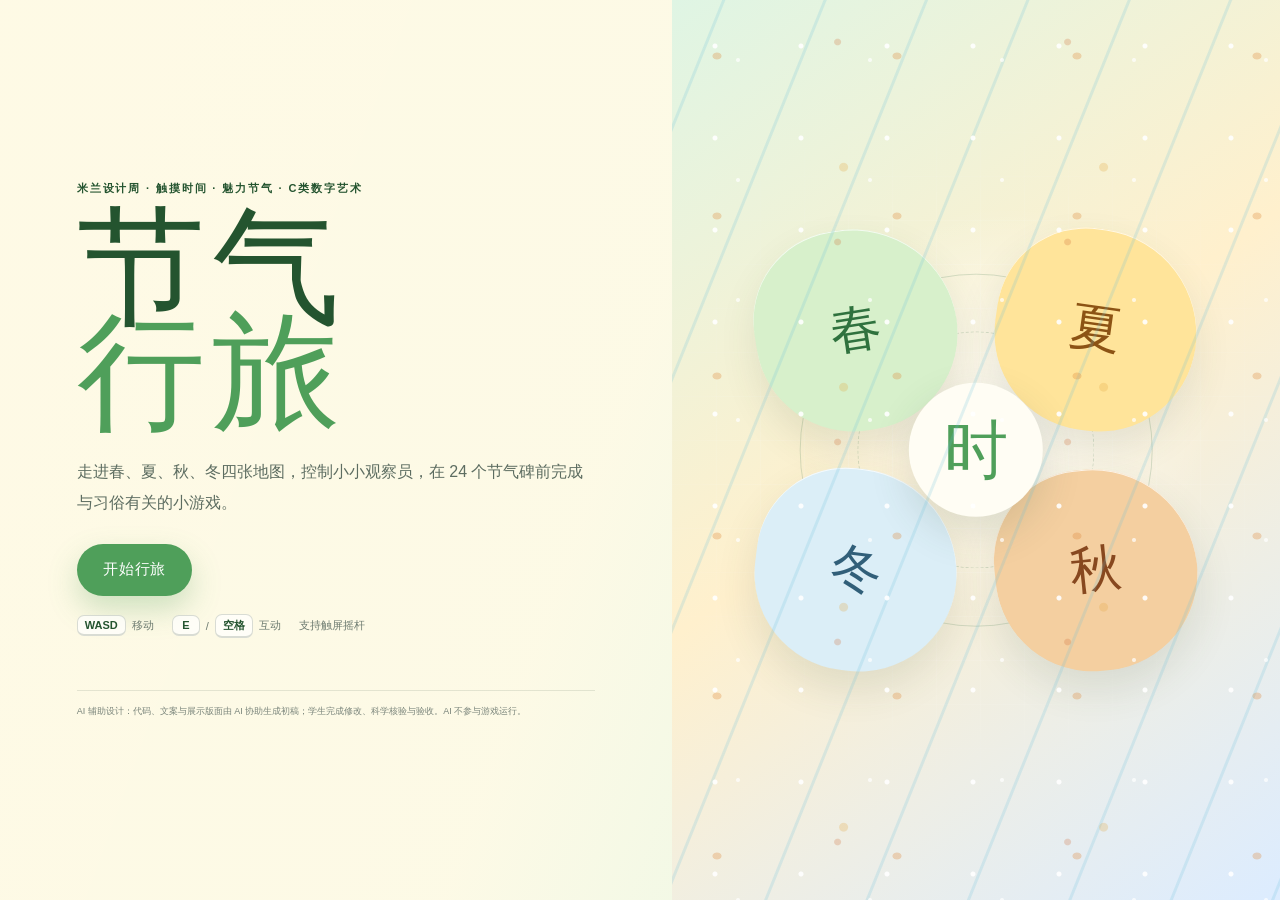
<file: index.html>
<!doctype html>
<html lang="zh-CN">
<head>
  <meta charset="utf-8">
  <meta name="viewport" content="width=device-width, initial-scale=1, viewport-fit=cover">
  <meta name="theme-color" content="#dff5e4">
  <meta name="description" content="节气行旅：在明亮的四季地图中行走，完成24个与节气习俗相关的小游戏。米兰设计周触摸时间·魅力节气C类数字艺术。">
  <title>节气行旅 · 四季习俗小游戏</title>
  <link rel="icon" href="data:image/svg+xml,%3Csvg xmlns='http://www.w3.org/2000/svg' viewBox='0 0 64 64'%3E%3Crect width='64' height='64' rx='15' fill='%23fff8df'/%3E%3Ccircle cx='32' cy='32' r='23' fill='%238bd36f'/%3E%3Ccircle cx='32' cy='32' r='10' fill='%23ef9aa8'/%3E%3Cpath d='M32 7v8M32 49v8M7 32h8M49 32h8' stroke='%2324542f' stroke-width='2'/%3E%3C/svg%3E">
  <link rel="stylesheet" href="css/styles.css">
  <script src="js/data.js" defer></script>
  <script src="js/game.js" defer></script>
</head>
<body>
  <div class="game-shell season-spring" id="gameShell">
    <canvas id="gameCanvas" aria-label="四季节气探索地图"></canvas>

    <header class="game-hud" id="gameHud" hidden>
      <button class="hud-brand" id="menuBtn" aria-label="返回主菜单">
        <span class="hud-brand__mark">时</span>
        <span><strong>节气行旅</strong><small>四季习俗卷</small></span>
      </button>
      <nav class="season-tabs" id="seasonTabs" aria-label="选择季节"></nav>
      <div class="hud-status">
        <span class="hud-pill"><b id="stationCount">0 / 6</b><small>本节气</small></span>
        <span class="hud-pill hud-pill--stars"><b id="starCount">★ 0</b><small>行旅星</small></span>
        <button class="hud-icon" id="soundBtn" aria-label="切换声音" aria-pressed="true">
          <svg viewBox="0 0 24 24" aria-hidden="true"><path d="M4 9v6h4l5 4V5L8 9H4z"/><path class="sound-wave" d="M16 8c1.4 1.1 2 2.4 2 4s-.6 2.9-2 4M19 5c2.3 1.9 3.4 4.2 3.4 7S21.3 17.1 19 19"/></svg>
        </button>
      </div>
    </header>

    <div class="weather-chip" id="weatherChip" hidden><span class="weather-chip__dot"></span><span id="weatherLabel"></span></div>
    <div class="world-help" id="worldHelp" hidden><kbd>WASD</kbd><span>移动</span><kbd>E</kbd><span>互动</span></div>
    <div class="interaction-prompt" id="interactionPrompt" hidden>
      <span class="interaction-prompt__key">E</span>
      <span><small>靠近节气碑</small><strong id="nearStationName">进入小游戏</strong></span>
    </div>

    <div class="touch-controls" id="touchControls" hidden>
      <div class="joystick" id="joystick" aria-label="虚拟摇杆">
        <div class="joystick__stick" id="joystickStick"></div>
      </div>
      <button class="action-button" id="actionBtn" aria-label="互动">行</button>
    </div>

    <section class="menu-screen" id="menu" aria-labelledby="mainTitle">
      <div class="menu-copy">
        <p class="menu-eyebrow">米兰设计周 · 触摸时间 · 魅力节气 · C类数字艺术</p>
        <h1 id="mainTitle">节气<br><em>行旅</em></h1>
        <p class="menu-lead">走进春、夏、秋、冬四张地图，控制小小观察员，在 24 个节气碑前完成与习俗有关的小游戏。</p>
        <div class="menu-actions">
          <button class="primary-button" id="startBtn">开始行旅</button>
          <button class="secondary-button" id="continueBtn" hidden>继续行旅</button>
        </div>
        <div class="menu-controls">
          <span><kbd>WASD</kbd> 移动</span>
          <span><kbd>E</kbd> / <kbd>空格</kbd> 互动</span>
          <span>支持触屏摇杆</span>
        </div>
        <div class="menu-seasons" id="menuSeasons" aria-label="四季进度"></div>
        <p class="ai-disclosure">AI 辅助设计：代码、文案与展示版面由 AI 协助生成初稿；学生完成修改、科学核验与验收。AI 不参与游戏运行。</p>
      </div>
      <div class="menu-art" aria-hidden="true">
        <div class="menu-orbit menu-orbit--one"></div>
        <div class="menu-orbit menu-orbit--two"></div>
        <div class="menu-season-bloom">
          <span class="bloom bloom--spring">春</span>
          <span class="bloom bloom--summer">夏</span>
          <span class="bloom bloom--autumn">秋</span>
          <span class="bloom bloom--winter">冬</span>
          <span class="bloom-core">时</span>
        </div>
        <div class="menu-weather menu-weather--rain"></div>
        <div class="menu-weather menu-weather--leaves"></div>
        <div class="menu-weather menu-weather--snow"></div>
      </div>
    </section>

    <section class="mini-overlay" id="miniOverlay" hidden aria-labelledby="miniTitle">
      <div class="mini-panel">
        <header class="mini-head">
          <div>
            <p id="miniSeason">春之章</p>
            <h2 id="miniTitle">节气小游戏</h2>
            <span id="miniCustom">习俗</span>
          </div>
          <button class="mini-close" id="miniClose" aria-label="退出小游戏">×</button>
        </header>
        <div class="mini-canvas-wrap">
          <canvas id="miniCanvas" width="960" height="560" aria-label="节气习俗小游戏画面"></canvas>
        </div>
        <footer class="mini-foot">
          <span id="miniHint"></span>
          <div class="mini-progress" id="miniProgress"></div>
        </footer>
      </div>
    </section>

    <section class="chapter-overlay" id="chapterOverlay" hidden>
      <div class="chapter-card">
        <span class="chapter-seal" id="chapterSeal">春</span>
        <p id="chapterKicker">春之章 · 雨生</p>
        <h2 id="chapterTitle">这一季的节气碑都亮了</h2>
        <div class="chapter-stars" id="chapterStars"></div>
        <p id="chapterCopy"></p>
        <div class="chapter-actions">
          <button class="primary-button" id="nextSeasonBtn">前往下一季</button>
          <button class="secondary-button" id="staySeasonBtn">继续漫步</button>
        </div>
      </div>
    </section>

    <section class="final-overlay" id="finalOverlay" hidden>
      <div class="final-card">
        <p class="menu-eyebrow">四季行旅 · 完整通关</p>
        <h2>时间重新行走了</h2>
        <div class="final-score" id="finalScore"></div>
        <p>你走过了春的细雨、夏的烈日、秋的落叶和冬的雪。二十四节气碑与习俗小游戏已全部点亮。</p>
        <button class="primary-button" id="replayBtn">再走一遍</button>
      </div>
    </section>

    <div class="toast" id="toast" role="status" aria-live="polite"></div>
  </div>

  <noscript><div class="noscript">本游戏需要启用 JavaScript 才能运行。</div></noscript>
</body>
</html>
</file>
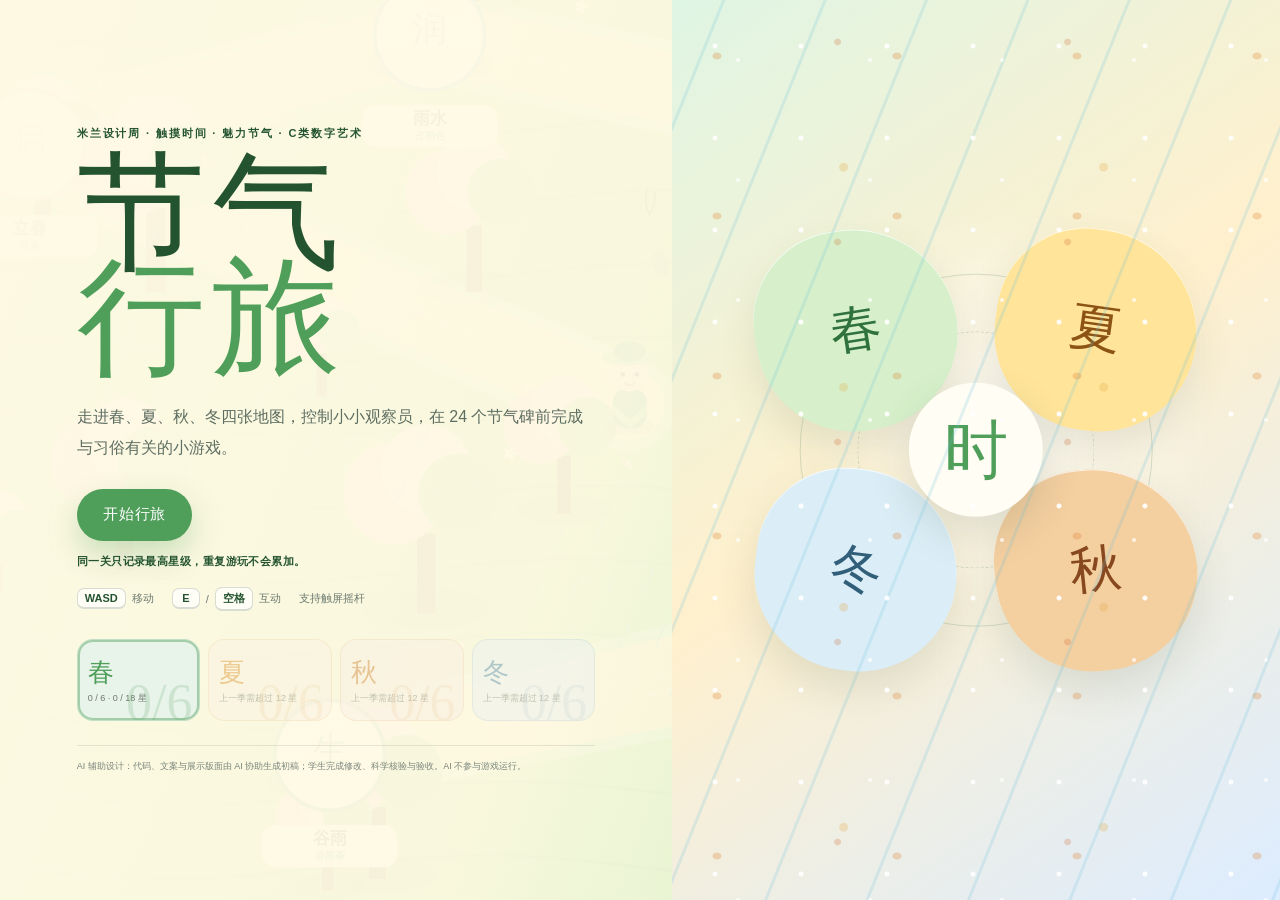
<file: output/节气行旅_离线版.html>
<!doctype html>
<html lang="zh-CN">
<head>
  <meta charset="utf-8">
  <meta name="viewport" content="width=device-width, initial-scale=1, viewport-fit=cover">
  <meta name="theme-color" content="#dff5e4">
  <meta name="description" content="节气行旅：在明亮的四季地图中行走，完成24个与节气习俗相关的小游戏。米兰设计周触摸时间·魅力节气C类数字艺术。">
  <title>节气行旅 · 四季习俗小游戏（单文件离线版）</title>
  <link rel="icon" href="data:image/svg+xml,%3Csvg xmlns='http://www.w3.org/2000/svg' viewBox='0 0 64 64'%3E%3Crect width='64' height='64' rx='15' fill='%23fff8df'/%3E%3Ccircle cx='32' cy='32' r='23' fill='%238bd36f'/%3E%3Ccircle cx='32' cy='32' r='10' fill='%23ef9aa8'/%3E%3Cpath d='M32 7v8M32 49v8M7 32h8M49 32h8' stroke='%2324542f' stroke-width='2'/%3E%3C/svg%3E">
  <style>
:root {
  --ink: #26312c;
  --soft: #64716a;
  --paper: #fffdf4;
  --cream: #fff8e6;
  --line: rgba(45, 67, 51, .13);
  --shadow: 0 20px 60px rgba(51, 74, 48, .18);
  --season: #4f9f5a;
  --season-bright: #8bd36f;
  --season-pale: #e9f8d8;
  --season-ink: #24542f;
  --sky: #dff6ef;
  --ground: #a9df77;
  --path: #f5df9d;
  --water: #86ddeb;
  --font-ui: "PingFang SC", "Microsoft YaHei UI", "Microsoft YaHei", sans-serif;
  --font-display: "Songti SC", "STSong", "Noto Serif CJK SC", "SimSun", serif;
  --safe-bottom: env(safe-area-inset-bottom, 0px);
}

* { box-sizing: border-box; }
[hidden] { display: none !important; }
html, body { width: 100%; height: 100%; margin: 0; overflow: hidden; }
body {
  color: var(--ink);
  background: var(--season-pale);
  font-family: var(--font-ui);
  font-size: 16px;
  -webkit-font-smoothing: antialiased;
  text-rendering: optimizeLegibility;
}
button { font: inherit; color: inherit; touch-action: manipulation; }
button:focus-visible, canvas:focus-visible { outline: 3px solid var(--season-bright); outline-offset: 3px; }
kbd {
  min-width: 28px;
  display: inline-grid;
  place-items: center;
  padding: 3px 7px;
  border: 1px solid rgba(45,67,51,.18);
  border-bottom-width: 2px;
  border-radius: 7px;
  background: rgba(255,255,255,.7);
  color: var(--season-ink);
  font: 600 11px var(--font-ui);
}
::selection { background: var(--season-bright); color: var(--season-ink); }

.game-shell { position: relative; width: 100%; height: 100dvh; min-height: 560px; overflow: hidden; background: var(--sky); transition: background .5s ease; }
#gameCanvas { position: absolute; inset: 0; width: 100%; height: 100%; display: block; }
.game-shell.season-spring { --season:#4f9f5a; --season-bright:#8bd36f; --season-pale:#e9f8d8; --season-ink:#24542f; --sky:#dff6ef; --ground:#a9df77; --path:#f5df9d; --water:#86ddeb; }
.game-shell.season-summer { --season:#dc8d26; --season-bright:#ffc84b; --season-pale:#fff0c4; --season-ink:#6b3b12; --sky:#c8f3ff; --ground:#7fd064; --path:#f0cc73; --water:#42c7df; }
.game-shell.season-autumn { --season:#d17f2f; --season-bright:#f6bd55; --season-pale:#fff0cf; --season-ink:#653815; --sky:#fff0cf; --ground:#e8ba5d; --path:#d69343; --water:#72c8ca; }
.game-shell.season-winter { --season:#4c86ad; --season-bright:#8fd3e8; --season-pale:#eefbff; --season-ink:#23465d; --sky:#e9fbff; --ground:#f4fbfd; --path:#c6dce7; --water:#a9deed; }

/* HUD */
.game-hud {
  position: absolute;
  top: 18px;
  left: max(18px, 3vw);
  right: max(18px, 3vw);
  z-index: 20;
  min-height: 64px;
  display: flex;
  align-items: center;
  gap: 18px;
  padding: 9px 12px 9px 10px;
  border: 1px solid rgba(255,255,255,.72);
  border-radius: 22px;
  background: rgba(255,253,244,.83);
  box-shadow: 0 10px 32px rgba(48,68,51,.15);
  backdrop-filter: blur(16px);
}
.hud-brand { display: flex; align-items: center; gap: 9px; flex: 0 0 auto; padding: 0; border: 0; background: transparent; cursor: pointer; text-align: left; }
.hud-brand__mark { width: 42px; height: 42px; display: grid; place-items: center; border-radius: 14px; color: var(--season-ink); background: var(--season-pale); font-family: var(--font-display); font-size: 22px; box-shadow: inset 0 0 0 1px color-mix(in srgb, var(--season) 22%, transparent); }
.hud-brand strong { display: block; color: var(--season-ink); font-family: var(--font-display); font-size: 19px; line-height: 1.1; letter-spacing: .08em; }
.hud-brand small { display: block; margin-top: 3px; color: var(--soft); font-size: 8px; letter-spacing: .18em; }
.season-tabs { display: flex; align-items: center; gap: 6px; flex: 1 1 auto; min-width: 0; }
.season-tab { min-height: 42px; flex: 1 1 0; padding: 6px 11px; border: 1px solid transparent; border-radius: 13px; background: transparent; color: var(--soft); cursor: pointer; font-size: 12px; white-space: nowrap; transition: .2s ease; }
.season-tab span { display: inline-block; width: 8px; height: 8px; margin-right: 6px; border-radius: 50%; background: var(--tab-color); }
.season-tab:hover:not(:disabled) { background: color-mix(in srgb, var(--tab-color) 10%, transparent); color: var(--tab-color); }
.season-tab.is-active { border-color: color-mix(in srgb, var(--tab-color) 30%, transparent); background: color-mix(in srgb, var(--tab-color) 13%, #fff); color: var(--tab-color); font-weight: 700; }
.season-tab:disabled { opacity: .35; cursor: not-allowed; }
.hud-status { display: flex; align-items: center; gap: 7px; flex: 0 0 auto; }
.hud-pill { min-width: 70px; padding: 5px 10px; border-radius: 11px; background: var(--season-pale); text-align: center; }
.hud-pill b { display: block; color: var(--season-ink); font-family: var(--font-display); font-size: 16px; line-height: 1.1; }
.hud-pill small { display: block; margin-top: 2px; color: var(--soft); font-size: 8px; }
.hud-pill--stars b { color: #c98b13; }
.hud-icon { width: 42px; height: 42px; display: grid; place-items: center; border: 1px solid var(--line); border-radius: 13px; background: rgba(255,255,255,.55); color: var(--season-ink); cursor: pointer; }
.hud-icon svg { width: 20px; height: 20px; fill: none; stroke: currentColor; stroke-width: 1.7; stroke-linecap: round; stroke-linejoin: round; }
.hud-icon.is-muted .sound-wave { display: none; }
.weather-chip { position: absolute; top: 98px; left: max(18px, 3vw); z-index: 19; display: inline-flex; align-items: center; gap: 8px; padding: 7px 12px; border-radius: 999px; background: rgba(255,255,255,.68); color: var(--season-ink); box-shadow: 0 6px 18px rgba(48,68,51,.1); font-size: 11px; backdrop-filter: blur(10px); }
.weather-chip__dot { width: 7px; height: 7px; border-radius: 50%; background: var(--season); box-shadow: 0 0 0 4px var(--season-pale); }
.world-help { position: absolute; left: max(18px, 3vw); bottom: calc(22px + var(--safe-bottom)); z-index: 14; display: flex; align-items: center; gap: 7px; padding: 8px 12px; border-radius: 999px; background: rgba(255,255,255,.7); color: var(--soft); font-size: 11px; box-shadow: 0 7px 20px rgba(48,68,51,.1); backdrop-filter: blur(10px); }
.interaction-prompt { border: 0; cursor: pointer; text-align: left; font: inherit; color: inherit; position: absolute; left: 50%; bottom: calc(32px + var(--safe-bottom)); z-index: 18; min-width: 230px; display: flex; align-items: center; gap: 11px; padding: 10px 16px 10px 10px; border: 1px solid rgba(255,255,255,.9); border-radius: 18px; background: rgba(255,253,244,.92); box-shadow: 0 16px 42px rgba(48,68,51,.2); transform: translateX(-50%); animation: prompt-in .25s ease both; }
.interaction-prompt:hover .interaction-prompt__key, .interaction-prompt:focus-visible .interaction-prompt__key { transform: scale(1.07); }
.interaction-prompt__key { transition: transform .16s ease; width: 37px; height: 37px; display: grid; place-items: center; border-radius: 12px; background: var(--season); color: #fff; font-family: var(--font-display); font-size: 17px; box-shadow: 0 5px 14px color-mix(in srgb, var(--season) 28%, transparent); }
.interaction-prompt small { display: block; color: var(--soft); font-size: 9px; }
.interaction-prompt strong { display: block; color: var(--season-ink); font-size: 13px; }
@keyframes prompt-in { from { opacity: 0; transform: translate(-50%, 8px); } to { opacity: 1; transform: translate(-50%, 0); } }

/* Touch controls */
.touch-controls { position: absolute; inset: auto 16px calc(18px + var(--safe-bottom)); z-index: 25; display: flex; justify-content: space-between; align-items: flex-end; pointer-events: none; }
.joystick { position: relative; width: 106px; height: 106px; border: 1px solid rgba(255,255,255,.75); border-radius: 50%; background: rgba(255,253,244,.42); box-shadow: inset 0 0 0 1px rgba(45,67,51,.08), 0 12px 30px rgba(48,68,51,.14); pointer-events: auto; touch-action: none; backdrop-filter: blur(8px); }
.joystick::before, .joystick::after { content: ""; position: absolute; left: 25%; right: 25%; top: 50%; height: 1px; background: rgba(45,67,51,.08); }
.joystick::after { transform: rotate(90deg); }
.joystick__stick { position: absolute; left: 50%; top: 50%; width: 46px; height: 46px; border-radius: 50%; background: rgba(255,253,244,.9); border: 1px solid rgba(255,255,255,.9); box-shadow: 0 8px 20px rgba(48,68,51,.18); transform: translate(-50%, -50%); }
.action-button { width: 74px; height: 74px; border: 0; border-radius: 50%; background: var(--season); color: #fff; font-family: var(--font-display); font-size: 25px; box-shadow: 0 12px 28px color-mix(in srgb, var(--season) 32%, transparent), inset 0 1px 0 rgba(255,255,255,.4); pointer-events: auto; cursor: pointer; }
.action-button:active { transform: scale(.94); }

/* Menu */
.menu-screen { position: absolute; inset: 0; z-index: 30; display: grid; grid-template-columns: minmax(0, 1.05fr) minmax(380px, .95fr); overflow: hidden; background: linear-gradient(110deg, rgba(255,250,229,.98) 0%, rgba(255,250,229,.93) 48%, rgba(214,246,225,.64) 100%); }
.menu-copy { position: relative; z-index: 2; display: flex; flex-direction: column; justify-content: center; padding: clamp(28px, 6vw, 96px); }
.menu-eyebrow { margin: 0 0 20px; color: var(--season-ink); font-size: 11px; font-weight: 700; letter-spacing: .17em; }
.menu-copy h1 { margin: 0; color: var(--season-ink); font-family: var(--font-display); font-size: clamp(74px, 10vw, 152px); font-weight: 500; line-height: .82; letter-spacing: .06em; }
.menu-copy h1 em { color: var(--season); font-style: normal; }
.menu-lead { max-width: 530px; margin: 30px 0 26px; color: #5d6d61; font-size: 16px; line-height: 1.95; }
.menu-actions { display: flex; flex-wrap: wrap; gap: 11px; }
.primary-button, .secondary-button { min-height: 52px; padding: 12px 26px; border-radius: 999px; font-size: 15px; letter-spacing: .06em; cursor: pointer; transition: transform .18s ease, box-shadow .18s ease; }
.primary-button { border: 0; background: var(--season); color: #fff; box-shadow: 0 13px 30px color-mix(in srgb, var(--season) 28%, transparent); }
.primary-button:hover { transform: translateY(-2px); box-shadow: 0 17px 34px color-mix(in srgb, var(--season) 35%, transparent); }
.secondary-button { border: 1px solid color-mix(in srgb, var(--season) 28%, #fff); background: rgba(255,255,255,.62); color: var(--season-ink); }
.secondary-button:hover { transform: translateY(-2px); background: #fff; }
.score-rule { margin: 13px 0 0; color: var(--season-ink); font-size: 11px; font-weight: 700; letter-spacing: .04em; }
.menu-controls { display: flex; flex-wrap: wrap; gap: 10px 18px; margin-top: 18px; color: #6d7b70; font-size: 11px; }
.menu-controls span { display: inline-flex; align-items: center; gap: 6px; }
.menu-seasons { display: grid; grid-template-columns: repeat(4, minmax(0, 1fr)); gap: 8px; max-width: 590px; margin-top: 28px; }
.menu-season { position: relative; min-height: 82px; padding: 12px 10px; border: 1px solid color-mix(in srgb, var(--season-color) 25%, transparent); border-radius: 16px; background: color-mix(in srgb, var(--season-color) 13%, #fff); color: var(--season-color); text-align: left; cursor: pointer; overflow: hidden; }
.menu-season::after { content: attr(data-count); position: absolute; right: 7px; bottom: -9px; color: color-mix(in srgb, var(--season-color) 18%, transparent); font-family: var(--font-display); font-size: 52px; line-height: 1; }
.menu-season strong { display: block; font-family: var(--font-display); font-size: 26px; font-weight: 500; }
.menu-season small { display: block; margin-top: 2px; color: #6f786e; font-size: 9px; }
.menu-season:disabled { opacity: .42; cursor: not-allowed; }
.menu-season.is-current { box-shadow: inset 0 0 0 2px color-mix(in srgb, var(--season-color) 46%, transparent); }
.ai-disclosure { max-width: 640px; margin: 24px 0 0; padding-top: 13px; border-top: 1px solid rgba(45,67,51,.12); color: #7a857b; font-size: 9px; line-height: 1.7; }
.menu-art { position: relative; overflow: hidden; background: radial-gradient(circle at 55% 46%, rgba(255,255,255,.8), transparent 35%), linear-gradient(145deg, #dff5e4, #fff0cd 48%, #dcecff); }
.menu-art::before { content: ""; position: absolute; inset: 0; background-image: linear-gradient(rgba(255,255,255,.22) 1px, transparent 1px), linear-gradient(90deg, rgba(255,255,255,.22) 1px, transparent 1px); background-size: 44px 44px; mask-image: radial-gradient(circle at 50%, #000, transparent 72%); }
.menu-orbit { position: absolute; left: 50%; top: 50%; border: 1px solid rgba(83,134,91,.22); border-radius: 50%; transform: translate(-50%, -50%); }
.menu-orbit--one { width: 58%; aspect-ratio: 1; animation: slow-spin 38s linear infinite; }
.menu-orbit--two { width: 39%; aspect-ratio: 1; border-style: dashed; animation: slow-spin-reverse 27s linear infinite; }
@keyframes slow-spin { to { transform: translate(-50%, -50%) rotate(360deg); } }
@keyframes slow-spin-reverse { to { transform: translate(-50%, -50%) rotate(-360deg); } }
.menu-season-bloom { position: absolute; left: 50%; top: 50%; width: min(46vw, 480px); aspect-ratio: 1; transform: translate(-50%, -50%); }
.bloom { position: absolute; width: 42%; height: 42%; display: grid; place-items: center; border-radius: 46% 54% 50% 50%; font-family: var(--font-display); font-size: clamp(29px, 4vw, 56px); box-shadow: 0 18px 38px rgba(60,86,58,.12), inset 0 1px 0 rgba(255,255,255,.75); }
.bloom--spring { left: 4%; top: 4%; background: #d7f0cb; color: #2f723e; transform: rotate(-9deg); }
.bloom--summer { right: 4%; top: 4%; background: #ffe49a; color: #8c5314; transform: rotate(8deg); }
.bloom--autumn { right: 4%; bottom: 4%; background: #f4cfa0; color: #87481f; transform: rotate(-6deg); }
.bloom--winter { left: 4%; bottom: 4%; background: #dbeef7; color: #315f79; transform: rotate(7deg); }
.bloom-core { position: absolute; left: 50%; top: 50%; width: 28%; aspect-ratio: 1; display: grid; place-items: center; border-radius: 50%; background: #fffdf4; color: var(--season); font-family: var(--font-display); font-size: clamp(34px, 5vw, 70px); box-shadow: 0 16px 40px rgba(56,82,59,.16); transform: translate(-50%, -50%); }
.menu-weather { position: absolute; inset: 0; pointer-events: none; }
.menu-weather--rain { background-image: repeating-linear-gradient(112deg, transparent 0 46px, rgba(100,189,217,.28) 47px 49px, transparent 50px 94px); opacity: .7; animation: rain-shift 2.4s linear infinite; }
.menu-weather--leaves { background-image: radial-gradient(ellipse at 25% 35%, rgba(221,134,55,.3) 0 4px, transparent 5px), radial-gradient(ellipse at 72% 21%, rgba(203,100,45,.24) 0 3px, transparent 4px), radial-gradient(ellipse at 66% 76%, rgba(226,166,62,.26) 0 4px, transparent 5px); background-size: 180px 160px, 230px 200px, 260px 220px; animation: leaf-drift 9s ease-in-out infinite alternate; }
.menu-weather--snow { background-image: radial-gradient(circle, rgba(255,255,255,.9) 0 2px, transparent 3px), radial-gradient(circle, rgba(255,255,255,.7) 0 1.5px, transparent 2.5px); background-size: 86px 92px, 132px 120px; animation: snow-drift 11s linear infinite; }
@keyframes rain-shift { to { background-position: 0 94px; } }
@keyframes leaf-drift { to { background-position: 22px 18px, -14px 25px, 12px -12px; } }
@keyframes snow-drift { to { background-position: 18px 92px, -22px 120px; } }

/* Mini-game overlay */
.mini-overlay { position: absolute; inset: 0; z-index: 60; display: grid; place-items: center; padding: clamp(10px, 2vw, 24px); background: rgba(235,247,233,.66); backdrop-filter: blur(12px); }
.mini-panel { width: min(1120px, 96vw); max-height: 94dvh; display: flex; flex-direction: column; padding: 15px; border: 1px solid rgba(255,255,255,.9); border-radius: 28px; background: rgba(255,253,244,.96); box-shadow: 0 30px 100px rgba(48,70,48,.24); animation: card-in .3s cubic-bezier(.2,.8,.2,1) both; }
@keyframes card-in { from { opacity: 0; transform: translateY(18px) scale(.97); } to { opacity: 1; transform: none; } }
.mini-head { display: flex; justify-content: space-between; align-items: flex-start; gap: 16px; padding: 3px 5px 12px; }
.mini-head p { margin: 0 0 2px; color: var(--season); font-size: 10px; font-weight: 700; letter-spacing: .15em; }
.mini-head h2 { margin: 0; color: var(--season-ink); font-family: var(--font-display); font-size: clamp(24px, 3vw, 34px); font-weight: 500; }
.mini-head span { display: inline-block; margin-top: 4px; padding: 2px 8px; border-radius: 999px; background: var(--season-pale); color: var(--season-ink); font-size: 9px; }
.mini-close { width: 42px; height: 42px; border: 1px solid var(--line); border-radius: 50%; background: #fff; color: var(--soft); font-size: 24px; cursor: pointer; }
.mini-close:hover { color: var(--season-ink); background: var(--season-pale); }
.mini-canvas-wrap { min-height: 0; overflow: hidden; border-radius: 18px; background: var(--season-pale); }
#miniCanvas { display: block; width: 100%; height: auto; max-height: calc(94dvh - 155px); object-fit: contain; touch-action: none; cursor: pointer; }
.mini-foot { display: flex; align-items: center; justify-content: space-between; gap: 14px; padding: 11px 5px 1px; color: var(--soft); font-size: 11px; }
.mini-progress { color: var(--season-ink); font-family: var(--font-display); font-size: 15px; white-space: nowrap; }

/* Completion overlays */
.chapter-overlay, .final-overlay { position: absolute; inset: 0; z-index: 80; display: grid; place-items: center; padding: 18px; background: rgba(255,250,229,.75); backdrop-filter: blur(12px); }
.chapter-card, .final-card { width: min(520px, 94vw); padding: 34px; border: 1px solid rgba(255,255,255,.95); border-radius: 28px; background: #fffdf4; box-shadow: 0 30px 90px rgba(48,70,48,.2); text-align: center; animation: card-in .35s ease both; }
.chapter-seal { width: 72px; height: 72px; display: grid; place-items: center; margin: 0 auto 15px; border-radius: 24px; background: var(--season-pale); color: var(--season); font-family: var(--font-display); font-size: 34px; }
.chapter-card > p:first-of-type, .final-card .menu-eyebrow { margin: 0 0 6px; color: var(--season); font-size: 10px; font-weight: 700; letter-spacing: .15em; }
.chapter-card h2, .final-card h2 { margin: 0 0 12px; color: var(--season-ink); font-family: var(--font-display); font-size: 30px; font-weight: 500; }
.chapter-stars { color: #e0a728; font-size: 28px; letter-spacing: .12em; }
.chapter-card > p:last-of-type, .final-card > p { margin: 12px 0 22px; color: var(--soft); font-size: 13px; line-height: 1.9; }
.chapter-actions { display: flex; justify-content: center; flex-wrap: wrap; gap: 9px; }
.final-score { margin: 18px 0; color: var(--season-ink); font-family: var(--font-display); font-size: 38px; }

.toast { position: absolute; left: 50%; bottom: calc(28px + var(--safe-bottom)); z-index: 100; max-width: 88vw; padding: 10px 18px; border-radius: 999px; background: rgba(255,253,244,.94); color: var(--season-ink); box-shadow: 0 15px 40px rgba(48,70,48,.2); font-size: 12px; opacity: 0; pointer-events: none; transform: translate(-50%, 10px); transition: .25s ease; }
.toast.is-visible { opacity: 1; transform: translate(-50%, 0); }
.noscript { position: fixed; inset: auto 15px 15px; z-index: 999; padding: 14px; border-radius: 12px; background: #fff; color: #702d24; text-align: center; }

@media (max-width: 900px) {
  .game-hud { gap: 9px; }
  .hud-brand small { display: none; }
  .season-tab { padding-inline: 7px; font-size: 10px; }
  .hud-pill { min-width: 58px; padding-inline: 8px; }
  .menu-screen { grid-template-columns: 1fr; }
  .menu-copy { justify-content: center; padding: clamp(28px, 8vw, 70px); background: linear-gradient(90deg, rgba(255,250,229,.92), rgba(255,250,229,.72)); }
  .menu-art { position: absolute; inset: 0; z-index: -1; opacity: .74; }
  .menu-copy h1 { font-size: clamp(72px, 17vw, 120px); }
  .menu-lead { max-width: 560px; }
}
@media (max-width: 640px) {
  .game-shell { min-height: 500px; }
  .game-hud { top: 8px; left: 8px; right: 8px; min-height: 54px; padding: 6px; border-radius: 17px; gap: 6px; }
  .hud-brand { gap: 0; }
  .hud-brand__mark { width: 38px; height: 38px; border-radius: 12px; font-size: 19px; }
  .hud-brand > span:last-child { display: none; }
  .season-tabs { gap: 2px; }
  .season-tab { min-height: 38px; padding: 4px 5px; font-size: 9px; border-radius: 10px; }
  .season-tab span { width: 6px; height: 6px; margin-right: 3px; }
  .hud-status { gap: 4px; }
  .hud-pill { min-width: 48px; padding: 4px 6px; border-radius: 9px; }
  .hud-pill b { font-size: 13px; }
  .hud-pill small { font-size: 7px; }
  .hud-icon { width: 38px; height: 38px; border-radius: 11px; }
  .weather-chip { top: 71px; left: 9px; font-size: 9px; padding: 5px 9px; }
  .world-help { display: none; }
  .interaction-prompt { bottom: calc(122px + var(--safe-bottom)); min-width: 205px; padding: 8px 13px 8px 8px; }
  .interaction-prompt__key { width: 33px; height: 33px; }
  .touch-controls { inset: auto 12px calc(12px + var(--safe-bottom)); }
  .joystick { width: 94px; height: 94px; }
  .joystick__stick { width: 42px; height: 42px; }
  .action-button { width: 68px; height: 68px; font-size: 22px; }
  .menu-copy { padding: 28px 22px; }
  .menu-eyebrow { margin-bottom: 15px; font-size: 9px; }
  .menu-copy h1 { font-size: clamp(72px, 24vw, 108px); }
  .menu-lead { margin: 24px 0 20px; font-size: 13px; }
  .menu-actions .primary-button, .menu-actions .secondary-button { flex: 1 1 auto; min-height: 48px; padding-inline: 18px; font-size: 13px; }
  .menu-seasons { grid-template-columns: 1fr 1fr; margin-top: 19px; }
  .menu-season { min-height: 66px; }
  .menu-season strong { font-size: 21px; }
  .ai-disclosure { margin-top: 15px; font-size: 8px; }
  .mini-overlay { padding: 4px; }
  .mini-panel { width: 100%; max-height: 98dvh; padding: 9px; border-radius: 20px; }
  .mini-head { padding: 2px 3px 8px; }
  .mini-head h2 { font-size: 22px; }
  .mini-head p { font-size: 8px; }
  .mini-foot { flex-direction: column; align-items: flex-start; gap: 4px; padding-top: 7px; font-size: 9px; }
  .mini-progress { font-size: 12px; }
  #miniCanvas { max-height: calc(98dvh - 145px); }
  .chapter-card, .final-card { padding: 26px 20px; }
}
@media (prefers-reduced-motion: reduce) {
  *, *::before, *::after { animation-duration: .01ms !important; animation-iteration-count: 1 !important; transition-duration: .01ms !important; }
}
@media (max-width: 640px) {
  .season-tabs { overflow-x: auto; scrollbar-width: none; }
  .season-tabs::-webkit-scrollbar { display: none; }
  .season-tab small { display: none; }
}
.mini-start { min-height: 44px; padding: 9px 20px; border: 0; border-radius: 999px; background: var(--season); color: #fff; font-size: 13px; font-weight: 700; letter-spacing: .08em; cursor: pointer; box-shadow: 0 9px 22px color-mix(in srgb, var(--season) 26%, transparent); }
.mini-start:hover { transform: translateY(-1px); filter: brightness(1.03); }
@media (max-width: 640px) { .mini-start { width: 100%; } }

</style>
  <script>
/* 节气行旅 · 四季平面探索版数据
 * 24 个节气 = 4 季 × 6 个习俗小游戏。所有画面由 Canvas / CSS 原创生成。
 */
window.JOURNEY_DATA = {
  version: 2,
  seasons: {
    spring: {
      id: 'spring', name: '春', title: '春之章 · 雨生', subtitle: '雨水落进新芽，纸鸢飞过田埂',
      color: '#4f9f5a', bright: '#8bd36f', pale: '#e9f8d8', ink: '#24542f',
      sky: '#dff6ef', ground: '#a9df77', path: '#f5df9d', water: '#86ddeb',
      weather: 'rain', weatherLabel: '细雨 · 花瓣', motto: '东风解冻，万物起始',
      start: { x: 920, y: 620 }, portal: { x: 1640, y: 720 },
      terms: ['lichun', 'yushui', 'jingzhe', 'chunfen', 'qingming', 'guyu']
    },
    summer: {
      id: 'summer', name: '夏', title: '夏之章 · 长明', subtitle: '烈日照见稻田，蝉声藏在树荫',
      color: '#dc8d26', bright: '#ffc84b', pale: '#fff0c4', ink: '#6b3b12',
      sky: '#c8f3ff', ground: '#7fd064', path: '#f0cc73', water: '#42c7df',
      weather: 'sun', weatherLabel: '烈日 · 蝉鸣', motto: '日高天远，草木并秀',
      start: { x: 920, y: 620 }, portal: { x: 1640, y: 720 },
      terms: ['lixia', 'xiaoman', 'mangzhong', 'xiazhi', 'xiaoshu', 'dashu']
    },
    autumn: {
      id: 'autumn', name: '秋', title: '秋之章 · 丰收', subtitle: '柿子染红山坡，河灯带走心愿',
      color: '#d17f2f', bright: '#f6bd55', pale: '#fff0cf', ink: '#653815',
      sky: '#fff0cf', ground: '#e8ba5d', path: '#d69343', water: '#72c8ca',
      weather: 'leaves', weatherLabel: '落叶 · 金风', motto: '金气初动，万物收成',
      start: { x: 920, y: 620 }, portal: { x: 1640, y: 720 },
      terms: ['liqiu', 'chushu', 'bailu', 'qiufen', 'hanlu', 'shuangjiang']
    },
    winter: {
      id: 'winter', name: '冬', title: '冬之章 · 瑞雪', subtitle: '雪落屋檐，灯火照亮归途',
      color: '#4c86ad', bright: '#8fd3e8', pale: '#eefbff', ink: '#23465d',
      sky: '#e9fbff', ground: '#f4fbfd', path: '#c6dce7', water: '#a9deed',
      weather: 'snow', weatherLabel: '大雪 · 冰晶', motto: '玄英闭藏，静待阳生',
      start: { x: 920, y: 620 }, portal: { x: 1640, y: 720 },
      terms: ['lidong', 'xiaoxue', 'daxue', 'dongzhi', 'xiaohan', 'dahan']
    }
  },
  terms: [
    {
      id: 'lichun', name: '立春', season: 'spring', glyph: '启', custom: '咬春', title: '春盘食材',
      position: { x: 320, y: 360 }, color: '#ef9aa8',
      culture: '部分地区有咬春、吃春饼和萝卜的习俗，用一口清新迎接春天。',
      game: {
        type: 'collect', title: '备一盘咬春', hint: '移动竹篮，接住春饼、萝卜和韭黄，避开石块与枯枝。',
        targets: [{ name: '春饼', glyph: '饼' }, { name: '萝卜', glyph: '萝' }, { name: '韭黄', glyph: '韭' }],
        avoid: [{ name: '石块', glyph: '石' }, { name: '枯枝', glyph: '枝' }], targetCount: 6
      }
    },
    {
      id: 'yushui', name: '雨水', season: 'spring', glyph: '润', custom: '占稻色', title: '稻色谷音',
      position: { x: 720, y: 250 }, color: '#78b8d1',
      culture: '部分地区有占稻色的旧俗，以稻谷爆开的形态寄托对收成的期盼。',
      game: {
        type: 'sequence', title: '复现稻色', hint: '记住谷粒亮起的顺序，再依次点回去。',
        symbols: [{ name: '稻壳', glyph: '壳' }, { name: '米粒', glyph: '米' }, { name: '谷花', glyph: '花' }, { name: '丰收', glyph: '丰' }],
        sequence: [0, 2, 1, 3, 2, 0]
      }
    },
    {
      id: 'jingzhe', name: '惊蛰', season: 'spring', glyph: '醒', custom: '蒙鼓皮', title: '春雷鼓点',
      position: { x: 1130, y: 340 }, color: '#a7c85a',
      culture: '惊蛰有蒙鼓皮等传统习俗，以鼓声象征春雷与万物苏醒。',
      game: {
        type: 'rhythm', title: '敲响春鼓', hint: '当节拍环收进鼓面时，点击画面或按空格击鼓。',
        instrument: '鼓', beats: 5, tempo: 1.15
      }
    },
    {
      id: 'chunfen', name: '春分', season: 'spring', glyph: '衡', custom: '竖蛋', title: '立蛋小戏',
      position: { x: 1490, y: 520 }, color: '#f0b34f',
      culture: '春分有竖蛋的趣味民俗，挑战重心与耐心，而不是所谓“引力异常”。',
      game: {
        type: 'timing', title: '春分立蛋', hint: '在游标进入绿色区域时点击或按空格，让鸡蛋站稳。',
        objectGlyph: '蛋', rounds: 5, timeLimit: 24
      }
    },
    {
      id: 'qingming', name: '清明', season: 'spring', glyph: '明', custom: '放纸鸢', title: '纸鸢穿柳',
      position: { x: 1100, y: 880 }, color: '#83c9a0',
      culture: '清明前后踏青、放风筝、插柳，是许多地方共有的春日习俗。',
      game: {
        type: 'assemble', title: '拼一只纸鸢', hint: '在 45 秒内依次装上纵向竹骨、横向竹骨、纸面、双飘带和线轴。', timeLimit: 45, pieces: [
          { name: '纵向竹骨', kind: 'spine' },
          { name: '横向竹骨', kind: 'spar' },
          { name: '菱形纸面', kind: 'sail' },
          { name: '左飘带', kind: 'ribbonLeft' },
          { name: '右飘带', kind: 'ribbonRight' },
          { name: '线轴', kind: 'spool' }
        ]
      }
    },
    {
      id: 'guyu', name: '谷雨', season: 'spring', glyph: '生', custom: '谷雨茶', title: '春末采茶',
      position: { x: 620, y: 970 }, color: '#65a777',
      culture: '谷雨前后采制的春茶被称为谷雨茶，部分地区还有赏牡丹等习俗。',
      game: {
        type: 'sort', title: '谷雨茶分拣', hint: '在 18 秒内把单芽、一芽一叶和杂质放入正确茶篓。', timeLimit: 18,
        categories: [{ name: '单芽', glyph: '芽' }, { name: '一芽一叶', glyph: '叶' }, { name: '杂质', glyph: '杂' }],
        items: [
          { name: '茶芽', glyph: '芽', cat: 0 }, { name: '嫩叶', glyph: '叶', cat: 1 },
          { name: '杂草', glyph: '草', cat: 2 }, { name: '一芽一叶', glyph: '茶', cat: 1 },
          { name: '老枝', glyph: '枝', cat: 2 }, { name: '单芽', glyph: '尖', cat: 0 }
        ]
      }
    },
    {
      id: 'lixia', name: '立夏', season: 'summer', glyph: '长', custom: '斗蛋', title: '蛋壳碰碰',
      position: { x: 300, y: 860 }, color: '#ef8b37',
      culture: '部分地区在立夏斗蛋、称人，用热闹的小游戏迎接夏日。',
      game: {
        type: 'duel', title: '来一场斗蛋', hint: '左右移动自己的蛋，瞄准对手后点击碰撞，赢下三回合。',
        objectGlyph: '蛋', rounds: 3
      }
    },
    {
      id: 'xiaoman', name: '小满', season: 'summer', glyph: '盈', custom: '祭车神', title: '车水灌田',
      position: { x: 520, y: 500 }, color: '#d7ad3d',
      culture: '小满前后农事繁忙，部分地区有祭车神、祈求灌溉顺利的习俗。',
      game: {
        type: 'pump', title: '稳住水车', hint: '左右交替踩踏，让水位保持在绿色区间累计 8 秒。',
        targetSeconds: 8
      }
    },
    {
      id: 'mangzhong', name: '芒种', season: 'summer', glyph: '忙', custom: '收种忙', title: '收麦插秧',
      position: { x: 900, y: 290 }, color: '#cf882e',
      culture: '芒种兼有收获与播种的农事节奏，各地还有送花神、煮梅等习俗。',
      game: {
        type: 'plant', title: '收麦插秧', hint: '在 32 秒内把稻秧、豆苗和玉米苗分别拖进对应的三块田垄。',
        slots: 9, timeLimit: 32, crops: [{ name: '稻秧' }, { name: '豆苗' }, { name: '玉米苗' }]
      }
    },
    {
      id: 'xiazhi', name: '夏至', season: 'summer', glyph: '极', custom: '夏至面', title: '一碗凉面',
      position: { x: 1280, y: 320 }, color: '#e66f29',
      culture: '“冬至饺子夏至面”是流传较广的节令饮食说法，部分地区夏至吃凉面。',
      game: {
        type: 'noodle', title: '做一碗夏至面', hint: '按住面头，沿碗中的虚线一路拖到尾，拉出完整面条。',
        points: 17
      }
    },
    {
      id: 'xiaoshu', name: '小暑', season: 'summer', glyph: '暑', custom: '晒书衣', title: '晒书晾衣',
      position: { x: 1510, y: 660 }, color: '#f4b33e',
      culture: '小暑前后有晒书、晒衣的习俗，利用盛夏阳光防潮防霉。',
      game: {
        type: 'weather', title: '晒书晾衣', hint: '看天空变化，在太阳和乌云之间快速选择晒或收。',
        rounds: 8, items: ['诗集', '长衫', '稻谷', '画册', '棉被', '豆子', '衣裳', '书箱']
      }
    },
    {
      id: 'dashu', name: '大暑', season: 'summer', glyph: '盛', custom: '送大暑船', title: '河上送福',
      position: { x: 1200, y: 990 }, color: '#dd5d27',
      culture: '浙江沿海部分地区有送大暑船的民俗，寄托祛暑纳福的愿望。',
      game: {
        type: 'path', title: '送大暑船', hint: '左右掌舵，收集三盏福灯，避开河石。',
        playerGlyph: '船', targetName: '福灯', targetGlyph: '灯', obstacleName: '河石', obstacleGlyph: '石', targetCount: 3
      }
    },
    {
      id: 'liqiu', name: '立秋', season: 'autumn', glyph: '收', custom: '晒秋', title: '七彩晒秋',
      position: { x: 300, y: 300 }, color: '#d99131',
      culture: '立秋前后，山区村落常把辣椒、玉米、南瓜等作物晾晒成缤纷的“晒秋”景观。',
      game: {
        type: 'hang', title: '把秋色晒开', hint: '在 28 秒内把九件红、黄作物分别挂到同色晒架。', timeLimit: 28,
        categories: [{ name: '红架', glyph: '红', cat: 0 }, { name: '黄架', glyph: '黄', cat: 1 }],
        items: [
          { name: '辣椒', glyph: '椒', cat: 0 }, { name: '玉米', glyph: '玉', cat: 1 },
          { name: '南瓜', glyph: '瓜', cat: 1 }, { name: '山楂', glyph: '楂', cat: 0 },
          { name: '稻谷', glyph: '稻', cat: 1 }, { name: '枸杞', glyph: '杞', cat: 0 },
          { name: '红椒', glyph: '椒', cat: 0 }, { name: '黄豆', glyph: '豆', cat: 1 },
          { name: '高粱', glyph: '粱', cat: 0 }
        ]
      }
    },
    {
      id: 'chushu', name: '处暑', season: 'autumn', glyph: '止', custom: '放河灯', title: '河灯远去',
      position: { x: 650, y: 280 }, color: '#cf7b37',
      culture: '处暑前后部分地区有放河灯、开渔等习俗，表达思念与祈愿。',
      game: {
        type: 'lantern', title: '放一盏河灯', hint: '点击左岸或右岸改变水流，推送河灯绕过礁石。',
        rocks: 4
      }
    },
    {
      id: 'bailu', name: '白露', season: 'autumn', glyph: '露', custom: '收清露', title: '收集晨露',
      position: { x: 1000, y: 440 }, color: '#899e78',
      culture: '部分地区有收清露、饮白露茶的习俗，表达对秋日清晨的珍惜。',
      game: {
        type: 'dew', title: '收一盅清露', hint: '在露珠消失前准确点入瓷盅，收满十二颗清露；空点会失误。',
        drops: 12, timeLimit: 24
      }
    },
    {
      id: 'qiufen', name: '秋分', season: 'autumn', glyph: '均', custom: '祭月', title: '月下供果',
      position: { x: 1390, y: 510 }, color: '#e0aa3f',
      culture: '秋分曾是传统“祭月节”，后来中秋节俗与秋季祭月传统相互交融。',
      game: {
        type: 'moon', title: '校准月下礼盘', hint: '三层礼盘会联动旋转；规划顺序，让三圈月纹同时对准上方刻度。',
        rings: 3, steps: 8
      }
    },
    {
      id: 'hanlu', name: '寒露', season: 'autumn', glyph: '寒', custom: '登高赏菊', title: '石阶菊香',
      position: { x: 1120, y: 880 }, color: '#b1803a',
      culture: '寒露与重阳时节相近，部分地区有登高、赏菊、饮菊花酒的习俗。',
      game: {
        type: 'climb', title: '踏阶登高', hint: '在 20 秒内从低到高点击十二块石阶，踏错会失误。',
        stones: 12, timeLimit: 20
      }
    },
    {
      id: 'shuangjiang', name: '霜降', season: 'autumn', glyph: '霜', custom: '摘柿子', title: '枝头红柿',
      position: { x: 650, y: 980 }, color: '#c86a2d',
      culture: '霜降前后，部分地区有吃柿子、赏菊、登高的习俗。',
      game: {
        type: 'shake', title: '摇落枝头红柿', hint: '在 28 秒内摇树，并移动竹篮接住五颗落下的柿子。',
        fruits: 6, targetFruits: 5, timeLimit: 28
      }
    },
    {
      id: 'lidong', name: '立冬', season: 'winter', glyph: '藏', custom: '包饺子', title: '围炉包饺',
      position: { x: 320, y: 430 }, color: '#5f91ae',
      culture: '立冬有补冬、吃饺子等习俗，北方不少地区把饺子作为节令食物。',
      game: {
        type: 'fold', title: '包一盘饺子', hint: '每只饺子先放馅、再折合、最后捏紧边缘；完成三只。', rounds: 3
      }
    },
    {
      id: 'xiaoxue', name: '小雪', season: 'winter', glyph: '雪', custom: '腌腊肉', title: '冬储风味',
      position: { x: 600, y: 250 }, color: '#71a7c0',
      culture: '小雪前后气温降低，部分地区开始腌腊肉、晒鱼干，为寒冬储备食物。',
      game: {
        type: 'salt', title: '给腊肉抹盐', hint: '按住盐罐移动，三条肉都要均匀覆盖；撒得过厚会失误。', strips: 3
      }
    },
    {
      id: 'daxue', name: '大雪', season: 'winter', glyph: '深', custom: '扫雪开路', title: '雪径归人',
      position: { x: 980, y: 300 }, color: '#4f87a7',
      culture: '大雪时节积雪加深，扫雪开路、赏雪、腌肉等习俗与冬日生活相连。',
      game: {
        type: 'wipe', title: '扫出一条归路', hint: '在 24 秒内拖动扫帚清除八处雪堆。', patches: 8, timeLimit: 24
      }
    },
    {
      id: 'dongzhi', name: '冬至', season: 'winter', glyph: '复', custom: '搓汤圆', title: '团圆甜汤',
      position: { x: 1450, y: 410 }, color: '#6aa3bd',
      culture: '冬至有吃饺子、汤圆等习俗，不同地区用各自的食物寄托团圆与迎冬。',
      game: {
        type: 'roll', title: '搓一碗汤圆', hint: '按住面团持续画圈，每颗至少转两圈半，搓出三颗汤圆。', rounds: 3, targetTurns: 2.4
      }
    },
    {
      id: 'xiaohan', name: '小寒', season: 'winter', glyph: '凛', custom: '腊八粥', title: '一碗暖粥',
      position: { x: 1220, y: 850 }, color: '#5b8ca6',
      culture: '小寒前后有吃腊八粥、探梅、备年货等习俗，用热粥温暖寒冬。',
      game: {
        type: 'pour', title: '配一碗腊八粥', hint: '在 16 秒内按米、豆、枣、果的顺序，把食材拖进粥锅。', timeLimit: 16,
        ingredients: [{ name: '米', glyph: '米' }, { name: '豆', glyph: '豆' }, { name: '枣', glyph: '枣' }, { name: '果', glyph: '果' }]
      }
    },
    {
      id: 'dahan', name: '大寒', season: 'winter', glyph: '终', custom: '除尘迎年', title: '扫尘纳新',
      position: { x: 700, y: 960 }, color: '#507e99',
      culture: '大寒临近春节，部分地区有除尘、备年货等习俗，以清爽环境迎接新年。',
      game: {
        type: 'sweep', title: '扫尘迎新年', hint: '在 22 秒内清理九处尘团，避开桌上的瓷器。', spots: 9, timeLimit: 22
      }
    }
  ]
};

</script>
  <script>
/* 节气行旅 · 四季探索版 */
(function () {
  'use strict';

  const DATA = window.JOURNEY_DATA;
  const SEASON_ORDER = ['spring', 'summer', 'autumn', 'winter'];
  const TERMS = DATA.terms;
  const TERM_BY_ID = Object.fromEntries(TERMS.map(term => [term.id, term]));
  const SAVE_KEY = 'jieqi-journey-save-v3';
  const SAVE_SCHEMA_VERSION = 3;
  const LEGACY_SAVE_KEYS = ['jieqi-journey-save-v2', 'jieqi-journey-save-v1'];
  const WORLD = { width: 1900, height: 1200 };
  const MINI = { width: 960, height: 560 };
  const $ = (selector, root = document) => root.querySelector(selector);
  const $$ = (selector, root = document) => Array.from(root.querySelectorAll(selector));
  const clamp = (value, min, max) => Math.max(min, Math.min(max, value));
  const distance = (a, b) => Math.hypot(a.x - b.x, a.y - b.y);
  const TAU = Math.PI * 2;

  const state = {
    mode: 'menu',
    season: 'spring',
    player: { x: 920, y: 620, facing: 'down', moving: false, step: 0 },
    camera: { x: 0, y: 0 },
    keys: {},
    joystick: { x: 0, y: 0 },
    nearTerm: null,
    save: loadSave(),
    sounds: true,
    audio: null,
    lastTime: 0,
    menuTime: 0,
    weatherTime: 0,
    decorations: {},
    mini: null,
    toastTimer: null,
    miniFrame: 0,
    worldFrame: 0
  };

  const els = {};

  function defaultSave() {
    return {
      schemaVersion: SAVE_SCHEMA_VERSION,
      starsMode: 'best',
      version: DATA.version,
      stations: {},
      currentSeason: 'spring',
      chapterCelebrated: {},
      sound: true,
      updatedAt: new Date().toISOString()
    };
  }

  function normalizeStars(value) {
    const number = Number(value);
    if (!Number.isFinite(number)) return 0;
    return clamp(Math.floor(number), 0, 3);
  }

  function normalizeStationRecord(record) {
    if (!record || typeof record !== 'object') return null;
    const complete = Boolean(record.complete);
    return {
      complete,
      stars: complete ? normalizeStars(record.stars) : 0,
      bestScore: Math.max(0, Number(record.bestScore) || 0),
      lastScore: Math.max(0, Number(record.lastScore) || 0),
      lastStars: complete ? normalizeStars(record.lastStars ?? record.stars) : 0,
      attempts: Math.max(0, Math.floor(Number(record.attempts) || 0)),
      completedAt: typeof record.completedAt === 'string' ? record.completedAt : null
    };
  }

  function loadSave() {
    const fallback = defaultSave();
    try {
      const raw = localStorage.getItem(SAVE_KEY);
      if (!raw) return fallback;
      const parsed = JSON.parse(raw);
      const stations = {};
      if (parsed.stations && typeof parsed.stations === 'object') {
        for (const [termId, record] of Object.entries(parsed.stations)) {
          if (!TERM_BY_ID[termId]) continue;
          const normalized = normalizeStationRecord(record);
          if (normalized) stations[termId] = normalized;
        }
      }
      return {
        ...fallback,
        ...parsed,
        schemaVersion: SAVE_SCHEMA_VERSION,
        starsMode: 'best',
        version: DATA.version,
        stations,
        chapterCelebrated: parsed.chapterCelebrated && typeof parsed.chapterCelebrated === 'object' ? parsed.chapterCelebrated : {}
      };
    } catch (error) {
      return fallback;
    }
  }

  function persist() {
    state.save.schemaVersion = SAVE_SCHEMA_VERSION;
    state.save.starsMode = 'best';
    state.save.updatedAt = new Date().toISOString();
    try { localStorage.setItem(SAVE_KEY, JSON.stringify(state.save)); } catch (error) { /* local file mode may restrict storage */ }
  }

  function seededRandom(seed) {
    let value = seed >>> 0;
    return () => {
      value += 0x6D2B79F5;
      let t = value;
      t = Math.imul(t ^ (t >>> 15), t | 1);
      t ^= t + Math.imul(t ^ (t >>> 7), t | 61);
      return ((t ^ (t >>> 14)) >>> 0) / 4294967296;
    };
  }

  function seasonTerms(season) {
    return DATA.seasons[season].terms.map(id => TERM_BY_ID[id]);
  }

  function completedCount(season) {
    return seasonTerms(season).filter(term => state.save.stations[term.id]?.complete).length;
  }

  function seasonComplete(season) {
    return completedCount(season) === 6;
  }

  function stationBestStars(termId) {
    const record = state.save.stations[termId];
    return record?.complete ? normalizeStars(record.stars) : 0;
  }

  function seasonStars(season) {
    return seasonTerms(season).reduce((sum, term) => sum + stationBestStars(term.id), 0);
  }

  function seasonGatePassed(season) {
    return seasonStars(season) > 12;
  }

  function seasonUnlocked(season) {
    const index = SEASON_ORDER.indexOf(season);
    return index === 0 || (seasonComplete(SEASON_ORDER[index - 1]) && seasonGatePassed(SEASON_ORDER[index - 1]));
  }

  function firstUnlockedSeason() {
    return SEASON_ORDER.find(season => !seasonComplete(season) && seasonUnlocked(season)) || 'winter';
  }

  function totalStars() {
    return TERMS.reduce((sum, term) => sum + stationBestStars(term.id), 0);
  }

  function hasProgress() {
    return Object.values(state.save.stations).some(record => record?.complete || normalizeStars(record?.stars) > 0);
  }

  function allSeasonsComplete() {
    return SEASON_ORDER.every(season => seasonComplete(season) && seasonGatePassed(season));
  }

  function stationRecord(termId) {
    return state.save.stations[termId];
  }

  function cacheElements() {
    Object.assign(els, {
      shell: $('#gameShell'),
      canvas: $('#gameCanvas'),
      hud: $('#gameHud'),
      menu: $('#menu'),
      menuBtn: $('#menuBtn'),
      startBtn: $('#startBtn'),
      resetBtn: $('#resetBtn'),
      menuSeasons: $('#menuSeasons'),
      seasonTabs: $('#seasonTabs'),
      stationCount: $('#stationCount'),
      starCount: $('#starCount'),
      soundBtn: $('#soundBtn'),
      weatherChip: $('#weatherChip'),
      weatherLabel: $('#weatherLabel'),
      worldHelp: $('#worldHelp'),
      prompt: $('#interactionPrompt'),
      promptLabel: $('#promptLabel'),
      nearStationName: $('#nearStationName'),
      touchControls: $('#touchControls'),
      joystick: $('#joystick'),
      joystickStick: $('#joystickStick'),
      actionBtn: $('#actionBtn'),
      miniOverlay: $('#miniOverlay'),
      miniCanvas: $('#miniCanvas'),
      miniSeason: $('#miniSeason'),
      miniTitle: $('#miniTitle'),
      miniCustom: $('#miniCustom'),
      miniHint: $('#miniHint'),
      miniProgress: $('#miniProgress'),
      miniStartBtn: $('#miniStartBtn'),
      miniClose: $('#miniClose'),
      chapterOverlay: $('#chapterOverlay'),
      chapterSeal: $('#chapterSeal'),
      chapterKicker: $('#chapterKicker'),
      chapterTitle: $('#chapterTitle'),
      chapterStars: $('#chapterStars'),
      chapterCopy: $('#chapterCopy'),
      nextSeasonBtn: $('#nextSeasonBtn'),
      staySeasonBtn: $('#staySeasonBtn'),
      finalOverlay: $('#finalOverlay'),
      finalScore: $('#finalScore'),
      replayBtn: $('#replayBtn'),
      toast: $('#toast')
    });
  }

  function setupDecorations() {
    SEASON_ORDER.forEach((season, seasonIndex) => {
      const random = seededRandom(20261025 + seasonIndex * 7919);
      const items = [];
      for (let i = 0; i < 58; i += 1) {
        items.push({
          type: i < 24 ? 'tree' : i < 44 ? 'flower' : i < 52 ? 'grass' : 'stone',
          x: 90 + random() * (WORLD.width - 180),
          y: 90 + random() * (WORLD.height - 180),
          size: .65 + random() * .75,
          tone: random(),
          phase: random() * TAU
        });
      }
      state.decorations[season] = items;
    });
  }

  function setupCanvas() {
    resizeWorldCanvas();
    window.addEventListener('resize', () => {
      resizeWorldCanvas();
      if (state.mini) resizeMiniCanvas();
    });
  }

  function resizeWorldCanvas() {
    const dpr = Math.min(window.devicePixelRatio || 1, 2);
    const rect = els.canvas.getBoundingClientRect();
    els.canvas.width = Math.max(1, Math.round(rect.width * dpr));
    els.canvas.height = Math.max(1, Math.round(rect.height * dpr));
    els.canvas.dataset.dpr = String(dpr);
  }

  function worldContext() {
    const ctx = els.canvas.getContext('2d');
    const dpr = Number(els.canvas.dataset.dpr || 1);
    ctx.setTransform(dpr, 0, 0, dpr, 0, 0);
    return ctx;
  }

  function setSeasonTheme(season) {
    const meta = DATA.seasons[season];
    els.shell.classList.remove('season-spring', 'season-summer', 'season-autumn', 'season-winter');
    els.shell.classList.add(`season-${season}`);
    document.documentElement.style.setProperty('--season', meta.color);
    document.documentElement.style.setProperty('--season-bright', meta.bright);
    document.documentElement.style.setProperty('--season-pale', meta.pale);
    document.documentElement.style.setProperty('--season-ink', meta.ink);
    els.weatherLabel.textContent = `${meta.weatherLabel} · ${meta.motto}`;
  }

  function renderHUD() {
    const meta = DATA.seasons[state.season];
    els.seasonTabs.innerHTML = SEASON_ORDER.map(season => {
      const item = DATA.seasons[season];
      const unlocked = seasonUnlocked(season);
      const active = season === state.season;
      return `<button class="season-tab ${active ? 'is-active' : ''}" data-season="${season}" style="--tab-color:${item.color}" ${unlocked ? '' : 'disabled'} aria-pressed="${active}">
        <span></span>${item.name} <small>${completedCount(season)}/6</small>
      </button>`;
    }).join('');
    els.stationCount.textContent = `${completedCount(state.season)} / 6`;
    els.starCount.textContent = `★ ${seasonStars(state.season)} / 18`;
    els.weatherChip.hidden = state.mode === 'menu';
    els.worldHelp.hidden = state.mode !== 'world';
    setSeasonTheme(state.season);
    renderMenuSeasons();
    updateSoundButton();
  }

  function renderMenuSeasons() {
    if (!els.menuSeasons) return;
    els.menuSeasons.innerHTML = SEASON_ORDER.map(season => {
      const item = DATA.seasons[season];
      const unlocked = seasonUnlocked(season);
      return `<button class="menu-season ${season === state.season ? 'is-current' : ''}" data-menu-season="${season}" style="--season-color:${item.color}" data-count="${completedCount(season)}/6" ${unlocked ? '' : 'disabled'}>
        <strong>${item.name}</strong><small>${unlocked ? `${completedCount(season)} / 6 · ${seasonStars(season)} / 18 星` : `上一季需超过 12 星`}</small>
      </button>`;
    }).join('');
  }

  function updateSoundButton() {
    const enabled = Boolean(state.save.sound);
    els.soundBtn.classList.toggle('is-muted', !enabled);
    els.soundBtn.setAttribute('aria-pressed', String(enabled));
    els.soundBtn.setAttribute('aria-label', enabled ? '关闭声音' : '开启声音');
  }

  function enterWorld(season = state.season) {
    if (!seasonUnlocked(season)) {
      showToast('完成上一季的全部 6 个节气碑，才能前往下一季。');
      return;
    }
    state.season = season;
    state.mode = 'world';
    const meta = DATA.seasons[season];
    state.player = { x: meta.start.x, y: meta.start.y, facing: 'down', moving: false, step: 0 };
    state.nearTerm = null;
    state.save.currentSeason = season;
    persist();
    els.menu.hidden = true;
    els.hud.hidden = false;
    els.touchControls.hidden = !isTouchLike();
    els.chapterOverlay.hidden = true;
    els.finalOverlay.hidden = true;
    renderHUD();
    updateCamera(true);
    showToast(`${meta.title} · ${meta.motto}`);
  }

  function returnToMenu() {
    state.mode = 'menu';
    els.menu.hidden = false;
    els.hud.hidden = true;
    els.touchControls.hidden = true;
    els.worldHelp.hidden = true;
    els.prompt.hidden = true;
    renderHUD();
    const progressExists = hasProgress();
    els.resetBtn.hidden = !progressExists;
    els.startBtn.textContent = progressExists ? '继续行旅' : '开始行旅';
  }

  function switchSeason(season) {
    if (!seasonUnlocked(season)) {
      showToast('这一季还在雪雾后面。先完成上一季吧。');
      return;
    }
    const meta = DATA.seasons[season];
    state.season = season;
    state.player = { x: meta.start.x, y: meta.start.y, facing: 'down', moving: false, step: 0 };
    state.nearTerm = null;
    state.save.currentSeason = season;
    persist();
    renderHUD();
    updateCamera(true);
    showToast(`${meta.title} · ${meta.weatherLabel}`);
  }

  function updateCamera(instant = false) {
    const width = els.canvas.clientWidth;
    const height = els.canvas.clientHeight;
    const targetX = clamp(state.player.x - width / 2, 0, Math.max(0, WORLD.width - width));
    const targetY = clamp(state.player.y - height / 2, 0, Math.max(0, WORLD.height - height));
    if (instant) {
      state.camera.x = targetX;
      state.camera.y = targetY;
    } else {
      state.camera.x += (targetX - state.camera.x) * .12;
      state.camera.y += (targetY - state.camera.y) * .12;
    }
  }

  function currentMeta() {
    return DATA.seasons[state.season];
  }

  function nearestTerm() {
    let best = null;
    let bestDistance = 130;
    seasonTerms(state.season).forEach(term => {
      const d = distance(state.player, term.position);
      if (d < bestDistance) {
        bestDistance = d;
        best = term;
      }
    });
    return best;
  }

  function nearPortal() {
    const meta = DATA.seasons[state.season];
    return distance(state.player, meta.portal) < 145;
  }

  function usePortal() {
    const index = SEASON_ORDER.indexOf(state.season);
    if (!seasonComplete(state.season)) {
      showToast(`还有 ${6 - completedCount(state.season)} 个节气碑未完成，先完成本季全部关卡。`);
      return;
    }
    if (!seasonGatePassed(state.season)) {
      showToast(`本季还需 ${13 - seasonStars(state.season)} 颗星才能开启“往”星门。`);
      return;
    }
    if (index >= SEASON_ORDER.length - 1) {
      if (allSeasonsComplete()) showFinal();
      else showToast('先完成其他季节的全部节气碑。');
      return;
    }
    const next = SEASON_ORDER[index + 1];
    switchSeason(next);
    showToast(`穿过星门，抵达${DATA.seasons[next].name}之章`);
  }

  function interact() {
    if (state.mode === 'mini') return miniAction();
    if (state.mode !== 'world') return;
    const term = nearestTerm();
    if (term) {
      openMiniGame(term);
      return;
    }
    if (nearPortal()) {
      usePortal();
      return;
    }
    showToast('靠近发光的节气碑或“往”星门，再按 E 互动。');
  }

  function roundedRect(ctx, x, y, w, h, radius) {
    const r = Math.min(radius, w / 2, h / 2);
    ctx.beginPath();
    ctx.moveTo(x + r, y);
    ctx.arcTo(x + w, y, x + w, y + h, r);
    ctx.arcTo(x + w, y + h, x, y + h, r);
    ctx.arcTo(x, y + h, x, y, r);
    ctx.arcTo(x, y, x + w, y, r);
    ctx.closePath();
  }

  function drawFlower(ctx, x, y, size, color) {
    ctx.save();
    ctx.translate(x, y);
    ctx.fillStyle = color;
    for (let i = 0; i < 5; i += 1) {
      const angle = i / 5 * TAU;
      ctx.beginPath();
      ctx.ellipse(Math.cos(angle) * size * .55, Math.sin(angle) * size * .55, size * .42, size * .24, angle, 0, TAU);
      ctx.fill();
    }
    ctx.fillStyle = 'rgba(255,246,144,.95)';
    ctx.beginPath();
    ctx.arc(0, 0, size * .24, 0, TAU);
    ctx.fill();
    ctx.restore();
  }

  function drawTree(ctx, item, season) {
    const x = item.x;
    const y = item.y;
    const scale = item.size;
    ctx.save();
    ctx.translate(x, y);
    ctx.fillStyle = 'rgba(51,74,45,.12)';
    ctx.beginPath();
    ctx.ellipse(0, 14 * scale, 48 * scale, 16 * scale, 0, 0, TAU);
    ctx.fill();
    if (season === 'winter') {
      ctx.fillStyle = '#4f6e66';
      ctx.fillRect(-5 * scale, -34 * scale, 10 * scale, 50 * scale);
      const layers = [[0, -82, 55], [0, -58, 45], [0, -34, 34]];
      layers.forEach(([lx, ly, r]) => {
        ctx.fillStyle = '#4d8066';
        ctx.beginPath();
        ctx.moveTo(lx, ly - r * .7);
        ctx.lineTo(lx - r, ly + r * .5);
        ctx.lineTo(lx + r, ly + r * .5);
        ctx.closePath();
        ctx.fill();
        ctx.fillStyle = 'rgba(255,255,255,.9)';
        ctx.beginPath();
        ctx.moveTo(lx, ly - r * .7);
        ctx.lineTo(lx - r * .55, ly + r * .05);
        ctx.lineTo(lx + r * .25, ly + r * .06);
        ctx.closePath();
        ctx.fill();
      });
    } else {
      ctx.fillStyle = season === 'autumn' ? '#8b552e' : '#7b5a31';
      ctx.fillRect(-7 * scale, -42 * scale, 14 * scale, 60 * scale);
      const leafColors = season === 'spring'
        ? ['#f7b1bf', '#f8d0d5', '#8dce74']
        : season === 'summer'
          ? ['#4eaa5b', '#6ec775', '#3d9652']
          : ['#e58a35', '#d7642f', '#f2b643'];
      leafColors.forEach((color, index) => {
        ctx.fillStyle = color;
        ctx.beginPath();
        ctx.arc((index - 1) * 24 * scale, (-72 - index % 2 * 18) * scale, (38 - index * 4) * scale, 0, TAU);
        ctx.fill();
      });
    }
    ctx.restore();
  }

  function drawStation(ctx, term, near, time) {
    const meta = DATA.seasons[term.season];
    const record = stationRecord(term.id);
    const completed = Boolean(record?.complete);
    const pulse = near ? 1 + Math.sin(time * 5) * .06 : 1;
    ctx.save();
    ctx.translate(term.position.x, term.position.y);
    ctx.scale(pulse, pulse);
    ctx.fillStyle = 'rgba(51,74,45,.14)';
    ctx.beginPath();
    ctx.ellipse(0, 28, 64, 20, 0, 0, TAU);
    ctx.fill();
    if (near) {
      ctx.strokeStyle = term.color;
      ctx.lineWidth = 4;
      ctx.beginPath();
      ctx.arc(0, 0, 69 + Math.sin(time * 4) * 5, 0, TAU);
      ctx.stroke();
    }
    ctx.fillStyle = completed ? term.color : 'rgba(255,253,244,.96)';
    ctx.strokeStyle = completed ? '#fff' : term.color;
    ctx.lineWidth = 4;
    ctx.beginPath();
    ctx.arc(0, 0, 55, 0, TAU);
    ctx.fill();
    ctx.stroke();
    ctx.fillStyle = completed ? '#fff' : term.color;
    ctx.font = '500 34px "Songti SC", "STSong", serif';
    ctx.textAlign = 'center';
    ctx.textBaseline = 'middle';
    ctx.fillText(term.glyph, 0, -3);
    ctx.fillStyle = 'rgba(255,253,244,.92)';
    roundedRect(ctx, -68, 70, 136, 42, 14);
    ctx.fill();
    ctx.fillStyle = meta.ink;
    ctx.font = '600 17px "PingFang SC", "Microsoft YaHei", sans-serif';
    ctx.fillText(term.name, 0, 84);
    ctx.fillStyle = meta.color;
    ctx.font = '600 10px "PingFang SC", "Microsoft YaHei", sans-serif';
    ctx.fillText(term.custom, 0, 101);
    if (completed) {
      ctx.fillStyle = '#e3a51c';
      ctx.font = '600 14px "PingFang SC", sans-serif';
      ctx.fillText(`${'★'.repeat(record.stars || 1)}`, 0, 131);
    }
    ctx.restore();
  }

  function drawPlayer(ctx) {
    const meta = currentMeta();
    const p = state.player;
    const bob = p.moving ? Math.sin(p.step * 9) * 3 : Math.sin(state.weatherTime * 2) * 1.2;
    ctx.save();
    ctx.translate(p.x, p.y + bob);
    ctx.fillStyle = 'rgba(45,67,51,.17)';
    ctx.beginPath();
    ctx.ellipse(0, 20, 24, 9, 0, 0, TAU);
    ctx.fill();
    if (p.moving) {
      const swing = Math.sin(p.step * 10) * 6;
      ctx.strokeStyle = '#46584e';
      ctx.lineWidth = 6;
      ctx.lineCap = 'round';
      ctx.beginPath();
      ctx.moveTo(-7, 12); ctx.lineTo(-10 + swing, 25);
      ctx.moveTo(7, 12); ctx.lineTo(10 - swing, 25);
      ctx.stroke();
    }
    ctx.fillStyle = meta.color;
    roundedRect(ctx, -17, -18, 34, 40, 14);
    ctx.fill();
    ctx.fillStyle = meta.bright;
    ctx.beginPath();
    ctx.moveTo(-17, -2); ctx.lineTo(0, 13); ctx.lineTo(17, -2); ctx.lineTo(17, 8); ctx.lineTo(0, 22); ctx.lineTo(-17, 8); ctx.closePath();
    ctx.fill();
    ctx.fillStyle = '#f4c9a4';
    ctx.beginPath();
    ctx.arc(0, -33, 18, 0, TAU);
    ctx.fill();
    ctx.fillStyle = '#3a423d';
    ctx.beginPath();
    ctx.arc(-7, -32, 2.2, 0, TAU); ctx.arc(7, -32, 2.2, 0, TAU); ctx.fill();
    ctx.strokeStyle = '#a86152';
    ctx.lineWidth = 1.5;
    ctx.beginPath(); ctx.arc(0, -26, 5, .2, Math.PI - .2); ctx.stroke();
    ctx.fillStyle = meta.bright;
    ctx.beginPath();
    ctx.ellipse(0, -49, 28, 8, 0, 0, TAU);
    ctx.fill();
    ctx.fillStyle = meta.color;
    ctx.beginPath();
    ctx.ellipse(0, -55, 16, 10, 0, 0, TAU);
    ctx.fill();
    ctx.restore();
  }

  function drawPortal(ctx, season, time) {
    const meta = DATA.seasons[season];
    const point = meta.portal;
    const isLast = SEASON_ORDER.indexOf(season) === SEASON_ORDER.length - 1;
    const ready = seasonGatePassed(season);
    ctx.save();
    ctx.translate(point.x, point.y);
    ctx.strokeStyle = ready ? meta.bright : 'rgba(255,255,255,.7)';
    ctx.lineWidth = 5;
    ctx.beginPath();
    ctx.arc(0, 0, 52 + Math.sin(time * 2) * 4, 0, TAU);
    ctx.stroke();
    ctx.fillStyle = ready ? meta.color : 'rgba(255,253,244,.35)';
    ctx.beginPath();
    ctx.arc(0, 0, 42, 0, TAU);
    ctx.fill();
    ctx.fillStyle = ready ? '#fff' : meta.ink;
    ctx.font = '500 23px "Songti SC", serif';
    ctx.textAlign = 'center';
    ctx.textBaseline = 'middle';
    ctx.fillText(ready ? (isLast ? '卷' : '往') : '锁', 0, 2);
    ctx.restore();
  }

  function drawWorldBackground(ctx, season, time) {
    const meta = DATA.seasons[season];
    const gradient = ctx.createLinearGradient(0, 0, WORLD.width, WORLD.height);
    gradient.addColorStop(0, meta.ground);
    gradient.addColorStop(1, season === 'winter' ? '#d8edf3' : season === 'autumn' ? '#d8a344' : season === 'summer' ? '#65c157' : '#91d368');
    ctx.fillStyle = gradient;
    ctx.fillRect(0, 0, WORLD.width, WORLD.height);

    ctx.save();
    ctx.globalAlpha = season === 'winter' ? .18 : .14;
    ctx.strokeStyle = meta.ink;
    ctx.lineWidth = 3;
    for (let y = 120; y < WORLD.height; y += 74) {
      ctx.beginPath();
      for (let x = 0; x <= WORLD.width; x += 36) {
        const yy = y + Math.sin(x * .01 + y * .003) * 12;
        if (x === 0) ctx.moveTo(x, yy); else ctx.lineTo(x, yy);
      }
      ctx.stroke();
    }
    ctx.restore();

    ctx.save();
    const water = ctx.createLinearGradient(0, 0, 0, WORLD.height);
    water.addColorStop(0, meta.water);
    water.addColorStop(1, season === 'winter' ? '#ccecf5' : meta.water);
    ctx.fillStyle = water;
    if (season === 'spring') {
      ctx.beginPath(); ctx.ellipse(1610, 980, 190, 95, -.25, 0, TAU); ctx.fill();
      ctx.strokeStyle = 'rgba(255,255,255,.55)'; ctx.lineWidth = 3; ctx.stroke();
    } else if (season === 'summer') {
      ctx.beginPath(); ctx.moveTo(0, 1060); ctx.bezierCurveTo(560, 900, 1220, 1190, WORLD.width, 940); ctx.lineTo(WORLD.width, WORLD.height); ctx.lineTo(0, WORLD.height); ctx.closePath(); ctx.fill();
      ctx.strokeStyle = 'rgba(255,255,255,.48)'; ctx.lineWidth = 4; ctx.stroke();
    } else if (season === 'autumn') {
      ctx.beginPath(); ctx.moveTo(0, 1040); ctx.bezierCurveTo(520, 900, 1230, 1120, WORLD.width, 970); ctx.lineTo(WORLD.width, WORLD.height); ctx.lineTo(0, WORLD.height); ctx.closePath(); ctx.fill();
      ctx.strokeStyle = 'rgba(255,255,255,.45)'; ctx.lineWidth = 4; ctx.stroke();
    } else {
      ctx.beginPath(); ctx.ellipse(1600, 960, 215, 120, -.18, 0, TAU); ctx.fill();
      ctx.strokeStyle = 'rgba(255,255,255,.9)'; ctx.lineWidth = 5; ctx.stroke();
      ctx.strokeStyle = 'rgba(124,184,201,.35)'; ctx.lineWidth = 2;
      ctx.beginPath(); ctx.moveTo(1470, 950); ctx.lineTo(1730, 920); ctx.moveTo(1485, 1000); ctx.lineTo(1710, 970); ctx.stroke();
    }
    ctx.restore();

    const points = [meta.start, ...seasonTerms(season).map(term => term.position), meta.portal];
    ctx.save();
    ctx.lineJoin = 'round';
    ctx.lineCap = 'round';
    ctx.strokeStyle = 'rgba(255,255,255,.32)';
    ctx.lineWidth = 92;
    ctx.beginPath();
    points.forEach((p, i) => i === 0 ? ctx.moveTo(p.x, p.y) : ctx.lineTo(p.x, p.y));
    ctx.stroke();
    ctx.strokeStyle = meta.path;
    ctx.lineWidth = 70;
    ctx.beginPath();
    points.forEach((p, i) => i === 0 ? ctx.moveTo(p.x, p.y) : ctx.lineTo(p.x, p.y));
    ctx.stroke();
    ctx.strokeStyle = 'rgba(255,255,255,.35)';
    ctx.lineWidth = 2;
    ctx.setLineDash([10, 18]);
    ctx.beginPath();
    points.forEach((p, i) => i === 0 ? ctx.moveTo(p.x, p.y) : ctx.lineTo(p.x, p.y));
    ctx.stroke();
    ctx.restore();

    state.decorations[season].slice().sort((a, b) => a.y - b.y).forEach(item => {
      if (item.type === 'tree') drawTree(ctx, item, season);
      else if (item.type === 'flower') {
        const colors = season === 'spring' ? ['#f5a6b8', '#fff1a6', '#ffffff'] : season === 'summer' ? ['#f6c641', '#ff9b45', '#fff1a6'] : season === 'autumn' ? ['#e07b33', '#f1bd4c', '#a9572b'] : ['#d4edf5', '#ffffff', '#b9dce8'];
        drawFlower(ctx, item.x, item.y, 4 + item.tone * 4, colors[Math.floor(item.tone * colors.length) % colors.length]);
      } else if (item.type === 'grass') {
        ctx.save();
        ctx.strokeStyle = season === 'autumn' ? '#b87335' : season === 'winter' ? '#a8c6d0' : '#4d8d49';
        ctx.lineWidth = 2;
        ctx.beginPath();
        ctx.moveTo(item.x, item.y);
        ctx.quadraticCurveTo(item.x - 6, item.y - 14 * item.size, item.x - 2, item.y - 24 * item.size);
        ctx.moveTo(item.x, item.y);
        ctx.quadraticCurveTo(item.x + 8, item.y - 12 * item.size, item.x + 5, item.y - 20 * item.size);
        ctx.stroke();
        ctx.restore();
      } else if (item.type === 'stone') {
        ctx.save();
        ctx.fillStyle = season === 'winter' ? '#c6dae1' : 'rgba(94,104,91,.32)';
        ctx.beginPath();
        ctx.ellipse(item.x, item.y, 10 * item.size, 6 * item.size, item.phase, 0, TAU);
        ctx.fill();
        ctx.restore();
      }
    });
  }

  function drawWeather(ctx, weather, time) {
    const w = els.canvas.clientWidth;
    const h = els.canvas.clientHeight;
    ctx.save();
    if (weather === 'rain') {
      ctx.strokeStyle = 'rgba(105,180,207,.46)';
      ctx.lineWidth = 1.5;
      for (let i = 0; i < 90; i += 1) {
        const x = ((i * 137 + time * 160) % (w + 140)) - 70;
        const y = ((i * 97 + time * 420) % (h + 120)) - 60;
        ctx.beginPath(); ctx.moveTo(x, y); ctx.lineTo(x - 10, y + 24); ctx.stroke();
      }
      for (let i = 0; i < 18; i += 1) {
        const x = ((i * 211 + time * 32) % (w + 90)) - 30;
        const y = ((i * 151 + time * 55) % (h + 80)) - 30;
        ctx.fillStyle = i % 3 === 0 ? 'rgba(249,174,191,.7)' : 'rgba(255,255,255,.45)';
        ctx.beginPath(); ctx.ellipse(x, y, 5, 2.5, time + i, 0, TAU); ctx.fill();
      }
    } else if (weather === 'sun') {
      const glow = ctx.createRadialGradient(w - 130, 100, 20, w - 130, 100, 190);
      glow.addColorStop(0, 'rgba(255,229,105,.85)');
      glow.addColorStop(.35, 'rgba(255,214,68,.3)');
      glow.addColorStop(1, 'rgba(255,214,68,0)');
      ctx.fillStyle = glow; ctx.fillRect(0, 0, w, h);
      ctx.strokeStyle = 'rgba(255,226,104,.45)'; ctx.lineWidth = 2;
      for (let i = 0; i < 12; i += 1) {
        const a = i / 12 * TAU + time * .08;
        ctx.beginPath(); ctx.moveTo(w - 130 + Math.cos(a) * 62, 100 + Math.sin(a) * 62); ctx.lineTo(w - 130 + Math.cos(a) * 105, 100 + Math.sin(a) * 105); ctx.stroke();
      }
      for (let i = 0; i < 12; i += 1) {
        const x = (i * 137 + time * 18) % w;
        const y = h * .2 + ((i * 71 + time * 23) % (h * .55));
        ctx.fillStyle = 'rgba(255,241,141,.35)';
        ctx.beginPath(); ctx.arc(x, y, 2 + (i % 3), 0, TAU); ctx.fill();
      }
    } else if (weather === 'leaves') {
      for (let i = 0; i < 32; i += 1) {
        const x = ((i * 181 + time * (24 + i % 8)) % (w + 100)) - 50;
        const y = ((i * 113 + time * 55) % (h + 100)) - 50;
        const angle = time * (.5 + (i % 5) * .12) + i;
        ctx.save(); ctx.translate(x, y); ctx.rotate(angle);
        ctx.fillStyle = ['rgba(216,99,41,.68)', 'rgba(246,179,67,.67)', 'rgba(171,86,39,.58)'][i % 3];
        ctx.beginPath(); ctx.ellipse(0, 0, 9, 4, 0, 0, TAU); ctx.fill();
        ctx.restore();
      }
    } else if (weather === 'snow') {
      for (let i = 0; i < 110; i += 1) {
        const x = ((i * 149 + Math.sin(time * .7 + i) * 26 + time * 22) % (w + 80)) - 40;
        const y = ((i * 83 + time * (25 + i % 5 * 4)) % (h + 80)) - 40;
        const r = 1.2 + (i % 4) * .7;
        ctx.fillStyle = i % 5 === 0 ? 'rgba(255,255,255,.95)' : 'rgba(255,255,255,.72)';
        ctx.beginPath(); ctx.arc(x, y, r, 0, TAU); ctx.fill();
      }
      ctx.fillStyle = 'rgba(232,250,255,.08)'; ctx.fillRect(0, 0, w, h);
    }
    ctx.restore();
  }

  function drawWorld(time) {
    const ctx = worldContext();
    const w = els.canvas.clientWidth;
    const h = els.canvas.clientHeight;
    ctx.clearRect(0, 0, w, h);
    const meta = currentMeta();
    const sky = ctx.createLinearGradient(0, 0, 0, h);
    sky.addColorStop(0, meta.sky);
    sky.addColorStop(1, meta.pale);
    ctx.fillStyle = sky;
    ctx.fillRect(0, 0, w, h);
    ctx.save();
    ctx.translate(-state.camera.x, -state.camera.y);
    drawWorldBackground(ctx, state.season, time);
    drawPortal(ctx, state.season, time);
    seasonTerms(state.season).forEach(term => drawStation(ctx, term, term === state.nearTerm, time));
    drawPlayer(ctx);
    ctx.restore();
    drawWeather(ctx, meta.weather, time);
    ctx.fillStyle = 'rgba(255,255,255,.04)';
    ctx.fillRect(0, 0, w, h);
  }

  function updatePrompt() {
    const term = nearestTerm();
    if (state.mode !== 'world') {
      els.prompt.hidden = true;
      state.nearTerm = null;
      return;
    }
    state.nearTerm = term;
    const key = $('.interaction-prompt__key', els.prompt);
    if (term) {
      const record = stationRecord(term.id);
      const complete = Boolean(record?.complete);
      const bestStars = stationBestStars(term.id);
      els.promptLabel.textContent = complete ? `历史最佳 ${'★'.repeat(bestStars)}` : '靠近节气碑';
      els.nearStationName.textContent = `${term.name} · ${term.custom}${complete ? ' · 重玩不累加' : ''}`;
      if (key) key.textContent = isTouchLike() ? '入' : 'E';
      els.actionBtn.textContent = '入';
      els.actionBtn.setAttribute('aria-label', `进入${term.name}${term.custom}小游戏`);
      els.prompt.hidden = false;
      return;
    }
    if (nearPortal()) {
      const index = SEASON_ORDER.indexOf(state.season);
      const passed = seasonComplete(state.season) && seasonGatePassed(state.season);
      const next = SEASON_ORDER[index + 1];
      const remainingStars = Math.max(0, 13 - seasonStars(state.season));
      const remainingTerms = 6 - completedCount(state.season);
      els.promptLabel.textContent = passed ? '星门已开启 · 点击前往' : remainingTerms > 0 ? `还需完成 ${remainingTerms} 个节气碑` : `还需 ${remainingStars} 颗星`;
      els.nearStationName.textContent = passed
        ? (next ? `前往${DATA.seasons[next].name}之章` : '展开四季总卷')
        : '在节气碑重玩，争取更高星级';
      if (key) key.textContent = '往';
      els.actionBtn.textContent = '往';
      els.actionBtn.setAttribute('aria-label', '使用星门前往下一季');
      els.prompt.hidden = false;
      return;
    }
    els.actionBtn.textContent = '行';
    els.actionBtn.setAttribute('aria-label', '互动');
    els.prompt.hidden = true;
  }

  function updateWorld(dt) {
    if (state.mode !== 'world') return;
    let dx = 0;
    let dy = 0;
    if (state.keys.w || state.keys.arrowup) dy -= 1;
    if (state.keys.s || state.keys.arrowdown) dy += 1;
    if (state.keys.a || state.keys.arrowleft) dx -= 1;
    if (state.keys.d || state.keys.arrowright) dx += 1;
    if (Math.abs(state.joystick.x) > .12) dx += state.joystick.x;
    if (Math.abs(state.joystick.y) > .12) dy += state.joystick.y;
    const length = Math.hypot(dx, dy);
    if (length > 1) { dx /= length; dy /= length; }
    const moving = length > .08;
    state.player.moving = moving;
    if (moving) {
      const speed = 225;
      state.player.x = clamp(state.player.x + dx * speed * dt, 35, WORLD.width - 35);
      state.player.y = clamp(state.player.y + dy * speed * dt, 35, WORLD.height - 35);
      state.player.step += dt;
      if (Math.abs(dx) > Math.abs(dy)) state.player.facing = dx > 0 ? 'right' : 'left';
      else state.player.facing = dy > 0 ? 'down' : 'up';
    }
    updateCamera();
    updatePrompt();
  }

  /* ----------------------------- Mini games ----------------------------- */

  function resizeMiniCanvas() {
    return setupMiniCanvas();
  }

  function setupMiniCanvas() {
    const dpr = Math.min(window.devicePixelRatio || 1, 2);
    els.miniCanvas.width = MINI.width * dpr;
    els.miniCanvas.height = MINI.height * dpr;
    els.miniCanvas.dataset.dpr = String(dpr);
    return miniContext();
  }

  function miniContext() {
    const ctx = els.miniCanvas.getContext('2d');
    const dpr = Number(els.miniCanvas.dataset.dpr || 1);
    ctx.setTransform(dpr, 0, 0, dpr, 0, 0);
    return ctx;
  }

  function openMiniGame(term) {
    if (state.mode !== 'world') return;
    state.mode = 'mini';
    const meta = DATA.seasons[term.season];
    state.mini = {
      term, game: term.game, type: term.game.type, elapsed: 0, mistakes: 0,
      finished: false, failed: false, stars: 0, score: 0,
      pointerX: MINI.width / 2, pointerY: MINI.height / 2, pointerActive: false,
      started: false, flash: '', flashTimer: 0, last: performance.now()
    };
    initializeMini(state.mini);
    els.miniSeason.textContent = `${meta.name}之章 · ${term.name}`;
    els.miniTitle.textContent = term.game.title;
    els.miniCustom.textContent = term.custom;
    els.miniHint.textContent = term.game.hint;
    els.miniOverlay.hidden = false;
    els.miniStartBtn.hidden = false;
    els.prompt.hidden = true;
    setupMiniCanvas();
    state.miniFrame = requestAnimationFrame(loopMini);
    playSound('open');
  }

  function initializeMini(mini) {
    mini.elapsed = 0;
    mini.mistakes = 0;
    mini.finished = false;
    mini.failed = false;
    mini.flash = '';
    mini.flashTimer = 0;
    mini.buttons = [];
    mini.closeTimer = 0;
    mini.finishAt = null;
    if (mini.type === 'collect') {
      mini.basketX = MINI.width / 2;
      mini.items = [];
      mini.spawnClock = .2;
      mini.spawnIndex = 0;
      mini.collected = 0;
      mini.targetCount = mini.game.targetCount || 6;
      mini.timeLimit = 32;
    } else if (mini.type === 'rhythm') {
      mini.beats = Array.from({ length: mini.game.beats || 5 }, (_, i) => ({ time: 1.2 + i * (mini.game.tempo || 1.1), resolved: false, good: false }));
      mini.goodHits = 0;
      mini.lastBeatPulse = 0;
    } else if (mini.type === 'timing') {
      mini.round = 0;
      mini.successes = 0;
      mini.pos = .08;
      mini.dir = 1;
      mini.delay = 0;
      mini.lastSuccess = false;
    } else if (mini.type === 'sort') {
      mini.index = 0;
      mini.correct = 0;
      mini.lockTimer = 0;
      mini.timeLimit = mini.game.timeLimit || 20;
    } else if (mini.type === 'path') {
      mini.progress = 0;
      mini.playerX = MINI.width / 2;
      mini.targetX = MINI.width / 2;
      mini.objects = [];
      mini.spawnClock = .25;
      mini.spawnIndex = 0;
      mini.collected = 0;
      mini.targetCount = mini.game.targetCount || 3;
      mini.collisions = 0;
    } else if (mini.type === 'sequence') {
      mini.phase = 'show';
      mini.showIndex = 0;
      mini.showClock = 0;
      mini.currentFlash = -1;
      mini.input = [];
    } else if (mini.type === 'assemble') {
      mini.pieces = mini.game.pieces.map((piece, index) => ({ ...piece, index, x: 90 + index * 156, y: 468, placed: false }));
      mini.dragging = null;
      mini.dragX = 0;
      mini.dragY = 0;
      mini.targets = [
        { kind: 'spine', x: 480, y: 235 },
        { kind: 'spar', x: 480, y: 235 },
        { kind: 'sail', x: 480, y: 235 },
        { kind: 'ribbonLeft', x: 408, y: 360 },
        { kind: 'ribbonRight', x: 552, y: 360 },
        { kind: 'spool', x: 760, y: 430 }
      ];
      mini.assembleOrder = ['spine', 'spar', 'sail', 'ribbonLeft', 'ribbonRight', 'spool'];
      mini.nextPiece = 0;
      mini.timeLimit = mini.game.timeLimit || 45;
    } else if (mini.type === 'weather') {
      mini.round = 0;
      mini.weatherPattern = [1, 0, 1, 1, 0, 0, 1, 0];
      mini.weatherIndex = 0;
      mini.lockTimer = 0;
      mini.roundClock = 0;
      mini.roundLimit = 2;
      mini.finishAt = null;
    } else if (mini.type === 'fold') {
      mini.round = 0;
      mini.stage = 0;
      mini.filling = false;
      mini.folding = false;
      mini.foldStart = null;
      mini.foldDelta = 0;
      mini.lockTimer = 0;
    } else if (mini.type === 'salt') {
      mini.coverage = new Array(mini.game.strips || 3).fill(0);
      mini.overSalted = new Array(mini.game.strips || 3).fill(false);
      mini.holding = false;
      mini.activeStrip = -1;
    } else if (mini.type === 'wipe') {
      mini.patches = Array.from({ length: mini.game.patches || 8 }, (_, i) => ({ x: 190 + (i % 4) * 195, y: 185 + Math.floor(i / 4) * 155, r: 52, cleared: false }));
      mini.wiping = false;
      mini.timeLimit = mini.game.timeLimit || 24;
    } else if (mini.type === 'roll') {
      mini.round = 0;
      mini.rollAngle = 0;
      mini.rotations = 0;
      mini.rolling = false;
      mini.centers = [{ x: 300, y: 300 }, { x: 480, y: 300 }, { x: 660, y: 300 }];
    } else if (mini.type === 'pour') {
      mini.index = 0;
      mini.dragging = null;
      mini.dragX = 0;
      mini.dragY = 0;
      mini.pot = { x: 480, y: 330, r: 92 };
      mini.timeLimit = mini.game.timeLimit || 16;
      mini.trayOrder = [2, 0, 3, 1];
    } else if (mini.type === 'sweep') {
      const random = seededRandom(20261025 + mini.term.id.length);
      mini.spots = Array.from({ length: mini.game.spots || 9 }, () => ({ x: 180 + random() * 600, y: 150 + random() * 300, r: 28 + random() * 14, cleared: false }));
      mini.fragiles = [{ x: 300, y: 165, hit: false }, { x: 675, y: 290, hit: false }, { x: 470, y: 430, hit: false }];
      mini.sweeping = false;
      mini.lastX = 0;
      mini.lastY = 0;
      mini.timeLimit = mini.game.timeLimit || 22;
    } else if (mini.type === 'duel') {
      mini.successes = 0;
      mini.round = 0;
      mini.opponentX = 310;
      mini.opponentDir = 1;
      mini.playerX = MINI.width / 2;
      mini.lockTimer = 0;
      mini.finishAt = null;
      mini.timeLimit = mini.game.timeLimit || 24;
    } else if (mini.type === 'pump') {
      mini.strokes = 0;
      mini.lastSide = null;
      mini.pumpPulse = 0;
      mini.wheelAngle = 0;
      mini.waterLevel = .18;
      mini.holdTime = 0;
      mini.targetSeconds = mini.game.targetSeconds || 8;
      mini.overflowed = false;
      mini.finishAt = null;
      mini.buttons = [
        { x: 165, y: 360, w: 190, h: 108, index: 0, label: '左脚' },
        { x: 605, y: 360, w: 190, h: 108, index: 1, label: '右脚' }
      ];
    } else if (mini.type === 'plant') {
      mini.plots = Array.from({ length: mini.game.slots || 9 }, (_, i) => ({
        x: 300 + (i % 3) * 180,
        y: 180 + Math.floor(i / 3) * 105,
        crop: i % (mini.game.crops?.length || 3),
        planted: false
      }));
      mini.dragging = false;
      mini.selectedCrop = null;
      mini.planted = 0;
      mini.timeLimit = mini.game.timeLimit || 32;
    } else if (mini.type === 'noodle') {
      const count = mini.game.points || 17;
      mini.tracePoints = Array.from({ length: count }, (_, i) => ({ x: 165 + i * (630 / (count - 1)), y: 292 + Math.sin(i * .8) * 82 }));
      mini.traceIndex = 0;
      mini.tracing = false;
      mini.traceMistakes = 0;
      mini.noodleOffPath = false;
    } else if (mini.type === 'hang') {
      mini.items = mini.game.items.map((item, index) => ({ ...item, index, x: 100 + (index % 5) * 190, y: 432 + Math.floor(index / 5) * 58, hung: false }));
      mini.dragging = null;
      mini.hung = 0;
      mini.timeLimit = mini.game.timeLimit || 28;
    } else if (mini.type === 'lantern') {
      mini.progress = 0;
      mini.lanternX = MINI.width / 2;
      mini.velocity = 0;
      mini.hits = 0;
      mini.rockRows = [
        { progress: .22, x: 320, hit: false },
        { progress: .42, x: 600, hit: false },
        { progress: .72, x: 300, hit: false },
        { progress: .88, x: 680, hit: false }
      ].slice(0, mini.game.rocks || 4);
    } else if (mini.type === 'dew') {
      const count = mini.game.drops || 8;
      mini.drops = Array.from({ length: count }, (_, i) => ({
        x: 210 + (i % 4) * 180 + (i % 2) * 18,
        y: 160 + Math.floor(i / 4) * 210 + (i % 3) * 24,
        life: 4.2 + (i % 4) * .55,
        maxLife: 4.2 + (i % 4) * .55,
        caught: false
      }));
      mini.caught = 0;
      mini.respawnIndex = 0;
      mini.timeLimit = mini.game.timeLimit || 24;
    } else if (mini.type === 'moon') {
      mini.offsets = [3, 6, 4];
      mini.rotations = 1;
      mini.finishAt = null;
    } else if (mini.type === 'climb') {
      mini.stones = Array.from({ length: mini.game.stones || 10 }, (_, i) => ({
        x: 165 + i * 68 + Math.sin(i * 1.2) * 24,
        y: 465 - i * 37,
        cleared: false
      }));
      mini.nextStone = 0;
      mini.finishAt = null;
      mini.timeLimit = mini.game.timeLimit || 20;
    } else if (mini.type === 'shake') {
      mini.treeSway = 0;
      mini.fruits = mini.game.fruits || 6;
      mini.targetFruits = mini.game.targetFruits || 5;
      mini.caught = 0;
      mini.falling = [];
      mini.basketX = 720;
      mini.shakeCount = 0;
      mini.shaking = false;
      mini.lastX = MINI.width / 2;
      mini.cooldown = 0;
      mini.timeLimit = mini.game.timeLimit || 28;
    }
  }

  function startMiniGame() {
    const mini = state.mini;
    if (!mini || mini.started) return;
    mini.started = true;
    mini.last = performance.now();
    els.miniStartBtn.hidden = true;
    playSound('open');
  }

  function restartMini() {
    const mini = state.mini;
    if (!mini) return;
    initializeMini(mini);
    mini.started = true;
    mini.last = performance.now();
    els.miniStartBtn.hidden = true;
    setupMiniCanvas();
  }

  function closeMini(completed = false) {
    if (!state.mini) return;
    const mini = state.mini;
    if (mini.closeTimer) clearTimeout(mini.closeTimer);
    cancelAnimationFrame(state.miniFrame);
    state.mini = null;
    els.miniOverlay.hidden = true;
    state.mode = 'world';
    els.touchControls.hidden = !isTouchLike();
    if (completed) setTimeout(() => maybeShowChapter(mini.term.season), 350);
  }

  function miniPoint(event) {
    const rect = els.miniCanvas.getBoundingClientRect();
    return { x: (event.clientX - rect.left) / rect.width * MINI.width, y: (event.clientY - rect.top) / rect.height * MINI.height };
  }

  function miniPointerDown(event) {
    const mini = state.mini;
    if (!mini) return;
    event.preventDefault();
    if (!mini.started) return;
    const point = miniPoint(event);
    try { els.miniCanvas.setPointerCapture(event.pointerId); } catch (error) {}
    mini.pointerX = point.x;
    mini.pointerY = point.y;
    mini.pointerActive = true;
    if (mini.failed) { restartMini(); return; }
    if (mini.finished) return;
    if (mini.type === 'rhythm' || mini.type === 'timing') { miniAction(); return; }
    if (mini.type === 'weather') {
      const button = mini.buttons.find(b => point.x >= b.x && point.x <= b.x + b.w && point.y >= b.y && point.y <= b.y + b.h);
      if (button) chooseWeather(button.index);
    } else if (mini.type === 'sort') {
      const button = mini.buttons.find(b => point.x >= b.x && point.x <= b.x + b.w && point.y >= b.y && point.y <= b.y + b.h);
      if (button) chooseSort(button.index);
    } else if (mini.type === 'sequence') {
      const button = mini.buttons.find(b => point.x >= b.x && point.x <= b.x + b.w && point.y >= b.y && point.y <= b.y + b.h);
      if (button) chooseSequence(button.index);
    } else if (mini.type === 'assemble') {
      const piece = mini.pieces.find(item => !item.placed && Math.abs(item.x - point.x) < 72 && Math.abs(item.y - point.y) < 40);
      if (piece) mini.dragging = piece.index;
    } else if (mini.type === 'pour') {
      const slot = (mini.trayOrder || mini.game.ingredients.map((item, index) => index)).findIndex((itemIndex, i) => point.x > 140 + i * 220 && point.x < 280 + i * 220 && point.y > 408 && point.y < 500);
      if (slot >= 0) mini.dragging = mini.trayOrder[slot];
    } else if (mini.type === 'fold') {
      if (mini.stage === 0 && distance(point, { x: MINI.width / 2, y: 270 }) < 88) {
        mini.stage = 1;
        mini.filling = true;
        mini.flash = '馅料放好了';
        mini.flashTimer = .35;
        playSound('tick');
      } else if (mini.stage === 1 && Math.abs(point.x - MINI.width / 2) < 155 && Math.abs(point.y - 270) < 120) {
        mini.folding = true;
        mini.foldStart = point.x;
        mini.foldDelta = 0;
      } else if (mini.stage === 2 && distance(point, { x: MINI.width / 2, y: 270 }) < 100) {
        mini.round += 1;
        mini.stage = 0;
        mini.filling = false;
        mini.flash = '捏紧一只';
        mini.flashTimer = .35;
        playSound('correct');
        if (mini.round >= mini.game.rounds) finishMini();
      }
    } else if (mini.type === 'salt') {
      mini.holding = true;
      mini.activeStrip = point.y > 145 && point.y < 465 ? clamp(Math.floor((point.y - 145) / 115), 0, mini.coverage.length - 1) : -1;
    } else if (mini.type === 'wipe') {
      mini.wiping = true;
      clearWipePatches(mini, point);
    } else if (mini.type === 'roll') {
      const center = mini.centers[Math.min(mini.round, mini.centers.length - 1)];
      if (center && distance(point, center) < 100) {
        mini.rolling = true;
        mini.lastAngle = Math.atan2(point.y - center.y, point.x - center.x);
        mini.rollTotal = 0;
      }
    } else if (mini.type === 'sweep') {
      mini.sweeping = true;
      mini.lastX = point.x;
      mini.lastY = point.y;
    } else if (mini.type === 'duel') {
      mini.playerX = clamp(point.x, 120, MINI.width - 120);
      strikeDuel();
    } else if (mini.type === 'pump') {
      const button = mini.buttons.find(item => point.x >= item.x && point.x <= item.x + item.w && point.y >= item.y && point.y <= item.y + item.h);
      if (button) pumpStroke(button.index);
    } else if (mini.type === 'plant') {
      if (point.y > 425) {
        const crops = mini.game.crops || [];
        const cropIndex = crops.findIndex((crop, index) => Math.abs(point.x - (220 + index * 260)) < 112);
        if (cropIndex >= 0) {
          mini.selectedCrop = cropIndex;
          mini.dragging = true;
          mini.pointerX = point.x;
          mini.pointerY = point.y;
        }
      }
    } else if (mini.type === 'noodle') {
      const start = mini.tracePoints[0];
      if (distance(point, start) < 62) {
        mini.tracing = true;
        trailNoodle(point);
      }
    } else if (mini.type === 'hang') {
      const item = mini.items.find(piece => !piece.hung && Math.abs(piece.x - point.x) < 55 && Math.abs(piece.y - point.y) < 55);
      if (item) mini.dragging = item.index;
    } else if (mini.type === 'lantern') {
      mini.velocity = clamp(mini.velocity + (point.x < MINI.width / 2 ? -160 : 160), -240, 240);
      mini.flash = point.x < MINI.width / 2 ? '左岸推流' : '右岸推流';
      mini.flashTimer = .22;
    } else if (mini.type === 'dew') {
      collectDew(point);
    } else if (mini.type === 'moon') {
      const radius = distance(point, { x: MINI.width / 2, y: 286 });
      if (radius >= 28 && radius < 82) rotateMoonRing(0);
      else if (radius >= 82 && radius < 132) rotateMoonRing(1);
      else if (radius >= 132 && radius < 184) rotateMoonRing(2);
    } else if (mini.type === 'climb') {
      const stoneIndex = mini.stones.findIndex(stone => distance(point, stone) < 31);
      if (stoneIndex >= 0) stepClimb(stoneIndex);
    } else if (mini.type === 'shake') {
      if (point.x > 250 && point.x < 710 && point.y > 80 && point.y < 470) {
        mini.shaking = true;
        mini.lastX = point.x;
        mini.shakeTravel = 0;
      }
    }
  }

  function miniPointerMove(event) {
    const mini = state.mini;
    if (!mini || !mini.started || mini.finished || mini.failed) return;
    const point = miniPoint(event);
    mini.pointerX = point.x;
    mini.pointerY = point.y;
    if (mini.type === 'collect' || mini.type === 'path') mini.pointerActive = true;
    if (mini.type === 'duel') mini.playerX = clamp(point.x, 120, MINI.width - 120);
    if (mini.type === 'shake') mini.basketX = clamp(point.x, 100, MINI.width - 100);
    if (mini.type === 'noodle' && mini.tracing) trailNoodle(point);
    if (mini.type === 'shake' && mini.shaking) {
      const moveX = Math.abs(point.x - mini.lastX);
      mini.shakeTravel = (mini.shakeTravel || 0) + moveX;
      mini.treeSway = Math.sin((mini.shakeTravel / 22) * Math.PI) * 5;
      mini.lastX = point.x;
      while (mini.shakeTravel >= 145 && mini.fruits > 0) {
        mini.shakeTravel -= 145;
        dropPersimmon();
      }
    }
    if (mini.type === 'fold' && mini.folding && mini.foldStart !== null) {
      mini.foldDelta = point.x - mini.foldStart;
    }
    if (mini.type === 'salt' && mini.holding) {
      mini.activeStrip = point.y > 145 && point.y < 465 ? clamp(Math.floor((point.y - 145) / 115), 0, mini.coverage.length - 1) : -1;
    }
    if (mini.type === 'wipe' && mini.wiping) clearWipePatches(mini, point);
    if (mini.type === 'roll' && mini.rolling) {
      const center = mini.centers[Math.min(mini.round, mini.centers.length - 1)];
      if (center) {
        const angle = Math.atan2(point.y - center.y, point.x - center.x);
        let delta = angle - mini.lastAngle;
        if (delta > Math.PI) delta -= TAU;
        if (delta < -Math.PI) delta += TAU;
        mini.rollTotal += Math.abs(delta);
        mini.rollAngle += delta;
        mini.lastAngle = angle;
        if (mini.rollTotal >= TAU * (mini.game.targetTurns || 2.4)) {
          mini.round += 1;
          mini.rollTotal = 0;
          mini.flash = '汤圆圆了';
          mini.flashTimer = .35;
          playSound('correct');
          if (mini.round >= mini.game.rounds) finishMini();
        }
      }
    }
    if (mini.type === 'sweep' && mini.sweeping) {
      const move = Math.hypot(point.x - mini.lastX, point.y - mini.lastY);
      if (move > 16) {
        mini.fragiles.forEach(vase => {
          if (!vase.hit && distance(point, vase) < 42) {
            vase.hit = true;
            mini.mistakes += 1;
            mini.flash = '碰到瓷器了';
            mini.flashTimer = .4;
            playSound('error');
          }
        });
        mini.spots.forEach(spot => {
          if (!spot.cleared && distance(point, spot) < spot.r + 24) {
            spot.hits = (spot.hits || 0) + 1;
            if (spot.hits >= 2) {
              spot.cleared = true;
              mini.flash = '扫净了';
              mini.flashTimer = .25;
              playSound('tick');
            }
          }
        });
        mini.lastX = point.x;
        mini.lastY = point.y;
      }
      if (mini.spots.every(spot => spot.cleared)) finishMini();
    }
  }

  function clearWipePatches(mini, point) {
    mini.patches.forEach(patch => {
      if (!patch.cleared && distance(point, patch) < patch.r + 22) {
        patch.cleared = true;
        mini.flash = '雪扫开了';
        mini.flashTimer = .25;
        playSound('tick');
      }
    });
    if (mini.patches.every(patch => patch.cleared)) finishMini();
  }

  function miniPointerUp(event) {
    const mini = state.mini;
    if (!mini) return;
    if (event) {
      const point = miniPoint(event);
      mini.pointerX = point.x;
      mini.pointerY = point.y;
    }
    if (mini.type === 'path') mini.pointerActive = false;
    if (mini.type === 'noodle') mini.tracing = false;
    if (mini.type === 'shake') mini.shaking = false;
    if (mini.type === 'plant' && mini.dragging) {
      const plot = mini.plots.find(item => !item.planted && distance(item, { x: mini.pointerX, y: mini.pointerY }) < 55);
      if (plot && plot.crop === mini.selectedCrop) {
        plot.planted = true;
        mini.planted += 1;
        mini.flash = '栽对了';
        mini.flashTimer = .3;
        playSound('tick');
        if (mini.planted >= mini.plots.length) finishMini();
      } else {
        mini.mistakes += 1;
        mini.flash = plot ? '这不是同类苗' : '对准水田格';
        mini.flashTimer = .35;
        playSound('error');
      }
      mini.dragging = false;
      mini.selectedCrop = null;
    }
    if (mini.type === 'hang' && mini.dragging !== null) {
      const item = mini.items[mini.dragging];
      const rack = mini.game.categories.find((category, index) => {
        const left = index === 0 ? 110 : 540;
        return mini.pointerX >= left && mini.pointerX <= left + 310 && mini.pointerY >= 130 && mini.pointerY <= 390;
      });
      if (rack && rack.cat === item.cat) {
        item.hung = true;
        mini.hung += 1;
        mini.flash = `挂上${rack.name}`;
        mini.flashTimer = .3;
        playSound('tick');
        if (mini.hung >= mini.items.length) finishMini();
      } else {
        mini.mistakes += 1;
        mini.flash = '颜色不匹配';
        mini.flashTimer = .3;
        playSound('error');
      }
      mini.dragging = null;
    }
    if (mini.type === 'assemble' && mini.dragging !== null) {
      const piece = mini.pieces[mini.dragging];
      const target = mini.targets.find(item => item.kind === piece.kind && Math.abs(item.x - mini.pointerX) < 92 && Math.abs(item.y - mini.pointerY) < 92);
      const expected = mini.assembleOrder[mini.nextPiece];
      if (target && piece.kind === expected) {
        piece.placed = true;
        mini.nextPiece += 1;
        mini.flash = '装好了';
        mini.flashTimer = .3;
        playSound('tick');
        if (mini.pieces.every(item => item.placed)) finishMini();
      } else if (target) {
        mini.mistakes += 1;
        mini.flash = '按竹骨、纸面、尾线的顺序';
        mini.flashTimer = .5;
        playSound('error');
      } else {
        mini.mistakes += 1;
        mini.flash = '还没对准';
        mini.flashTimer = .3;
        playSound('error');
      }
      mini.dragging = null;
    }
    if (mini.type === 'pour' && mini.dragging !== null) {
      const distanceToPot = distance({ x: mini.pointerX, y: mini.pointerY }, mini.pot);
      if (distanceToPot < mini.pot.r + 24 && mini.dragging === mini.index) {
        mini.index += 1;
        mini.flash = '下锅了';
        mini.flashTimer = .3;
        playSound('tick');
        if (mini.index >= mini.game.ingredients.length) finishMini();
      } else {
        mini.mistakes += 1;
        mini.flash = '顺序不对';
        mini.flashTimer = .3;
        playSound('error');
      }
      mini.dragging = null;
    }
    if (mini.type === 'fold' && mini.folding) {
      if (mini.foldDelta > 65) {
        mini.stage = 2;
        mini.flash = '再捏紧边缘';
        mini.flashTimer = .3;
        playSound('tick');
      } else if (mini.foldDelta < -20) {
        mini.mistakes += 1;
        mini.folding = false;
        mini.foldStart = null;
        mini.foldDelta = 0;
        playSound('error');
      }
      mini.folding = false;
      mini.foldStart = null;
      mini.foldDelta = 0;
    }
    if (mini.type === 'salt') mini.holding = false;
    if (mini.type === 'wipe') mini.wiping = false;
    if (mini.type === 'roll') mini.rolling = false;
    if (mini.type === 'sweep') mini.sweeping = false;
  }

  function miniAction() {
    const mini = state.mini;
    if (!mini) return;
    if (!mini.started) { startMiniGame(); return; }
    if (mini.failed) { restartMini(); return; }
    if (mini.finished) return;
    if (mini.type === 'rhythm') hitRhythm();
    else if (mini.type === 'timing') hitTiming();
    else if (mini.type === 'duel') strikeDuel();
    else if (mini.type === 'shake') dropPersimmon();
  }

  function miniKey(event, key) {
    const mini = state.mini;
    if (!mini) return false;
    if (event.key === 'Escape') { closeMini(false); return true; }
    if (!mini.started) {
      if (event.key === ' ' || event.key === 'Enter') { startMiniGame(); return true; }
      return false;
    }
    if (mini.failed) {
      if (event.key === ' ' || event.key === 'Enter') { restartMini(); return true; }
      return false;
    }
    if (mini.finished) return true;
    if (mini.type === 'rhythm' || mini.type === 'timing' || mini.type === 'duel' || mini.type === 'shake') {
      if (event.key === ' ' || event.key === 'Enter') { miniAction(); return true; }
    }
    if (mini.type === 'duel') {
      if (event.key === 'ArrowLeft' || event.key === 'a' || event.key === 'A') { mini.playerX = clamp(mini.playerX - 42, 120, MINI.width - 120); return true; }
      if (event.key === 'ArrowRight' || event.key === 'd' || event.key === 'D') { mini.playerX = clamp(mini.playerX + 42, 120, MINI.width - 120); return true; }
    }
    if (mini.type === 'pump') {
      if (event.key === 'a' || event.key === 'A' || event.key === 'ArrowLeft') { pumpStroke(0); return true; }
      if (event.key === 'd' || event.key === 'D' || event.key === 'ArrowRight') { pumpStroke(1); return true; }
    }
    if (mini.type === 'lantern') {
      if (event.key === 'a' || event.key === 'A' || event.key === 'ArrowLeft') { mini.velocity = clamp(mini.velocity - 150, -240, 240); return true; }
      if (event.key === 'd' || event.key === 'D' || event.key === 'ArrowRight') { mini.velocity = clamp(mini.velocity + 150, -240, 240); return true; }
    }
    if (mini.type === 'shake') {
      if (event.key === 'a' || event.key === 'A' || event.key === 'ArrowLeft') { mini.basketX = clamp(mini.basketX - 44, 100, MINI.width - 100); return true; }
      if (event.key === 'd' || event.key === 'D' || event.key === 'ArrowRight') { mini.basketX = clamp(mini.basketX + 44, 100, MINI.width - 100); return true; }
    }
    if (mini.type === 'weather' && /^[12]$/.test(event.key)) { chooseWeather(Number(event.key) - 1); return true; }
    if (mini.type === 'sort' && /^[1-9]$/.test(event.key)) { chooseSort(Number(event.key) - 1); return true; }
    if (mini.type === 'sequence' && /^[1-9]$/.test(event.key)) { chooseSequence(Number(event.key) - 1); return true; }
    if (mini.type === 'collect') {
      if (event.key === 'ArrowLeft' || event.key === 'a' || event.key === 'A') { mini.basketX = clamp(mini.basketX - 42, 70, MINI.width - 70); mini.pointerActive = false; }
      if (event.key === 'ArrowRight' || event.key === 'd' || event.key === 'D') { mini.basketX = clamp(mini.basketX + 42, 70, MINI.width - 70); mini.pointerActive = false; }
    }
    if (mini.type === 'path') {
      if (event.key === 'ArrowLeft' || event.key === 'a' || event.key === 'A') { mini.targetX = clamp(mini.targetX - 42, 220, MINI.width - 220); mini.pointerActive = false; }
      if (event.key === 'ArrowRight' || event.key === 'd' || event.key === 'D') { mini.targetX = clamp(mini.targetX + 42, 220, MINI.width - 220); mini.pointerActive = false; }
    }
    return false;
  }
  function updateMini(mini, dt) {
    mini.elapsed += dt;
    if (mini.flashTimer > 0) mini.flashTimer -= dt;
    if (mini.type === 'collect') updateCollect(mini, dt);
    else if (mini.type === 'rhythm') updateRhythm(mini, dt);
    else if (mini.type === 'timing') updateTiming(mini, dt);
    else if (mini.type === 'sort') updateSort(mini, dt);
    else if (mini.type === 'path') updatePath(mini, dt);
    else if (mini.type === 'sequence') updateSequence(mini, dt);
    else if (mini.type === 'weather') updateWeather(mini, dt);
    else if (mini.type === 'hang') updateHang(mini, dt);
    else if (mini.type === 'fold') updateFold(mini, dt);
    else if (mini.type === 'salt') updateSalt(mini, dt);
    else if (mini.type === 'roll') updateRoll(mini, dt);
    else if (mini.type === 'duel') updateDuel(mini, dt);
    else if (mini.type === 'pump') updatePump(mini, dt);
    else if (mini.type === 'plant') updatePlant(mini, dt);
    else if (mini.type === 'noodle') updateNoodle(mini, dt);
    else if (mini.type === 'lantern') updateLantern(mini, dt);
    else if (mini.type === 'dew') updateDew(mini, dt);
    else if (mini.type === 'moon') updateMoon(mini, dt);
    else if (mini.type === 'climb') updateClimb(mini, dt);
    else if (mini.type === 'shake') updateShake(mini, dt);
    else if (mini.type === 'wipe') updateWipe(mini, dt);
    else if (mini.type === 'pour') updatePour(mini, dt);
    else if (mini.type === 'sweep') updateSweep(mini, dt);
  }

  function failMini(message) {
    const mini = state.mini;
    if (!mini || mini.finished || mini.failed) return;
    mini.failed = true;
    mini.failedMessage = message || '再来一次';
    playSound('error');
  }

  function finishMini() {
    const mini = state.mini;
    if (!mini || mini.finished) return;
    mini.finished = true;
    mini.started = true;
    els.miniStartBtn.hidden = true;
    const stars = mini.mistakes === 0 ? 3 : mini.mistakes <= 2 ? 2 : 1;
    const score = Math.max(250, 1000 - mini.mistakes * 120 - Math.max(0, Math.round(mini.elapsed * 2)));
    mini.stars = stars; mini.score = score;
    const term = mini.term;
    const previous = state.save.stations[term.id] || {};
    const bestStars = Math.max(normalizeStars(previous.stars), normalizeStars(stars));
    state.save.stations[term.id] = {
      complete: true,
      stars: bestStars,
      bestScore: Math.max(Number(previous.bestScore) || 0, score),
      lastScore: score,
      lastStars: normalizeStars(stars),
      attempts: Math.max(0, Math.floor(Number(previous.attempts) || 0)) + 1,
      completedAt: previous.completedAt || new Date().toISOString()
    };
    persist(); renderHUD();
    playSound('complete');
    showToast(`${term.name} · ${term.custom}完成`);
    mini.closeTimer = setTimeout(() => { if (state.mini === mini) closeMini(true); }, 1500);
  }

  function updateAssemble(mini, dt) {
    if (mini.failed || mini.finished) return;
    if (mini.elapsed > mini.timeLimit) failMini('纸鸢还没装好，再试一次');
  }

  function updateCollect(mini, dt) {
    if (mini.failed || mini.finished) return;
    if (mini.elapsed > mini.timeLimit) { failMini('时间到了，再试一次'); return; }
    if (state.keys.arrowleft || state.keys.a) mini.pointerActive = false;
    if (state.keys.arrowright || state.keys.d) mini.pointerActive = false;
    let basketMove = 0;
    if (state.keys.arrowleft || state.keys.a) basketMove -= 280 * dt;
    if (state.keys.arrowright || state.keys.d) basketMove += 280 * dt;
    mini.basketX = clamp(mini.basketX + basketMove, 70, MINI.width - 70);
    if (mini.pointerActive) mini.basketX += (mini.pointerX - mini.basketX) * Math.min(1, dt * 12);
    mini.spawnClock -= dt;
    if (mini.spawnClock <= 0) {
      mini.spawnClock = .48;
      const isTarget = mini.spawnIndex % 3 !== 2;
      const pool = isTarget ? mini.game.targets : mini.game.avoid;
      const choice = pool[Math.floor(Math.random() * pool.length)];
      mini.items.push({ x: 70 + Math.random() * (MINI.width - 140), y: -50, vy: 125 + Math.random() * 55, target: isTarget, name: choice.name, glyph: choice.glyph });
      mini.spawnIndex += 1;
    }
    mini.items.forEach(item => { item.y += item.vy * dt; });
    for (let i = mini.items.length - 1; i >= 0; i -= 1) {
      const item = mini.items[i];
      if (item.y > 440 && item.y < 520 && Math.abs(item.x - mini.basketX) < 61) {
        if (item.target) {
          mini.collected += 1; mini.flash = `+ ${item.name}`; mini.flashTimer = .35; playSound('tick');
        } else {
          mini.mistakes += 1; mini.flash = '碰倒了'; mini.flashTimer = .35; playSound('error');
        }
        mini.items.splice(i, 1);
      } else if (item.y > 615) {
        if (item.target) mini.mistakes += 1;
        mini.items.splice(i, 1);
      }
    }
    if (mini.collected >= mini.targetCount) finishMini();
  }

  function hitRhythm() {
    const mini = state.mini;
    if (!mini || mini.type !== 'rhythm' || mini.finished) return;
    const candidates = mini.beats.filter(beat => !beat.resolved);
    if (!candidates.length) return;
    candidates.sort((a, b) => Math.abs(a.time - mini.elapsed) - Math.abs(b.time - mini.elapsed));
    const beat = candidates[0];
    if (Math.abs(beat.time - mini.elapsed) <= .2) {
      beat.resolved = true; beat.good = true; mini.goodHits += 1;
      mini.flash = '好拍'; mini.flashTimer = .3; playSound('tick');
    } else {
      mini.mistakes += 1; mini.flash = '早了 / 晚了'; mini.flashTimer = .3; playSound('error');
    }
  }

  function updateRhythm(mini, dt) {
    mini.beats.forEach(beat => {
      if (!beat.resolved && mini.elapsed > beat.time + .25) { beat.resolved = true; mini.mistakes += 1; }
    });
    const current = mini.beats.find(beat => !beat.resolved);
    mini.lastBeatPulse = current ? clamp(1 - Math.abs(current.time - mini.elapsed) / .5, 0, 1) : 0;
    if (mini.beats.every(beat => beat.resolved) && !mini.finishAt) mini.finishAt = mini.elapsed + .7;
    if (mini.finishAt && mini.elapsed >= mini.finishAt) finishMini();
  }

  function hitTiming() {
    const mini = state.mini;
    if (!mini || mini.type !== 'timing' || mini.finished || mini.delay > 0) return;
    const zone = .14 - mini.round * .025;
    const success = Math.abs(mini.pos - .5) <= zone;
    if (success) { mini.successes += 1; mini.flash = '稳！'; mini.flashTimer = .4; playSound('correct'); }
    else { mini.mistakes += 1; mini.flash = '再稳一点'; mini.flashTimer = .4; playSound('error'); }
    mini.lastSuccess = success;
    mini.round += 1;
    if (mini.round >= (mini.game.rounds || 3)) mini.finishAt = mini.elapsed + .8;
    else mini.delay = .65;
  }

  function updateTiming(mini, dt) {
    if (mini.delay > 0) {
      mini.delay -= dt;
      if (mini.delay <= 0) { mini.pos = .08; mini.dir = 1; }
    } else if (!mini.finishAt) {
      mini.pos += mini.dir * dt * .82;
      if (mini.pos >= 1) { mini.pos = 1; mini.dir = -1; }
      if (mini.pos <= 0) { mini.pos = 0; mini.dir = 1; }
    }
    if (mini.finishAt && mini.elapsed >= mini.finishAt) finishMini();
  }

  function chooseSort(index) {
    const mini = state.mini;
    if (!mini || mini.type !== 'sort' || mini.finished || mini.lockTimer > 0) return;
    const item = mini.game.items[mini.index];
    if (!item || index < 0 || index >= mini.game.categories.length) return;
    if (index === item.cat) { mini.correct += 1; mini.flash = '分对了'; mini.flashTimer = .35; playSound('correct'); }
    else { mini.mistakes += 1; mini.flash = '放错了'; mini.flashTimer = .35; playSound('error'); }
    mini.index += 1;
    mini.lockTimer = .42;
  }

  function updateSort(mini, dt) {
    if (mini.lockTimer > 0) mini.lockTimer -= dt;
    if (mini.elapsed > mini.timeLimit) { failMini('分拣超时，再试一次'); return; }
    if (mini.index >= mini.game.items.length && mini.lockTimer <= 0) finishMini();
  }

  function updatePath(mini, dt) {
    if (mini.finished || mini.failed) return;
    if (state.keys.arrowleft || state.keys.a) { mini.targetX = clamp(mini.targetX - 300 * dt, 220, MINI.width - 220); mini.pointerActive = false; }
    if (state.keys.arrowright || state.keys.d) { mini.targetX = clamp(mini.targetX + 300 * dt, 220, MINI.width - 220); mini.pointerActive = false; }
    if (mini.pointerActive) mini.targetX = clamp(mini.pointerX, 220, MINI.width - 220);
    mini.playerX += (mini.targetX - mini.playerX) * Math.min(1, dt * 8);
    mini.progress = clamp(mini.progress + dt / 10, 0, 1);
    mini.spawnClock -= dt;
    if (mini.spawnClock <= 0) {
      mini.spawnClock = .68;
      mini.spawnIndex += 1;
      const target = mini.progress >= 1 || mini.spawnIndex % 3 === 0;
      mini.objects.push({ x: 235 + Math.random() * (MINI.width - 470), y: -45, target });
    }
    mini.objects.forEach(object => { object.y += 185 * dt + mini.progress * 35 * dt; });
    for (let i = mini.objects.length - 1; i >= 0; i -= 1) {
      const object = mini.objects[i];
      if (object.y > 425 && object.y < 515 && Math.abs(object.x - mini.playerX) < 46) {
        if (object.target) { mini.collected += 1; mini.flash = mini.game.targetName; mini.flashTimer = .35; playSound('tick'); }
        else {
          mini.collisions += 1;
          mini.mistakes += 1;
          mini.flash = mini.game.obstacleName;
          mini.flashTimer = .35;
          playSound('error');
          if (mini.collisions >= 3) { failMini('船身触礁三次，再试一次'); return; }
        }
        mini.objects.splice(i, 1);
      } else if (object.y > 620) mini.objects.splice(i, 1);
    }
    if (mini.progress >= 1 && mini.collected >= mini.targetCount) finishMini();
  }

  function updateSequence(mini, dt) {
    if (mini.phase !== 'show') return;
    mini.showClock += dt;
    if (mini.flashTimer > 0) mini.flashTimer -= dt;
    if (mini.showClock >= .7) {
      mini.showClock = 0;
      if (mini.showIndex < mini.game.sequence.length) {
        mini.currentFlash = mini.game.sequence[mini.showIndex];
        mini.flashTimer = .42;
        mini.showIndex += 1;
      } else {
        mini.phase = 'input';
        mini.currentFlash = -1;
        mini.showClock = 0;
      }
    }
  }

  function chooseSequence(index) {
    const mini = state.mini;
    if (!mini || mini.type !== 'sequence' || mini.finished || mini.phase !== 'input') return;
    const expected = mini.game.sequence[mini.input.length];
    if (index === expected) {
      mini.input.push(index); mini.flash = mini.game.symbols[index].name; mini.flashTimer = .3; playSound('tick');
      if (mini.input.length === mini.game.sequence.length) finishMini();
    } else {
      mini.mistakes += 1;
      mini.input = [];
      mini.phase = 'show';
      mini.showIndex = 0;
      mini.showClock = 0;
      mini.currentFlash = -1;
      mini.flash = '顺序乱了，再看一次';
      mini.flashTimer = .55;
      playSound('error');
    }
  }

  function strikeDuel() {
    const mini = state.mini;
    if (!mini || mini.type !== 'duel' || mini.finished || mini.lockTimer > 0 || mini.finishAt) return;
    if (Math.abs(mini.playerX - mini.opponentX) < 96) {
      mini.successes += 1;
      mini.round = mini.successes;
      mini.flash = '碰中了';
      mini.flashTimer = .4;
      mini.lockTimer = .5;
      playSound('correct');
      mini.opponentX = mini.opponentX < MINI.width / 2 ? MINI.width - 220 : 220;
      if (mini.successes >= (mini.game.rounds || 3)) mini.finishAt = mini.elapsed + .65;
    } else {
      mini.mistakes += 1;
      mini.flash = '差一点，再瞄准';
      mini.flashTimer = .4;
      mini.lockTimer = .24;
      playSound('error');
    }
  }

  function updateDuel(mini, dt) {
    if (mini.elapsed > mini.timeLimit) { failMini('斗蛋超时，再试一次'); return; }
    if (mini.lockTimer > 0) mini.lockTimer -= dt;
    mini.opponentX += mini.opponentDir * dt * 265;
    if (mini.opponentX > MINI.width - 180) { mini.opponentX = MINI.width - 180; mini.opponentDir = -1; }
    if (mini.opponentX < 180) { mini.opponentX = 180; mini.opponentDir = 1; }
    if (mini.finishAt && mini.elapsed >= mini.finishAt) finishMini();
  }

  function pumpStroke(side) {
    const mini = state.mini;
    if (!mini || mini.type !== 'pump' || mini.finished || mini.finishAt) return;
    if (mini.lastSide === side) {
      mini.mistakes += 1;
      mini.flash = '换另一只脚';
      mini.flashTimer = .35;
      playSound('error');
      return;
    }
    mini.lastSide = side;
    mini.strokes += 1;
    mini.pumpPulse = 1;
    mini.wheelAngle += Math.PI / 3;
    mini.waterLevel += .19;
    if (mini.waterLevel > .96 && !mini.overflowed) {
      mini.waterLevel = .9;
      mini.overflowed = true;
      mini.mistakes += 1;
      mini.flash = '水溢出田埂了';
      mini.flashTimer = .4;
      playSound('error');
      return;
    }
    if (mini.waterLevel < .62) mini.overflowed = false;
    mini.waterLevel = clamp(mini.waterLevel, 0, .96);
    mini.flash = side === 0 ? '左脚踩下' : '右脚踩下';
    mini.flashTimer = .22;
    playSound('tick');
  }

  function updatePump(mini, dt) {
    mini.pumpPulse = Math.max(0, mini.pumpPulse - dt * 5);
    mini.wheelAngle += dt * (mini.strokes > 0 ? .75 : .12);
    mini.waterLevel = clamp(mini.waterLevel - dt * .115, 0, .96);
    if (mini.waterLevel >= .34 && mini.waterLevel <= .82) mini.holdTime += dt;
    else mini.holdTime = Math.max(0, mini.holdTime - dt * .3);
    if (mini.holdTime >= mini.targetSeconds && !mini.finishAt) mini.finishAt = mini.elapsed + .55;
    if (mini.finishAt && mini.elapsed >= mini.finishAt) finishMini();
  }

  function trailNoodle(point) {
    const mini = state.mini;
    if (!mini || mini.type !== 'noodle' || !mini.tracing || mini.finished) return;
    while (mini.traceIndex < mini.tracePoints.length) {
      const next = mini.tracePoints[mini.traceIndex];
      if (distance(point, next) > 54) break;
      mini.traceIndex += 1;
      mini.noodleOffPath = false;
    }
    const nextPoint = mini.tracePoints[Math.min(mini.traceIndex, mini.tracePoints.length - 1)];
    if (!mini.noodleOffPath && nextPoint && distance(point, nextPoint) > 125) {
      mini.noodleOffPath = true;
      mini.traceMistakes += 1;
      mini.mistakes += 1;
      mini.flash = '面条拖出碗沿了';
      mini.flashTimer = .4;
      playSound('error');
      if (mini.traceMistakes >= 3) failMini('面条断了三次，再试一次');
    }
    if (mini.traceIndex >= mini.tracePoints.length) {
      mini.tracing = false;
      mini.flash = '面条拉成了';
      mini.flashTimer = .45;
      playSound('complete');
      mini.finishAt = mini.elapsed + .55;
    }
  }

  function updatePlant(mini, dt) {
    if (mini.elapsed > mini.timeLimit) failMini('农时已过，再试一次');
  }

  function updateNoodle(mini, dt) {
    if (mini.finishAt && mini.elapsed >= mini.finishAt) finishMini();
  }

  function updateLantern(mini, dt) {
    if (mini.finished || mini.failed) return;
    mini.progress = clamp(mini.progress + dt / 12, 0, 1);
    mini.velocity *= Math.pow(.2, dt);
    mini.velocity += Math.sin(mini.elapsed * 1.35) * 4 * dt;
    mini.lanternX = clamp(mini.lanternX + mini.velocity * dt, 115, MINI.width - 115);
    mini.rockRows.forEach(rock => {
      const y = 425 - (rock.progress - mini.progress) * 620;
      if (!rock.hit && Math.abs(y - 420) < 58 && Math.abs(mini.lanternX - rock.x) < 68) {
        rock.hit = true;
        mini.hits += 1;
        mini.mistakes += 1;
        mini.lanternX += mini.lanternX < rock.x ? -62 : 62;
        mini.flash = '触礁了，点岸边调流';
        mini.flashTimer = .45;
        playSound('error');
        if (mini.hits >= 3) { failMini('触礁三次，河灯熄灭，再试一次'); return; }
      }
    });
    if (mini.progress >= 1 && !mini.finishAt) mini.finishAt = mini.elapsed + .55;
    if (mini.finishAt && mini.elapsed >= mini.finishAt) finishMini();
  }

  function collectDew(point) {
    const mini = state.mini;
    if (!mini || mini.type !== 'dew' || mini.finished) return;
    const drop = mini.drops.find(item => !item.caught && item.life > 0 && distance(point, item) < 42);
    if (!drop) {
      mini.mistakes += 1;
      mini.flash = '点到叶子上了';
      mini.flashTimer = .3;
      playSound('error');
      return;
    }
    drop.caught = true;
    mini.caught += 1;
    mini.flash = '露水入盅';
    mini.flashTimer = .3;
    playSound('tick');
    if (mini.caught >= mini.drops.length) mini.finishAt = mini.elapsed + .5;
  }

  function updateDew(mini, dt) {
    if (mini.elapsed > mini.timeLimit) { failMini('太阳升高，露水散了'); return; }
    mini.drops.forEach((drop, index) => {
      if (drop.caught) return;
      drop.x = clamp(drop.x + Math.sin(mini.elapsed * 2.1 + index) * dt * 22, 110, MINI.width - 110);
      drop.y = clamp(drop.y + dt * 8, 120, 400);
      drop.life -= dt;
      if (drop.life <= 0) {
        const turn = mini.respawnIndex + index;
        mini.respawnIndex += 1;
        drop.x = 175 + ((turn * 137) % 610);
        drop.y = 150 + ((turn * 89) % 300);
        drop.life = 4.4;
        drop.maxLife = 4.4;
      }
    });
    if (mini.finishAt && mini.elapsed >= mini.finishAt) finishMini();
  }

  function rotateMoonRing(index) {
    const mini = state.mini;
    if (!mini || mini.type !== 'moon' || mini.finished || mini.finishAt) return;
    const steps = mini.game.steps || 8;
    const linkedRings = index === 0 ? [0, 1] : index === 1 ? [0, 1, 2] : [1, 2];
    linkedRings.forEach(ring => { mini.offsets[ring] = (mini.offsets[ring] + steps - 1) % steps; });
    mini.rotations += 1;
    mini.flash = ['内圈', '中圈', '外圈'][index] + '带动相邻礼盘';
    mini.flashTimer = .3;
    playSound('tick');
    if (mini.offsets.every(offset => offset === 0)) {
      mini.flash = '月纹归位';
      mini.flashTimer = .5;
      mini.finishAt = mini.elapsed + .65;
    }
  }

  function updateMoon(mini, dt) {
    if (mini.finishAt && mini.elapsed >= mini.finishAt) finishMini();
  }

  function stepClimb(index) {
    const mini = state.mini;
    if (!mini || mini.type !== 'climb' || mini.finished || mini.finishAt) return;
    if (index === mini.nextStone) {
      mini.stones[index].cleared = true;
      mini.nextStone += 1;
      mini.flash = `第 ${mini.nextStone} 级`;
      mini.flashTimer = .3;
      playSound('tick');
      if (mini.nextStone >= mini.stones.length) mini.finishAt = mini.elapsed + .65;
    } else {
      mini.mistakes += 1;
      mini.flash = '从下一块石阶开始';
      mini.flashTimer = .35;
      playSound('error');
    }
  }

  function updateClimb(mini, dt) {
    if (mini.elapsed > mini.timeLimit) { failMini('天色暗了，山亭还没到'); return; }
    if (mini.finishAt && mini.elapsed >= mini.finishAt) finishMini();
  }

  function dropPersimmon() {
    const mini = state.mini;
    if (!mini || mini.type !== 'shake' || mini.finished || mini.finishAt || mini.fruits <= 0) return;
    mini.fruits -= 1;
    mini.shakeCount += 1;
    mini.falling.push({ x: 310 + ((mini.shakeCount * 113) % 340), y: 180, vy: 88 + mini.shakeCount * 5 });
    mini.flash = '柿子落下了，移动竹篮';
    mini.flashTimer = .4;
    playSound('tick');
  }

  function updateShake(mini, dt) {
    if (mini.elapsed > mini.timeLimit) { failMini('柿子没接够，再试一次'); return; }
    mini.treeSway *= Math.pow(.035, dt);
    for (let i = mini.falling.length - 1; i >= 0; i -= 1) {
      const fruit = mini.falling[i];
      fruit.y += fruit.vy * dt;
      if (fruit.y >= 445) {
        if (Math.abs(fruit.x - mini.basketX) < 72) {
          mini.caught += 1;
          mini.flash = '接住一颗';
          mini.flashTimer = .25;
          playSound('correct');
        } else {
          mini.mistakes += 1;
          mini.flash = '柿子摔了';
          mini.flashTimer = .3;
          playSound('error');
        }
        mini.falling.splice(i, 1);
      }
    }
    if (mini.caught >= mini.targetFruits && !mini.finishAt) mini.finishAt = mini.elapsed + .55;
    if (mini.fruits <= 0 && mini.falling.length === 0 && mini.caught < mini.targetFruits) failMini('柿子不够了，再摇一次');
    if (mini.finishAt && mini.elapsed >= mini.finishAt) finishMini();
  }

  function updateHang(mini, dt) {
    if (mini.elapsed > mini.timeLimit) failMini('太阳落山了，再晒一次');
  }

  function updateWipe(mini, dt) {
    if (mini.elapsed > mini.timeLimit) failMini('雪又积起来了，再扫一次');
  }

  function updatePour(mini, dt) {
    if (mini.elapsed > mini.timeLimit) failMini('粥还没配好，再试一次');
  }

  function updateSweep(mini, dt) {
    if (mini.elapsed > mini.timeLimit) failMini('屋里还没扫净');
  }

  function drawMiniBackdrop(ctx, mini) {
    const meta = DATA.seasons[mini.term.season];
    const gradient = ctx.createLinearGradient(0, 0, MINI.width, MINI.height);
    gradient.addColorStop(0, meta.pale);
    gradient.addColorStop(.55, '#fffdf4');
    gradient.addColorStop(1, meta.sky);
    ctx.fillStyle = gradient;
    ctx.fillRect(0, 0, MINI.width, MINI.height);
    ctx.save();
    ctx.globalAlpha = .22;
    ctx.fillStyle = meta.bright;
    ctx.beginPath(); ctx.arc(80, 80, 120, 0, TAU); ctx.fill();
    ctx.beginPath(); ctx.arc(MINI.width - 80, MINI.height - 80, 145, 0, TAU); ctx.fill();
    ctx.globalAlpha = .12;
    ctx.strokeStyle = meta.ink;
    ctx.lineWidth = 2;
    for (let i = 0; i < 7; i += 1) {
      ctx.beginPath();
      ctx.arc(MINI.width / 2, MINI.height / 2, 80 + i * 45, 0, TAU);
      ctx.stroke();
    }
    ctx.restore();
  }

  function miniBadge(ctx, text, x, y, color) {
    ctx.save();
    ctx.font = '600 17px "PingFang SC", "Microsoft YaHei", sans-serif';
    const width = ctx.measureText(text).width + 28;
    roundedRect(ctx, x - width / 2, y - 18, width, 36, 18);
    ctx.fillStyle = color;
    ctx.fill();
    ctx.fillStyle = '#fff';
    ctx.textAlign = 'center';
    ctx.textBaseline = 'middle';
    ctx.fillText(text, x, y + 1);
    ctx.restore();
  }

  function miniFlashText(ctx, mini) {
    if (!mini.flash || mini.flashTimer <= 0) return;
    const alpha = clamp(mini.flashTimer / .35, 0, 1);
    ctx.save();
    ctx.globalAlpha = alpha;
    ctx.font = '600 26px "Songti SC", "STSong", serif';
    ctx.fillStyle = DATA.seasons[mini.term.season].ink;
    ctx.textAlign = 'center';
    ctx.fillText(mini.flash, MINI.width / 2, 120);
    ctx.restore();
  }

  function drawObjectIcon(ctx, name, x, y, size = 64, tone = null) {
    const label = String(name || '');
    const scale = size / 64;
    ctx.save();
    ctx.translate(x, y);
    ctx.scale(scale, scale);
    ctx.lineJoin = 'round';
    ctx.lineCap = 'round';
    const outline = 'rgba(67,79,67,.34)';
    if (/春饼/.test(label)) {
      ctx.fillStyle = '#e8b85e'; ctx.beginPath(); ctx.ellipse(0, 4, 28, 21, -.12, 0, TAU); ctx.fill();
      ctx.strokeStyle = '#a87634'; ctx.lineWidth = 2; ctx.stroke();
      ctx.strokeStyle = 'rgba(255,244,196,.8)'; ctx.beginPath(); ctx.arc(-7, 1, 14, -.8, 1.8); ctx.stroke();
    } else if (/萝卜/.test(label)) {
      ctx.fillStyle = '#f2a45c'; ctx.beginPath(); ctx.moveTo(-9, -8); ctx.quadraticCurveTo(16, 8, 3, 31); ctx.quadraticCurveTo(-16, 24, -9, -8); ctx.fill();
      ctx.strokeStyle = outline; ctx.stroke();
      ctx.strokeStyle = '#5f9b58'; ctx.lineWidth = 5;
      [-10, 0, 10].forEach((dx, i) => { ctx.beginPath(); ctx.moveTo(dx * .4, -12); ctx.quadraticCurveTo(dx, -25 - i * 2, dx + 7, -30); ctx.stroke(); });
    } else if (/韭/.test(label)) {
      ctx.strokeStyle = '#8aae4f'; ctx.lineWidth = 5;
      [-13, 0, 13].forEach((dx, i) => { ctx.beginPath(); ctx.moveTo(dx * .3, 28); ctx.quadraticCurveTo(dx, -4, dx + (i - 1) * 7, -30); ctx.stroke(); });
      ctx.strokeStyle = '#d5df78'; ctx.lineWidth = 2; ctx.beginPath(); ctx.moveTo(-8, 26); ctx.lineTo(8, 26); ctx.stroke();
    } else if (/石|礁/.test(label)) {
      ctx.fillStyle = '#77837e'; ctx.beginPath(); ctx.moveTo(-27, 21); ctx.lineTo(-20, -9); ctx.lineTo(-4, -25); ctx.lineTo(22, -12); ctx.lineTo(29, 17); ctx.lineTo(10, 27); ctx.lineTo(-14, 27); ctx.closePath(); ctx.fill();
      ctx.strokeStyle = 'rgba(255,255,255,.35)'; ctx.lineWidth = 3; ctx.stroke();
    } else if (/枝/.test(label)) {
      ctx.strokeStyle = '#76543c'; ctx.lineWidth = 6; ctx.beginPath(); ctx.moveTo(-28, 25); ctx.lineTo(24, -24); ctx.stroke();
      ctx.lineWidth = 4; ctx.beginPath(); ctx.moveTo(-5, 4); ctx.lineTo(5, -18); ctx.moveTo(10, -10); ctx.lineTo(27, -3); ctx.stroke();
    } else if (/稻壳|米粒|米|谷花|丰收|稻谷|麦穗|油菜籽/.test(label)) {
      const isWhite = /米粒/.test(label);
      ctx.strokeStyle = isWhite ? '#c4aa66' : '#be9635'; ctx.lineWidth = 3;
      ctx.beginPath(); ctx.moveTo(0, 28); ctx.quadraticCurveTo(-5, 4, 0, -25); ctx.stroke();
      ctx.fillStyle = isWhite ? '#fffaf0' : '#e1bb4d';
      for (let i = 0; i < 7; i += 1) {
        const yy = -20 + i * 7, side = i % 2 ? 1 : -1;
        ctx.save(); ctx.translate(side * 7, yy); ctx.rotate(side * .45); ctx.beginPath(); ctx.ellipse(0, 0, 5, 10, 0, 0, TAU); ctx.fill(); ctx.restore();
      }
    } else if (/茶|芽|叶/.test(label)) {
      ctx.fillStyle = tone || '#76a65d'; ctx.beginPath(); ctx.moveTo(-27, 22); ctx.quadraticCurveTo(-4, -35, 29, -20); ctx.quadraticCurveTo(9, 30, -27, 22); ctx.fill();
      ctx.strokeStyle = '#e9f5d6'; ctx.lineWidth = 3; ctx.beginPath(); ctx.moveTo(-22, 18); ctx.quadraticCurveTo(2, 2, 24, -16); ctx.stroke();
    } else if (/辣椒/.test(label)) {
      ctx.fillStyle = '#d8543e'; ctx.beginPath(); ctx.moveTo(-19, -15); ctx.bezierCurveTo(7, -24, 25, -2, 18, 20); ctx.bezierCurveTo(10, 34, -4, 22, -8, 6); ctx.bezierCurveTo(-11, -4, -15, -8, -19, -15); ctx.fill();
      ctx.strokeStyle = '#59884f'; ctx.lineWidth = 5; ctx.beginPath(); ctx.moveTo(-17, -16); ctx.lineTo(-28, -24); ctx.stroke();
    } else if (/柿|山楂|枸杞|枣/.test(label)) {
      const color = /枣/.test(label) ? '#823b2e' : /枸杞/.test(label) ? '#c44433' : '#e47832';
      ctx.fillStyle = color; ctx.beginPath(); ctx.arc(0, 5, 23, 0, TAU); ctx.fill();
      ctx.fillStyle = '#6a8d4c'; ctx.beginPath(); ctx.ellipse(0, -17, 12, 6, 0, 0, TAU); ctx.fill();
      ctx.strokeStyle = '#715137'; ctx.lineWidth = 3; ctx.beginPath(); ctx.moveTo(0, -22); ctx.lineTo(0, -30); ctx.stroke();
    } else if (/玉米/.test(label)) {
      ctx.fillStyle = '#e3b33c'; ctx.beginPath(); ctx.ellipse(0, 2, 15, 29, 0, 0, TAU); ctx.fill();
      ctx.strokeStyle = 'rgba(130,90,30,.38)'; ctx.lineWidth = 1.5;
      for (let i = -18; i <= 18; i += 9) { ctx.beginPath(); ctx.moveTo(-12, i); ctx.lineTo(12, i + 3); ctx.stroke(); }
      ctx.fillStyle = '#79a85d'; ctx.beginPath(); ctx.moveTo(-11, 23); ctx.quadraticCurveTo(-30, 8, -16, -20); ctx.quadraticCurveTo(-3, 3, -2, 26); ctx.fill();
    } else if (/南瓜|瓜/.test(label)) {
      ctx.fillStyle = '#df8b35'; ctx.beginPath(); ctx.ellipse(0, 6, 27, 21, 0, 0, TAU); ctx.fill();
      ctx.strokeStyle = '#f3be69'; ctx.lineWidth = 2;
      [-13, 0, 13].forEach(dx => { ctx.beginPath(); ctx.ellipse(dx, 5, 10, 21, 0, 0, TAU); ctx.stroke(); });
      ctx.fillStyle = '#668b4c'; ctx.fillRect(-3, -22, 6, 13);
    } else if (/书|诗集|画册/.test(label)) {
      ctx.fillStyle = '#f7e9c9'; ctx.fillRect(-28, -23, 56, 46);
      ctx.fillStyle = '#6b8ba0'; ctx.fillRect(-28, -23, 10, 46);
      ctx.strokeStyle = '#9c825d'; ctx.lineWidth = 2; ctx.strokeRect(-28, -23, 56, 46);
      ctx.beginPath(); ctx.moveTo(-14, -10); ctx.lineTo(20, -10); ctx.moveTo(-14, 0); ctx.lineTo(20, 0); ctx.moveTo(-14, 10); ctx.lineTo(14, 10); ctx.stroke();
    } else if (/衣|长衫|棉被/.test(label)) {
      ctx.fillStyle = tone || '#8cb7c8'; roundedRect(ctx, -25, -24, 50, 48, 8); ctx.fill();
      ctx.strokeStyle = 'rgba(255,255,255,.8)'; ctx.lineWidth = 3; ctx.beginPath(); ctx.moveTo(-7, -20); ctx.lineTo(0, 16); ctx.lineTo(7, -20); ctx.stroke();
    } else if (/豆/.test(label)) {
      ctx.fillStyle = tone || '#8a9a4b';
      [[-14, -3], [10, -8], [0, 15]].forEach(([dx, dy], i) => { ctx.save(); ctx.translate(dx, dy); ctx.rotate(i * .6); ctx.beginPath(); ctx.ellipse(0, 0, 13, 8, 0, 0, TAU); ctx.fill(); ctx.restore(); });
    } else if (/果/.test(label)) {
      ctx.fillStyle = '#df7a4a'; ctx.beginPath(); ctx.arc(0, 7, 23, 0, TAU); ctx.fill();
      ctx.fillStyle = '#6b944e'; ctx.beginPath(); ctx.ellipse(3, -17, 10, 6, -.4, 0, TAU); ctx.fill();
    } else if (/灯|心愿/.test(label)) {
      ctx.fillStyle = 'rgba(255,213,104,.25)'; ctx.beginPath(); ctx.arc(0, 0, 30, 0, TAU); ctx.fill();
      ctx.fillStyle = '#ed7252'; ctx.beginPath(); ctx.ellipse(0, 3, 22, 25, 0, 0, TAU); ctx.fill();
      ctx.fillStyle = '#ffe68e'; ctx.beginPath(); ctx.arc(0, 3, 8, 0, TAU); ctx.fill();
      ctx.strokeStyle = '#8c593b'; ctx.lineWidth = 3; ctx.beginPath(); ctx.moveTo(-19, 29); ctx.lineTo(19, 29); ctx.stroke();
    } else if (/蛋/.test(label)) {
      ctx.fillStyle = '#f7e5bf'; ctx.beginPath(); ctx.ellipse(0, 2, 23, 30, 0, 0, TAU); ctx.fill();
      ctx.strokeStyle = '#d2ab72'; ctx.lineWidth = 2; ctx.stroke();
    } else if (/船/.test(label)) {
      ctx.fillStyle = '#a9683e'; ctx.beginPath(); ctx.moveTo(-34, 8); ctx.quadraticCurveTo(0, 27, 34, 8); ctx.lineTo(23, 25); ctx.lineTo(-22, 25); ctx.closePath(); ctx.fill();
      ctx.strokeStyle = '#65432f'; ctx.lineWidth = 4; ctx.beginPath(); ctx.moveTo(0, 8); ctx.lineTo(0, -28); ctx.stroke();
      ctx.fillStyle = '#f3df9c'; ctx.beginPath(); ctx.moveTo(2, -25); ctx.lineTo(24, -4); ctx.lineTo(2, -2); ctx.closePath(); ctx.fill();
    } else if (/雪/.test(label)) {
      ctx.strokeStyle = '#aaddeb'; ctx.lineWidth = 4;
      for (let i = 0; i < 3; i += 1) { const a = i * Math.PI / 3; ctx.beginPath(); ctx.moveTo(-Math.cos(a) * 27, -Math.sin(a) * 27); ctx.lineTo(Math.cos(a) * 27, Math.sin(a) * 27); ctx.stroke(); }
    } else if (/尘/.test(label)) {
      ctx.fillStyle = 'rgba(119,107,83,.68)';
      [[-15, 4, 16], [11, 0, 19], [0, 17, 13]].forEach(([dx, dy, r]) => { ctx.beginPath(); ctx.arc(dx, dy, r, 0, TAU); ctx.fill(); });
    } else if (/水|露|滴/.test(label)) {
      ctx.fillStyle = '#93dbee'; ctx.beginPath(); ctx.moveTo(0, -31); ctx.bezierCurveTo(18, -10, 25, 4, 22, 16); ctx.bezierCurveTo(18, 31, -18, 31, -22, 16); ctx.bezierCurveTo(-24, 4, -17, -10, 0, -31); ctx.fill();
      ctx.fillStyle = 'rgba(255,255,255,.75)'; ctx.beginPath(); ctx.arc(-7, 9, 5, 0, TAU); ctx.fill();
    } else if (/鼓/.test(label)) {
      ctx.fillStyle = '#d39a4d'; ctx.beginPath(); ctx.ellipse(0, 0, 30, 23, 0, 0, TAU); ctx.fill();
      ctx.strokeStyle = '#8f5b2c'; ctx.lineWidth = 4; ctx.stroke();
      ctx.fillStyle = '#f5dfb1'; ctx.beginPath(); ctx.ellipse(0, -2, 21, 15, 0, 0, TAU); ctx.fill();
    } else if (/月/.test(label)) {
      ctx.fillStyle = '#f4d16b'; ctx.beginPath(); ctx.arc(0, 0, 27, 0, TAU); ctx.fill();
      ctx.fillStyle = 'rgba(255,253,237,.9)'; ctx.beginPath(); ctx.arc(10, -4, 22, 0, TAU); ctx.fill();
    } else if (/线|轴/.test(label)) {
      ctx.fillStyle = '#f6dfaa'; ctx.beginPath(); ctx.arc(0, 0, 25, 0, TAU); ctx.fill();
      ctx.strokeStyle = '#815b3c'; ctx.lineWidth = 4; ctx.stroke();
      ctx.beginPath(); ctx.moveTo(-33, 0); ctx.lineTo(33, 0); ctx.stroke();
    } else if (/秧|苗/.test(label)) {
      ctx.strokeStyle = '#5d9d53'; ctx.lineWidth = 5; ctx.beginPath(); ctx.moveTo(0, 27); ctx.lineTo(0, -11); ctx.stroke();
      ctx.fillStyle = '#7fc564'; ctx.beginPath(); ctx.ellipse(-12, -8, 13, 7, -.5, 0, TAU); ctx.fill(); ctx.beginPath(); ctx.ellipse(12, -8, 13, 7, .5, 0, TAU); ctx.fill();
    } else {
      ctx.fillStyle = tone || '#e8cf77'; ctx.beginPath(); ctx.arc(0, 0, 25, 0, TAU); ctx.fill();
      ctx.strokeStyle = 'rgba(255,255,255,.7)'; ctx.lineWidth = 4; ctx.beginPath(); ctx.arc(0, 0, 12, 0, TAU); ctx.stroke();
    }
    ctx.restore();
  }

  function drawBambooBasket(ctx, x, y, width = 120, tone = '#c99645') {
    const h = width * .55;
    ctx.save(); ctx.translate(x, y);
    ctx.fillStyle = 'rgba(65,61,45,.12)'; ctx.beginPath(); ctx.ellipse(0, h * .55, width * .48, h * .16, 0, 0, TAU); ctx.fill();
    ctx.fillStyle = tone;
    ctx.beginPath();
    ctx.moveTo(-width * .48, -h * .18); ctx.lineTo(width * .48, -h * .18);
    ctx.lineTo(width * .36, h * .4); ctx.quadraticCurveTo(0, h * .62, -width * .36, h * .4); ctx.closePath(); ctx.fill();
    ctx.strokeStyle = '#76502d'; ctx.lineWidth = Math.max(2, width * .025); ctx.stroke();
    ctx.strokeStyle = 'rgba(255,245,201,.55)'; ctx.lineWidth = Math.max(1, width * .015);
    for (let i = -2; i <= 2; i += 1) {
      ctx.beginPath(); ctx.moveTo(i * width * .16, -h * .1); ctx.lineTo(i * width * .12, h * .38); ctx.stroke();
    }
    for (let i = 0; i < 3; i += 1) {
      const yy = h * (.02 + i * .12);
      ctx.beginPath(); ctx.moveTo(-width * .4, yy); ctx.quadraticCurveTo(0, yy + h * .08, width * .4, yy); ctx.stroke();
    }
    ctx.strokeStyle = '#8a6035'; ctx.lineWidth = Math.max(3, width * .04);
    ctx.beginPath(); ctx.arc(0, -h * .18, width * .5, Math.PI * .06, Math.PI * .94, true); ctx.stroke();
    ctx.restore();
  }

  function drawCup(ctx, x, y, size = 70) {
    ctx.save(); ctx.translate(x, y);
    ctx.fillStyle = 'rgba(68,95,96,.13)'; ctx.beginPath(); ctx.ellipse(0, size * .36, size * .5, size * .13, 0, 0, TAU); ctx.fill();
    ctx.fillStyle = '#f6f2e4'; ctx.beginPath();
    ctx.moveTo(-size * .4, -size * .2); ctx.quadraticCurveTo(-size * .34, size * .38, 0, size * .42);
    ctx.quadraticCurveTo(size * .34, size * .38, size * .4, -size * .2); ctx.closePath(); ctx.fill();
    ctx.strokeStyle = '#7ca8b5'; ctx.lineWidth = 2; ctx.stroke();
    ctx.strokeStyle = '#5c98ad'; ctx.lineWidth = Math.max(2, size * .045);
    ctx.beginPath(); ctx.moveTo(-size * .34, size * .02); ctx.quadraticCurveTo(0, size * .12, size * .34, size * .02); ctx.stroke();
    ctx.fillStyle = 'rgba(150,225,239,.75)'; ctx.beginPath(); ctx.ellipse(0, -size * .17, size * .33, size * .08, 0, 0, TAU); ctx.fill();
    ctx.restore();
  }

  function drawClayPot(ctx, x, y, size = 140) {
    ctx.save(); ctx.translate(x, y);
    ctx.fillStyle = 'rgba(81,56,39,.13)'; ctx.beginPath(); ctx.ellipse(0, size * .34, size * .56, size * .16, 0, 0, TAU); ctx.fill();
    ctx.fillStyle = '#8d5c3f'; ctx.beginPath();
    ctx.moveTo(-size * .42, -size * .13); ctx.quadraticCurveTo(-size * .48, size * .38, 0, size * .4);
    ctx.quadraticCurveTo(size * .48, size * .38, size * .42, -size * .13); ctx.closePath(); ctx.fill();
    ctx.strokeStyle = '#5c3a2a'; ctx.lineWidth = 3; ctx.stroke();
    ctx.fillStyle = '#c88456'; ctx.beginPath(); ctx.ellipse(0, -size * .13, size * .46, size * .13, 0, 0, TAU); ctx.fill();
    ctx.strokeStyle = '#6d422d'; ctx.lineWidth = 4;
    ctx.beginPath(); ctx.arc(-size * .48, -size * .02, size * .17, Math.PI * .45, Math.PI * 1.45); ctx.stroke();
    ctx.beginPath(); ctx.arc(size * .48, -size * .02, size * .17, -Math.PI * .45, Math.PI * .55); ctx.stroke();
    ctx.strokeStyle = 'rgba(255,255,255,.48)'; ctx.lineWidth = 3;
    for (let i = -1; i <= 1; i += 1) {
      ctx.beginPath(); ctx.moveTo(i * size * .16, -size * .25); ctx.bezierCurveTo(i * size * .08, -size * .48, i * size * .24, -size * .58, i * size * .12, -size * .68); ctx.stroke();
    }
    ctx.restore();
  }

  function drawSnowPile(ctx, x, y, radius = 55) {
    ctx.save(); ctx.translate(x, y);
    ctx.fillStyle = 'rgba(106,145,162,.16)'; ctx.beginPath(); ctx.ellipse(0, radius * .28, radius * 1.05, radius * .45, 0, 0, TAU); ctx.fill();
    ctx.fillStyle = '#fbfeff'; ctx.beginPath();
    ctx.moveTo(-radius, radius * .15); ctx.bezierCurveTo(-radius * .8, -radius * .7, -radius * .15, -radius, radius * .12, -radius * .72);
    ctx.bezierCurveTo(radius * .72, -radius * .9, radius, -radius * .08, radius, radius * .2);
    ctx.quadraticCurveTo(0, radius * .58, -radius, radius * .15); ctx.fill();
    ctx.strokeStyle = '#b8e1ed'; ctx.lineWidth = 3; ctx.stroke();
    ctx.fillStyle = 'rgba(164,216,230,.55)';
    [-.48, 0, .48].forEach(dx => { ctx.beginPath(); ctx.arc(radius * dx, radius * .18, radius * .12, 0, TAU); ctx.fill(); });
    ctx.restore();
  }

  function drawDoughBall(ctx, x, y, radius = 34, complete = false) {
    ctx.save(); ctx.translate(x, y);
    ctx.fillStyle = 'rgba(92,75,56,.12)'; ctx.beginPath(); ctx.ellipse(0, radius * .8, radius * .96, radius * .25, 0, 0, TAU); ctx.fill();
    ctx.fillStyle = complete ? '#f7f1df' : '#ead0a4'; ctx.beginPath(); ctx.arc(0, 0, radius, 0, TAU); ctx.fill();
    ctx.strokeStyle = complete ? '#8eb4bf' : '#b98b55'; ctx.lineWidth = 3; ctx.stroke();
    ctx.strokeStyle = 'rgba(255,255,255,.62)'; ctx.lineWidth = Math.max(2, radius * .08);
    ctx.beginPath(); ctx.arc(-radius * .12, -radius * .08, radius * .48, Math.PI * .95, Math.PI * 1.65); ctx.stroke();
    if (!complete) {
      ctx.strokeStyle = 'rgba(139,95,52,.28)'; ctx.lineWidth = 1.5;
      for (let i = 0; i < 3; i += 1) { ctx.beginPath(); ctx.arc(0, 0, radius * (.25 + i * .18), i * .7, i * .7 + 2.2); ctx.stroke(); }
    }
    ctx.restore();
  }

  function drawCollect(ctx, mini) {
    const meta = DATA.seasons[mini.term.season];
    drawMiniBackdrop(ctx, mini);
    const timeLeft = Math.max(0, mini.timeLimit - mini.elapsed);
    const barWidth = MINI.width - 120;
    roundedRect(ctx, 60, 38, barWidth, 10, 5);
    ctx.fillStyle = 'rgba(255,255,255,.7)'; ctx.fill();
    roundedRect(ctx, 60, 38, barWidth * (timeLeft / mini.timeLimit), 10, 5);
    ctx.fillStyle = mini.elapsed / mini.timeLimit > .75 ? '#d7603c' : meta.color; ctx.fill();
    ctx.fillStyle = meta.ink;
    ctx.font = '600 15px "PingFang SC", sans-serif';
    ctx.textAlign = 'left';
    ctx.fillText(`收集 ${mini.collected} / ${mini.targetCount}`, 60, 76);
    mini.game.targets.forEach((target, index) => {
      const x = 650 + index * 96;
      ctx.fillStyle = 'rgba(255,255,255,.68)';
      ctx.beginPath(); ctx.arc(x, 64, 28, 0, TAU); ctx.fill();
      drawObjectIcon(ctx, target.name, x, 64, 40);
    });
    mini.items.forEach(item => {
      ctx.save();
      ctx.translate(item.x, item.y);
      ctx.fillStyle = item.target ? 'rgba(255,255,255,.86)' : 'rgba(91,99,91,.18)';
      ctx.beginPath(); ctx.arc(0, 0, 34, 0, TAU); ctx.fill();
      ctx.strokeStyle = item.target ? meta.color : 'rgba(86,92,83,.3)'; ctx.lineWidth = 2; ctx.stroke();
      drawObjectIcon(ctx, item.name, 0, -2, 53);
      ctx.font = '600 9px "PingFang SC", sans-serif';
      ctx.fillStyle = '#69776d'; ctx.textAlign = 'center';
      ctx.fillText(item.name, 0, 29);
      ctx.restore();
    });
    drawBambooBasket(ctx, mini.basketX, 490, 132, '#b9863d');
    const collectedGlow = mini.collected > 0 ? Math.min(.35, mini.collected * .035) : 0;
    if (collectedGlow) { ctx.fillStyle = `rgba(255,244,185,${collectedGlow})`; ctx.beginPath(); ctx.arc(mini.basketX, 480, 58, 0, TAU); ctx.fill(); }
    miniFlashText(ctx, mini);
  }

  function drawRhythm(ctx, mini) {
    const meta = DATA.seasons[mini.term.season];
    drawMiniBackdrop(ctx, mini);
    ctx.save();
    ctx.translate(MINI.width / 2, 285);
    const pulse = 1 + (mini.lastBeatPulse || 0) * .12;
    ctx.scale(pulse, pulse);
    for (let i = 0; i < 3; i += 1) {
      ctx.strokeStyle = `rgba(255,255,255,${.55 - i * .12})`;
      ctx.lineWidth = 3 - i * .5;
      ctx.beginPath(); ctx.arc(0, 0, 116 + i * 24, 0, TAU); ctx.stroke();
    }
    ctx.fillStyle = meta.color;
    ctx.beginPath(); ctx.arc(0, 0, 94, 0, TAU); ctx.fill();
    ctx.strokeStyle = 'rgba(255,255,255,.85)'; ctx.lineWidth = 6; ctx.stroke();
    drawObjectIcon(ctx, mini.game.instrument || '鼓', 0, 4, 118);
    ctx.restore();
    ctx.fillStyle = meta.ink;
    ctx.textAlign = 'center';
    ctx.font = '600 18px "PingFang SC", sans-serif';
    ctx.fillText('节拍环收进鼓面时，点击 / 空格', MINI.width / 2, 448);
    ctx.font = '600 13px "PingFang SC", sans-serif';
    ctx.fillStyle = '#748178';
    ctx.fillText('命中 ' + mini.goodHits + ' / ' + mini.beats.length, MINI.width / 2, 478);
    mini.beats.forEach((beat, index) => {
      const x = 350 + index * 65;
      ctx.fillStyle = beat.good ? meta.color : beat.resolved ? 'rgba(99,111,100,.28)' : 'rgba(255,255,255,.78)';
      ctx.beginPath(); ctx.arc(x, 515, 10, 0, TAU); ctx.fill();
      ctx.strokeStyle = meta.color; ctx.lineWidth = 2; ctx.stroke();
    });
    miniFlashText(ctx, mini);
  }

  function drawTiming(ctx, mini) {
    const meta = DATA.seasons[mini.term.season];
    drawMiniBackdrop(ctx, mini);
    ctx.save();
    ctx.translate(MINI.width / 2, 205);
    const wobble = Math.sin(mini.elapsed * (mini.round < 2 ? 2 : 5)) * (mini.round < 2 ? 3 : 9);
    ctx.rotate(wobble * Math.PI / 180);
    ctx.fillStyle = 'rgba(255,255,255,.9)';
    ctx.beginPath(); ctx.ellipse(0, 28, 66, 17, 0, 0, TAU); ctx.fill();
    ctx.fillStyle = '#f9e5bf';
    ctx.beginPath(); ctx.ellipse(0, -5, 44, 67, 0, 0, TAU); ctx.fill();
    ctx.strokeStyle = meta.color; ctx.lineWidth = 3; ctx.stroke();
    ctx.strokeStyle = 'rgba(160,121,64,.38)'; ctx.lineWidth = 2;
    ctx.beginPath(); ctx.moveTo(-16, -20); ctx.lineTo(-5, -9); ctx.lineTo(-12, 1); ctx.stroke();
    ctx.fillStyle = 'rgba(255,255,255,.5)'; ctx.beginPath(); ctx.ellipse(-17, -27, 7, 13, -.45, 0, TAU); ctx.fill();
    ctx.fillStyle = '#6a5b46'; ctx.beginPath(); ctx.arc(-10, -1, 2.2, 0, TAU); ctx.arc(10, -1, 2.2, 0, TAU); ctx.fill();
    ctx.strokeStyle = '#b56e55'; ctx.lineWidth = 2; ctx.beginPath(); ctx.arc(0, 5, 7, .2, Math.PI - .2); ctx.stroke();
    ctx.restore();
    const zoneHalf = .14 - mini.round * .025;
    const zoneLeft = 100 + (MINI.width - 200) * (.5 - zoneHalf);
    const zoneWidth = (MINI.width - 200) * zoneHalf * 2;
    roundedRect(ctx, 100, 350, MINI.width - 200, 26, 13);
    ctx.fillStyle = 'rgba(255,255,255,.72)'; ctx.fill();
    ctx.fillStyle = 'rgba(81,162,92,.42)';
    ctx.fillRect(zoneLeft, 350, zoneWidth, 26);
    const markerX = 100 + (MINI.width - 200) * mini.pos;
    ctx.fillStyle = meta.color;
    ctx.beginPath(); ctx.arc(markerX, 363, 18, 0, TAU); ctx.fill();
    ctx.strokeStyle = '#fff'; ctx.lineWidth = 4; ctx.stroke();
    ctx.fillStyle = meta.ink;
    ctx.font = '600 16px "PingFang SC", sans-serif';
    ctx.textAlign = 'center';
    ctx.fillText('停在绿色区域', MINI.width / 2, 418);
    ctx.font = '600 13px "PingFang SC", sans-serif';
    ctx.fillStyle = '#748178';
    ctx.fillText(`第 ${Math.min(mini.round + 1, mini.game.rounds)} / ${mini.game.rounds} 回合 · 成功 ${mini.successes}`, MINI.width / 2, 448);
    miniFlashText(ctx, mini);
  }

  function drawSort(ctx, mini) {
    const meta = DATA.seasons[mini.term.season];
    drawMiniBackdrop(ctx, mini);
    const sortTime = Math.max(0, mini.timeLimit - mini.elapsed);
    roundedRect(ctx, 64, 26, MINI.width - 128, 9, 5);
    ctx.fillStyle = 'rgba(255,255,255,.7)'; ctx.fill();
    roundedRect(ctx, 64, 26, (MINI.width - 128) * (sortTime / mini.timeLimit), 9, 5);
    ctx.fillStyle = sortTime < 5 ? '#d86046' : meta.color; ctx.fill();
    mini.buttons = [];
    const item = mini.game.items[Math.min(mini.index, mini.game.items.length - 1)];
    ctx.save();
    ctx.translate(MINI.width / 2, 230);
    roundedRect(ctx, -150, -100, 300, 200, 26);
    ctx.fillStyle = 'rgba(255,255,255,.9)'; ctx.fill();
    ctx.strokeStyle = meta.color; ctx.lineWidth = 3; ctx.stroke();
    drawObjectIcon(ctx, item?.name || '茶', 0, -14, 138);
    ctx.fillStyle = meta.ink;
    ctx.font = '600 20px "PingFang SC", sans-serif';
    ctx.textAlign = 'center'; ctx.textBaseline = 'middle';
    ctx.fillText(item?.name || '完成', 0, 70);
    ctx.restore();
    const count = mini.game.categories.length;
    const totalW = count * 210 + (count - 1) * 22;
    mini.game.categories.forEach((category, index) => {
      const x = MINI.width / 2 - totalW / 2 + index * 232;
      const y = 390;
      drawBambooBasket(ctx, x + 105, y + 58, 180, index === 0 ? '#d7b164' : index === 1 ? '#aecb9b' : '#b6c0d2');
      ctx.fillStyle = 'rgba(255,253,244,.88)';
      ctx.beginPath(); ctx.arc(x + 105, y + 13, 23, 0, TAU); ctx.fill();
      drawObjectIcon(ctx, category.name, x + 105, y + 12, 34);
      ctx.fillStyle = meta.ink;
      ctx.font = '600 13px "PingFang SC", sans-serif';
      ctx.textAlign = 'center'; ctx.textBaseline = 'middle';
      ctx.fillText(category.name, x + 105, y + 86);
      mini.buttons.push({ x, y, w: 210, h: 92, index });
    });
    ctx.fillStyle = meta.ink;
    ctx.font = '600 14px "PingFang SC", sans-serif';
    ctx.textAlign = 'center';
    ctx.fillText(`第 ${Math.min(mini.index + 1, mini.game.items.length)} / ${mini.game.items.length} 张`, MINI.width / 2, 360);
    miniFlashText(ctx, mini);
  }

  function drawPath(ctx, mini) {
    const meta = DATA.seasons[mini.term.season];
    drawMiniBackdrop(ctx, mini);
    ctx.save();
    const river = ctx.createLinearGradient(0, 0, 0, MINI.height);
    river.addColorStop(0, meta.water);
    river.addColorStop(1, '#dff8f7');
    ctx.fillStyle = river;
    ctx.beginPath();
    ctx.moveTo(175, 0); ctx.bezierCurveTo(300, 180, 160, 390, 260, MINI.height);
    ctx.lineTo(MINI.width - 260, MINI.height); ctx.bezierCurveTo(MINI.width - 160, 390, MINI.width - 300, 180, MINI.width - 175, 0); ctx.closePath(); ctx.fill();
    ctx.strokeStyle = 'rgba(255,255,255,.55)'; ctx.lineWidth = 3;
    for (let i = 0; i < 6; i += 1) {
      const y = ((i * 110 + mini.elapsed * 70) % (MINI.height + 100)) - 50;
      ctx.beginPath(); ctx.moveTo(230, y); ctx.bezierCurveTo(420, y - 20, 590, y + 20, 730, y); ctx.stroke();
    }
    ctx.fillStyle = 'rgba(102,157,99,.82)';
    ctx.fillRect(0, 0, 175, MINI.height); ctx.fillRect(MINI.width - 175, 0, 175, MINI.height);
    ctx.restore();
    ctx.fillStyle = meta.ink;
    ctx.font = '600 14px "PingFang SC", sans-serif';
    ctx.textAlign = 'left';
    ctx.fillText(`${mini.game.targetName} ${mini.collected}/${mini.targetCount}  ·  航程 ${Math.round(mini.progress * 100)}%`, 60, 44);
    ctx.fillStyle = 'rgba(255,255,255,.7)';
    roundedRect(ctx, 60, 58, MINI.width - 120, 9, 5); ctx.fill();
    roundedRect(ctx, 60, 58, (MINI.width - 120) * mini.progress, 9, 5);
    ctx.fillStyle = meta.color; ctx.fill();
    mini.objects.forEach(object => {
      ctx.save();
      ctx.translate(object.x, object.y);
      ctx.fillStyle = object.target ? 'rgba(255,247,204,.9)' : 'rgba(92,105,98,.26)';
      ctx.beginPath(); ctx.arc(0, 0, 30, 0, TAU); ctx.fill();
      ctx.strokeStyle = object.target ? meta.color : 'rgba(255,255,255,.65)'; ctx.lineWidth = 2; ctx.stroke();
      drawObjectIcon(ctx, object.target ? mini.game.targetName : mini.game.obstacleName, 0, 0, object.target ? 44 : 42);
      ctx.restore();
    });
    ctx.save();
    ctx.translate(mini.playerX, 475);
    ctx.fillStyle = 'rgba(36,62,60,.16)';
    ctx.beginPath(); ctx.ellipse(0, 42, 50, 12, 0, 0, TAU); ctx.fill();
    ctx.fillStyle = meta.color;
    ctx.beginPath(); ctx.moveTo(-48, 5); ctx.lineTo(48, 5); ctx.lineTo(28, 45); ctx.lineTo(-28, 45); ctx.closePath(); ctx.fill();
    ctx.strokeStyle = '#fff'; ctx.lineWidth = 3; ctx.stroke();
    drawObjectIcon(ctx, mini.game.playerGlyph, 0, 6, 70);
    ctx.restore();
    ctx.fillStyle = meta.ink;
    ctx.font = '600 12px "PingFang SC", sans-serif';
    ctx.textAlign = 'center';
    ctx.fillText('左右移动 · 点击 / 拖动也可以', MINI.width / 2, 540);
    miniFlashText(ctx, mini);
  }

  function drawSequence(ctx, mini) {
    const meta = DATA.seasons[mini.term.season];
    drawMiniBackdrop(ctx, mini);
    mini.buttons = [];
    ctx.fillStyle = meta.ink;
    ctx.font = '600 15px "PingFang SC", sans-serif';
    ctx.textAlign = 'center';
    const status = mini.phase === 'show' ? '看一遍顺序…' : '轮到你了，按顺序点击';
    ctx.fillText(status, MINI.width / 2, 58);
    const gap = 24;
    const tileW = 170;
    const total = mini.game.symbols.length * tileW + (mini.game.symbols.length - 1) * gap;
    mini.game.symbols.forEach((symbol, index) => {
      const x = MINI.width / 2 - total / 2 + index * (tileW + gap);
      const y = 175;
      const active = mini.phase === 'show' && mini.currentFlash === index && mini.flashTimer > 0;
      const used = mini.input.includes(index);
      roundedRect(ctx, x, y, tileW, 135, 24);
      ctx.fillStyle = active ? meta.color : used ? meta.pale : 'rgba(255,255,255,.82)';
      ctx.fill();
      ctx.strokeStyle = active ? '#fff' : meta.color;
      ctx.lineWidth = active ? 5 : 2;
      ctx.stroke();
      drawObjectIcon(ctx, symbol.name, x + tileW / 2, y + 58, 62, active ? '#fff7cf' : null);
      ctx.fillStyle = active ? '#fff' : meta.ink;
      ctx.font = '600 11px "PingFang SC", sans-serif';
      ctx.textAlign = 'center'; ctx.textBaseline = 'middle';
      ctx.fillText(symbol.name, x + tileW / 2, y + 108);
      ctx.fillStyle = active ? 'rgba(255,255,255,.7)' : 'rgba(45,67,51,.28)';
      ctx.font = '600 10px "PingFang SC", sans-serif';
      ctx.fillText(String(index + 1), x + tileW / 2, y + 126);
      mini.buttons.push({ x, y, w: tileW, h: 135, index });
    });
    ctx.fillStyle = meta.ink;
    ctx.font = '600 14px "PingFang SC", sans-serif';
    ctx.fillText(`记忆进度 ${mini.input.length} / ${mini.game.sequence.length}`, MINI.width / 2, 365);
    const dotGap = 18;
    const dotsW = mini.game.sequence.length * dotGap;
    mini.game.sequence.forEach((_, index) => {
      const x = MINI.width / 2 - dotsW / 2 + index * dotGap;
      ctx.fillStyle = mini.input.length > index ? meta.color : 'rgba(45,67,51,.16)';
      ctx.beginPath(); ctx.arc(x, 395, 5, 0, TAU); ctx.fill();
    });
    miniFlashText(ctx, mini);
  }

  function drawDuel(ctx, mini) {
    const meta = DATA.seasons[mini.term.season];
    drawMiniBackdrop(ctx, mini);
    ctx.fillStyle = meta.ink;
    ctx.textAlign = 'center';
    ctx.font = '600 15px "PingFang SC", sans-serif';
    ctx.fillText('左右移动瞄准线，点击自己的蛋撞向对手', MINI.width / 2, 62);
    ctx.fillStyle = 'rgba(255,255,255,.72)';
    roundedRect(ctx, 95, 235, 770, 150, 72); ctx.fill();
    ctx.strokeStyle = 'rgba(86,93,66,.16)'; ctx.lineWidth = 3; ctx.stroke();
    ctx.strokeStyle = meta.color; ctx.lineWidth = 4; ctx.setLineDash([10, 9]);
    ctx.beginPath(); ctx.moveTo(mini.playerX, 140); ctx.lineTo(mini.playerX, 405); ctx.stroke(); ctx.setLineDash([]);
    const drawEgg = (x, color, glyph) => {
      ctx.save(); ctx.translate(x, 304);
      ctx.fillStyle = 'rgba(70,70,50,.12)'; ctx.beginPath(); ctx.ellipse(0, 47, 45, 11, 0, 0, TAU); ctx.fill();
      ctx.fillStyle = color; ctx.beginPath(); ctx.ellipse(0, 0, 38, 54, 0, 0, TAU); ctx.fill();
      ctx.strokeStyle = '#fff'; ctx.lineWidth = 3; ctx.stroke();
      ctx.fillStyle = '#fff'; ctx.font = '600 23px "Songti SC", serif'; ctx.textBaseline = 'middle'; ctx.fillText(glyph, 0, 2);
      ctx.restore();
    };
    drawEgg(mini.opponentX, '#fbf0d1', '对');
    drawEgg(mini.playerX, meta.color, '我');
    const close = Math.abs(mini.playerX - mini.opponentX) < 96;
    miniBadge(ctx, close ? '正对碰撞区 · 点击！' : '调整左右位置', MINI.width / 2, 430, close ? meta.color : 'rgba(72,83,69,.54)');
    ctx.fillStyle = meta.ink; ctx.font = '600 15px "PingFang SC", sans-serif';
    ctx.fillText('胜局 ' + mini.successes + ' / ' + (mini.game.rounds || 3), MINI.width / 2, 485);
    miniFlashText(ctx, mini);
  }

  function drawPump(ctx, mini) {
    const meta = DATA.seasons[mini.term.season];
    drawMiniBackdrop(ctx, mini);
    ctx.fillStyle = meta.ink; ctx.textAlign = 'center'; ctx.font = '600 15px "PingFang SC", sans-serif';
    ctx.fillText('左右交替踩踏，不能连续踩同一边', MINI.width / 2, 62);
    ctx.fillStyle = 'rgba(121,203,226,.5)';
    roundedRect(ctx, 285, 210, 390, 95, 40); ctx.fill();
    ctx.save(); ctx.translate(MINI.width / 2, 245);
    ctx.rotate(mini.wheelAngle);
    ctx.strokeStyle = meta.ink; ctx.lineWidth = 8;
    ctx.beginPath(); ctx.arc(0, 0, 62, 0, TAU); ctx.stroke();
    for (let i = 0; i < 8; i += 1) {
      ctx.rotate(TAU / 8); ctx.beginPath(); ctx.moveTo(0, 0); ctx.lineTo(0, -62); ctx.stroke();
    }
    ctx.restore();
    ctx.fillStyle = 'rgba(113,197,225,.32)';
    roundedRect(ctx, 248, 310, 464, 34, 17); ctx.fill();
    ctx.fillStyle = 'rgba(91,170,91,.32)';
    ctx.fillRect(248 + 464 * .34, 310, 464 * .48, 34);
    ctx.fillStyle = '#68bcd3';
    roundedRect(ctx, 248, 310, 464 * mini.waterLevel, 34, 17); ctx.fill();
    ctx.strokeStyle = 'rgba(52,92,77,.42)'; ctx.lineWidth = 2; ctx.strokeRect(248 + 464 * .34, 310, 464 * .48, 34);
    mini.buttons.forEach(button => {
      const active = mini.lastSide === button.index;
      roundedRect(ctx, button.x, button.y - mini.pumpPulse * 5, button.w, button.h, 22);
      ctx.fillStyle = active ? meta.color : 'rgba(255,253,244,.9)'; ctx.fill();
      ctx.strokeStyle = meta.color; ctx.lineWidth = 3; ctx.stroke();
      ctx.fillStyle = active ? '#fff' : meta.ink; ctx.font = '600 21px "Songti SC", serif';
      ctx.fillText(button.label, button.x + button.w / 2, button.y + 43 - mini.pumpPulse * 5);
      ctx.font = '600 11px "PingFang SC", sans-serif';
      ctx.fillText(button.index === 0 ? 'A / 左键' : 'D / 右键', button.x + button.w / 2, button.y + 73 - mini.pumpPulse * 5);
    });
    ctx.fillStyle = meta.ink; ctx.font = '600 14px "PingFang SC", sans-serif';
    ctx.fillText('稳定供水 ' + mini.holdTime.toFixed(1) + ' / ' + mini.targetSeconds + ' 秒', MINI.width / 2, 520);
    miniFlashText(ctx, mini);
  }

  function drawPlant(ctx, mini) {
    const meta = DATA.seasons[mini.term.season];
    drawMiniBackdrop(ctx, mini);
    const timeLeft = Math.max(0, mini.timeLimit - mini.elapsed);
    roundedRect(ctx, 64, 30, MINI.width - 128, 9, 5);
    ctx.fillStyle = 'rgba(255,255,255,.72)'; ctx.fill();
    roundedRect(ctx, 64, 30, (MINI.width - 128) * (timeLeft / mini.timeLimit), 9, 5);
    ctx.fillStyle = timeLeft < 8 ? '#d86046' : meta.color; ctx.fill();
    ctx.fillStyle = meta.ink; ctx.textAlign = 'center'; ctx.font = '600 15px "PingFang SC", sans-serif';
    ctx.fillText('稻秧、豆苗、玉米苗分别种进对应田垄', MINI.width / 2, 62);
    mini.plots.forEach(plot => {
      roundedRect(ctx, plot.x - 62, plot.y - 34, 124, 68, 15);
      ctx.fillStyle = plot.planted ? 'rgba(95,159,88,.9)' : 'rgba(162,217,221,.62)'; ctx.fill();
      ctx.strokeStyle = plot.planted ? '#f7eab9' : 'rgba(72,134,131,.42)'; ctx.lineWidth = 2; ctx.stroke();
      ctx.fillStyle = 'rgba(116,82,49,.32)';
      ctx.beginPath(); ctx.ellipse(plot.x, plot.y + 20, 41, 9, 0, 0, TAU); ctx.fill();
      ctx.save();
      ctx.globalAlpha = plot.planted ? 1 : .34;
      drawObjectIcon(ctx, mini.game.crops[plot.crop].name, plot.x, plot.y - 2, plot.planted ? 54 : 44);
      ctx.restore();
    });
    const trayY = 485;
    ctx.fillStyle = 'rgba(239,210,135,.72)';
    roundedRect(ctx, 82, 430, 796, 104, 25); ctx.fill();
    (mini.game.crops || []).forEach((crop, index) => {
      const x = 220 + index * 260;
      const active = mini.selectedCrop === index;
      drawBambooBasket(ctx, x, trayY + 10, 150, active ? '#d6a24c' : '#b98a43');
      ctx.fillStyle = active ? 'rgba(255,247,207,.92)' : 'rgba(255,253,244,.64)';
      ctx.beginPath(); ctx.arc(x, trayY - 25, 34, 0, TAU); ctx.fill();
      drawObjectIcon(ctx, crop.name, x, trayY - 25, 54);
      ctx.fillStyle = meta.ink; ctx.font = '600 12px "PingFang SC", sans-serif'; ctx.textBaseline = 'middle';
      ctx.fillText(crop.name, x, 438 + 2);
    });
    if (mini.dragging && mini.selectedCrop !== null) {
      drawObjectIcon(ctx, mini.game.crops[mini.selectedCrop].name, mini.pointerX, mini.pointerY, 62);
    }
    miniFlashText(ctx, mini);
  }
  function drawNoodle(ctx, mini) {
    const meta = DATA.seasons[mini.term.season];
    drawMiniBackdrop(ctx, mini);
    ctx.fillStyle = meta.ink; ctx.textAlign = 'center'; ctx.font = '600 15px "PingFang SC", sans-serif';
    ctx.fillText('按住起点，沿虚线拖到终点', MINI.width / 2, 62);
    ctx.save();
    ctx.translate(MINI.width / 2, 285);
    ctx.fillStyle = 'rgba(255,253,244,.86)'; ctx.beginPath(); ctx.ellipse(0, 12, 386, 185, 0, 0, TAU); ctx.fill();
    ctx.strokeStyle = meta.color; ctx.lineWidth = 8; ctx.stroke();
    ctx.restore();
    ctx.strokeStyle = 'rgba(103,112,93,.28)'; ctx.lineWidth = 9; ctx.setLineDash([7, 12]); ctx.lineCap = 'round';
    ctx.beginPath();
    mini.tracePoints.forEach((point, index) => { if (index === 0) ctx.moveTo(point.x, point.y); else ctx.lineTo(point.x, point.y); });
    ctx.stroke(); ctx.setLineDash([]);
    ctx.strokeStyle = meta.color; ctx.lineWidth = 10;
    ctx.beginPath();
    mini.tracePoints.slice(0, mini.traceIndex).forEach((point, index) => { if (index === 0) ctx.moveTo(point.x, point.y); else ctx.lineTo(point.x, point.y); });
    ctx.stroke();
    const start = mini.tracePoints[0];
    ctx.fillStyle = meta.color; ctx.beginPath(); ctx.arc(start.x, start.y, 15, 0, TAU); ctx.fill();
    const end = mini.tracePoints[mini.tracePoints.length - 1];
    ctx.fillStyle = mini.traceIndex >= mini.tracePoints.length ? meta.color : 'rgba(255,255,255,.88)';
    ctx.beginPath(); ctx.arc(end.x, end.y, 20, 0, TAU); ctx.fill();
    ctx.strokeStyle = meta.color; ctx.lineWidth = 3; ctx.stroke();
    ctx.fillStyle = meta.ink; ctx.font = '600 12px "PingFang SC", sans-serif';
    ctx.fillText('拖', start.x, start.y + 36);
    ctx.fillText('完成 ' + mini.traceIndex + ' / ' + mini.tracePoints.length + '  ·  偏离 ' + mini.traceMistakes + ' / 3', MINI.width / 2, 520);
    miniFlashText(ctx, mini);
  }

  function drawHang(ctx, mini) {
    const meta = DATA.seasons[mini.term.season];
    drawMiniBackdrop(ctx, mini);
    const hangTime = Math.max(0, mini.timeLimit - mini.elapsed);
    roundedRect(ctx, 64, 30, MINI.width - 128, 9, 5);
    ctx.fillStyle = 'rgba(255,255,255,.72)'; ctx.fill();
    roundedRect(ctx, 64, 30, (MINI.width - 128) * (hangTime / mini.timeLimit), 9, 5);
    ctx.fillStyle = hangTime < 7 ? '#d86046' : meta.color; ctx.fill();
    ctx.fillStyle = meta.ink; ctx.textAlign = 'center'; ctx.font = '600 15px "PingFang SC", sans-serif';
    ctx.fillText('把九件作物拖进同色晒架', MINI.width / 2, 60);
    mini.game.categories.forEach((category, index) => {
      const x = index === 0 ? 110 : 540;
      ctx.fillStyle = index === 0 ? 'rgba(215,91,65,.2)' : 'rgba(232,174,61,.23)';
      roundedRect(ctx, x, 130, 310, 260, 24); ctx.fill();
      ctx.strokeStyle = index === 0 ? '#cf654c' : '#d3a13b'; ctx.lineWidth = 3; ctx.stroke();
      ctx.fillStyle = index === 0 ? '#ad4c38' : '#946d1e'; ctx.font = '600 22px "Songti SC", serif';
      ctx.fillText(category.name, x + 155, 170);
      for (let i = 0; i < 3; i += 1) {
        ctx.strokeStyle = 'rgba(100,74,42,.28)'; ctx.lineWidth = 3;
        ctx.beginPath(); ctx.moveTo(x + 34, 220 + i * 57); ctx.lineTo(x + 276, 220 + i * 57); ctx.stroke();
      }
    });
    mini.items.forEach(item => {
      if (item.hung) {
        const side = item.cat === 0 ? 110 : 540;
        const slot = mini.items.slice(0, item.index).filter(piece => piece.cat === item.cat).length;
        drawObjectIcon(ctx, item.name, side + 68 + (slot % 3) * 86, 210 + Math.floor(slot / 3) * 70, 42);
      }
    });
    mini.items.forEach(item => {
      if (item.hung) return;
      drawObjectIcon(ctx, item.name, item.x, item.y - 2, 58);
    });
    if (mini.dragging !== null) {
      const item = mini.items[mini.dragging];
      drawObjectIcon(ctx, item.name, mini.pointerX, mini.pointerY, 64);
    }
    miniFlashText(ctx, mini);
  }

  function drawLantern(ctx, mini) {
    const meta = DATA.seasons[mini.term.season];
    drawMiniBackdrop(ctx, mini);
    ctx.fillStyle = 'rgba(90,190,211,.43)';
    roundedRect(ctx, 70, 105, 820, 385, 38); ctx.fill();
    for (let i = 0; i < 6; i += 1) {
      ctx.strokeStyle = 'rgba(255,255,255,.34)'; ctx.lineWidth = 3;
      ctx.beginPath(); ctx.moveTo(105, 160 + i * 55 + Math.sin(mini.elapsed + i) * 8); ctx.lineTo(855, 160 + i * 55 + Math.cos(mini.elapsed + i) * 8); ctx.stroke();
    }
    mini.rockRows.forEach(rock => {
      const y = 425 - (rock.progress - mini.progress) * 620;
      if (y < 100 || y > 510) return;
      ctx.fillStyle = '#71817e'; ctx.beginPath(); ctx.ellipse(rock.x, y, 53, 30, 0, 0, TAU); ctx.fill();
      ctx.fillStyle = 'rgba(255,255,255,.35)'; ctx.font = '600 15px "Songti SC", serif'; ctx.fillText('礁', rock.x, y + 5);
    });
    ctx.save(); ctx.translate(mini.lanternX, 420);
    ctx.fillStyle = 'rgba(231,90,51,.9)'; ctx.beginPath(); ctx.ellipse(0, 0, 32, 22, 0, 0, TAU); ctx.fill();
    ctx.fillStyle = '#ffe8a7'; ctx.beginPath(); ctx.arc(0, -3, 10, 0, TAU); ctx.fill();
    ctx.strokeStyle = meta.color; ctx.lineWidth = 3; ctx.beginPath(); ctx.moveTo(-20, 20); ctx.lineTo(20, 20); ctx.stroke();
    ctx.restore();
    roundedRect(ctx, 80, 458, 335, 72, 18); ctx.fillStyle = 'rgba(255,255,255,.78)'; ctx.fill();
    roundedRect(ctx, 545, 458, 335, 72, 18); ctx.fill();
    ctx.fillStyle = meta.ink; ctx.font = '600 18px "PingFang SC", sans-serif';
    ctx.fillText('← 点左岸推流', 247, 501); ctx.fillText('点右岸推流 →', 712, 501);
    ctx.fillStyle = '#748178'; ctx.font = '600 13px "PingFang SC", sans-serif';
    ctx.fillText('行程 ' + Math.round(mini.progress * 100) + '% · 触礁 ' + mini.hits, MINI.width / 2, 90);
    miniFlashText(ctx, mini);
  }

  function drawDew(ctx, mini) {
    const meta = DATA.seasons[mini.term.season];
    drawMiniBackdrop(ctx, mini);
    ctx.fillStyle = meta.ink; ctx.textAlign = 'center'; ctx.font = '600 15px "PingFang SC", sans-serif';
    ctx.fillText('露珠消失前逐颗点入瓷盅', MINI.width / 2, 60);
    ctx.fillStyle = 'rgba(117,179,117,.42)';
    for (let i = 0; i < 5; i += 1) {
      ctx.save(); ctx.translate(190 + i * 155, 335 + (i % 2) * 35); ctx.rotate((i - 2) * .18);
      ctx.beginPath(); ctx.ellipse(0, 0, 105, 42, 0, 0, TAU); ctx.fill(); ctx.restore();
    }
    mini.drops.forEach(drop => {
      if (drop.caught) return;
      const alpha = .35 + Math.max(0, drop.life / drop.maxLife) * .65;
      ctx.globalAlpha = alpha;
      ctx.fillStyle = '#d9f7ff'; ctx.beginPath(); ctx.arc(drop.x, drop.y, 20, 0, TAU); ctx.fill();
      ctx.strokeStyle = '#76b9c9'; ctx.lineWidth = 2; ctx.stroke();
      ctx.globalAlpha = 1;
    });
    drawCup(ctx, 820, 455, 112);
    ctx.fillStyle = meta.ink; ctx.font = '600 14px "PingFang SC", sans-serif';
    ctx.fillText('清露 ' + mini.caught + ' / ' + mini.drops.length, MINI.width / 2, 525);
    miniFlashText(ctx, mini);
  }

  function drawMoon(ctx, mini) {
    const meta = DATA.seasons[mini.term.season];
    drawMiniBackdrop(ctx, mini);
    ctx.fillStyle = meta.ink; ctx.textAlign = 'center'; ctx.font = '600 15px "PingFang SC", sans-serif';
    ctx.fillText('点击三圈礼盘，把月纹转到正上方刻度', MINI.width / 2, 58);
    ctx.save(); ctx.translate(MINI.width / 2, 286);
    const radii = [60, 110, 160];
    radii.forEach((radius, ring) => {
      ctx.fillStyle = ring === 2 ? 'rgba(255,246,208,.72)' : 'rgba(255,255,255,.62)';
      ctx.beginPath(); ctx.arc(0, 0, radius + 24, 0, TAU); ctx.fill();
      ctx.strokeStyle = ring === 0 ? '#d3a13b' : ring === 1 ? '#bd8c36' : '#956f2b'; ctx.lineWidth = 4;
      ctx.beginPath(); ctx.arc(0, 0, radius, 0, TAU); ctx.stroke();
      const angle = -Math.PI / 2 + mini.offsets[ring] * (TAU / (mini.game.steps || 8));
      ctx.fillStyle = ring === 2 ? '#d5a03a' : '#b98530';
      ctx.beginPath(); ctx.arc(Math.cos(angle) * radius, Math.sin(angle) * radius, 15, 0, TAU); ctx.fill();
      ctx.strokeStyle = '#fff'; ctx.lineWidth = 2; ctx.stroke();
    });
    ctx.strokeStyle = meta.ink; ctx.lineWidth = 3; ctx.beginPath(); ctx.moveTo(0, -205); ctx.lineTo(0, -176); ctx.stroke();
    ctx.fillStyle = meta.ink; ctx.font = '600 13px "PingFang SC", sans-serif'; ctx.fillText('刻度', 0, -214);
    ctx.restore();
    ctx.fillStyle = meta.ink; ctx.font = '600 15px "PingFang SC", sans-serif';
    ctx.fillText('对准圈数 ' + mini.offsets.filter(offset => offset === 0).length + ' / 3', MINI.width / 2, 515);
    miniFlashText(ctx, mini);
  }

  function drawClimb(ctx, mini) {
    const meta = DATA.seasons[mini.term.season];
    drawMiniBackdrop(ctx, mini);
    ctx.fillStyle = 'rgba(96,135,91,.34)'; ctx.beginPath(); ctx.moveTo(0, 560); ctx.lineTo(280, 80); ctx.lineTo(670, 560); ctx.closePath(); ctx.fill();
    ctx.fillStyle = 'rgba(238,219,143,.36)'; ctx.beginPath(); ctx.moveTo(410, 560); ctx.lineTo(710, 80); ctx.lineTo(960, 560); ctx.closePath(); ctx.fill();
    mini.stones.forEach((stone, index) => {
      const next = index === mini.nextStone;
      ctx.fillStyle = stone.cleared ? meta.color : next ? '#fff4c9' : 'rgba(255,253,244,.8)';
      ctx.beginPath(); ctx.ellipse(stone.x, stone.y, 29, 17, 0, 0, TAU); ctx.fill();
      ctx.strokeStyle = next ? '#b87c27' : 'rgba(83,105,78,.32)'; ctx.lineWidth = next ? 4 : 2; ctx.stroke();
      ctx.fillStyle = stone.cleared ? '#fff' : meta.ink; ctx.font = '600 12px "PingFang SC", sans-serif';
      ctx.fillText(index + 1, stone.x, stone.y + 4);
    });
    ctx.fillStyle = meta.ink; ctx.textAlign = 'center'; ctx.font = '600 15px "PingFang SC", sans-serif';
    ctx.fillText('按顺序点击发光的下一块石阶', MINI.width / 2, 520);
    miniFlashText(ctx, mini);
  }

  function drawShake(ctx, mini) {
    const meta = DATA.seasons[mini.term.season];
    drawMiniBackdrop(ctx, mini);
    const timeLeft = Math.max(0, mini.timeLimit - mini.elapsed);
    roundedRect(ctx, 64, 30, MINI.width - 128, 9, 5);
    ctx.fillStyle = 'rgba(255,255,255,.72)'; ctx.fill();
    roundedRect(ctx, 64, 30, (MINI.width - 128) * (timeLeft / mini.timeLimit), 9, 5);
    ctx.fillStyle = timeLeft < 7 ? '#d86046' : meta.color; ctx.fill();
    ctx.fillStyle = meta.ink; ctx.textAlign = 'center'; ctx.font = '600 15px "PingFang SC", sans-serif';
    ctx.fillText('摇动树干，再移动竹篮接住柿子', MINI.width / 2, 58);
    ctx.save(); ctx.translate(MINI.width / 2, 315); ctx.rotate((mini.treeSway || 0) * Math.PI / 180);
    ctx.fillStyle = '#8b6038'; roundedRect(ctx, -20, -60, 40, 265, 14); ctx.fill();
    ctx.fillStyle = 'rgba(124,174,92,.2)'; ctx.beginPath(); ctx.arc(-80, -90, 96, 0, TAU); ctx.fill();
    for (let i = 0; i < mini.fruits; i += 1) {
      const angle = -Math.PI * .88 + i * .45;
      const x = Math.cos(angle) * (82 + (i % 3) * 28); const y = -90 + Math.sin(angle) * (75 + (i % 2) * 20);
      drawObjectIcon(ctx, '柿子', x, y, 39);
    }
    ctx.restore();
    mini.falling.forEach(fruit => drawObjectIcon(ctx, '柿子', fruit.x, fruit.y, 44));
    drawBambooBasket(ctx, mini.basketX, 462, 146, '#b9843e');
    ctx.fillStyle = meta.ink; ctx.font = '600 13px "PingFang SC", sans-serif';
    ctx.fillText('已接住 ' + mini.caught + ' / ' + mini.targetFruits + '  ·  树上 ' + mini.fruits, MINI.width / 2, 530);
    miniFlashText(ctx, mini);
  }
  function drawMiniCompletion(ctx, mini) {
    ctx.save();
    ctx.fillStyle = 'rgba(255,253,244,.84)';
    ctx.fillRect(0, 0, MINI.width, MINI.height);
    ctx.textAlign = 'center';
    ctx.textBaseline = 'middle';
    if (mini.failed) {
      ctx.fillStyle = DATA.seasons[mini.term.season].ink;
      ctx.font = '500 52px "Songti SC", serif';
      ctx.fillText(mini.failedMessage || '再来一次', MINI.width / 2, 245);
      ctx.font = '600 18px "PingFang SC", sans-serif';
      ctx.fillStyle = '#7a857b';
      ctx.fillText('点击画面或按空格重试', MINI.width / 2, 315);
    } else if (mini.finished) {
      ctx.fillStyle = DATA.seasons[mini.term.season].ink;
      ctx.font = '500 54px "Songti SC", serif';
      ctx.fillText(`${mini.term.custom} · 完成`, MINI.width / 2, 230);
      ctx.fillStyle = '#e0a728';
      ctx.font = '600 42px "Songti SC", serif';
      ctx.fillText(`${'★'.repeat(mini.stars)}${'☆'.repeat(3 - mini.stars)}`, MINI.width / 2, 305);
      ctx.fillStyle = '#6c786e';
      ctx.font = '600 17px "PingFang SC", sans-serif';
      ctx.fillText(mini.term.culture, MINI.width / 2, 375);
    }
    ctx.restore();
  }

  function drawMiniTutorial(ctx, mini) {
    const meta = DATA.seasons[mini.term.season];
    drawMiniBackdrop(ctx, mini);
    const typeSteps = {
      collect: ['移动容器', '接住目标', '避开干扰'],
      sequence: ['观看亮起', '记住顺序', '依次点回'],
      rhythm: ['看节拍环', '收拢时点击', '连续命中'],
      timing: ['观察游标', '进入绿区', '点击停下'],
      sort: ['看清物件', '限时分类', '收入茶篓'],
      path: ['左右操控', '收集目标', '避开障碍'],
      assemble: ['先架竹骨', '再覆纸面', '系尾线轴'],
      weather: ['看天空变化', '限时选晒收', '连续判断'],
      fold: ['点击放馅', '向右折合', '点击捏边'],
      salt: ['按住盐罐', '来回拖动', '覆盖肉条'],
      wipe: ['按住扫帚', '拖过八堆雪', '限时清路'],
      roll: ['按住面团', '持续画圈', '每颗两圈半'],
      pour: ['识别乱序食材', '按序拖进锅', '限时熬粥'],
      sweep: ['快速划过', '扫净九处', '避开瓷器'],
      duel: ['左右瞄准', '点击碰蛋', '赢下三局'],
      pump: ['盯住水位', '左右交替', '累计稳定八秒'],
      plant: ['分清三种苗', '拖进同类田格', '限时栽满九格'],
      noodle: ['按住面头', '沿虚线拖动', '拉出长面'],
      hang: ['分清红黄', '拖到同色晒架', '限时挂满九件'],
      lantern: ['看准礁石', '点击两岸', '推灯到岸'],
      dew: ['露珠会移动', '准确点入瓷盅', '收满十二滴'],
      moon: ['观察联动', '规划点击', '三圈归位'],
      climb: ['从低到高', '限时踏石', '登上山亭'],
      shake: ['按住树干', '左右摇动', '收满柿子']
    }[mini.type] || ['观察场景', '完成动作', '点亮节气'];
    ctx.fillStyle = meta.ink;
    ctx.textAlign = 'center';
    ctx.textBaseline = 'middle';
    ctx.font = '500 48px "Songti SC", "STSong", serif';
    ctx.fillText(mini.term.custom, MINI.width / 2, 104);
    ctx.fillStyle = meta.color;
    ctx.font = '600 15px "PingFang SC", "Microsoft YaHei", sans-serif';
    ctx.fillText(mini.game.title, MINI.width / 2, 147);
    ctx.save();
    ctx.translate(MINI.width / 2, 267);
    ctx.fillStyle = meta.pale;
    ctx.beginPath();
    ctx.arc(0, 0, 88, 0, TAU);
    ctx.fill();
    ctx.strokeStyle = meta.color;
    ctx.lineWidth = 4;
    ctx.stroke();
    ctx.fillStyle = meta.ink;
    ctx.font = '500 54px "Songti SC", serif';
    ctx.fillText(mini.term.glyph, 0, 5);
    ctx.restore();
    typeSteps.forEach((step, index) => {
      const x = 195 + index * 210;
      roundedRect(ctx, x, 392, 180, 76, 18);
      ctx.fillStyle = index === 2 ? meta.color : 'rgba(255,255,255,.78)';
      ctx.fill();
      ctx.strokeStyle = meta.color;
      ctx.lineWidth = 2;
      ctx.stroke();
      ctx.fillStyle = index === 2 ? '#fff' : meta.ink;
      ctx.font = '600 12px "PingFang SC", sans-serif';
      ctx.fillText(`${index + 1}. ${step}`, x + 90, 430);
    });
    ctx.fillStyle = meta.ink;
    ctx.font = '600 14px "PingFang SC", "Microsoft YaHei", sans-serif';
    ctx.fillText(mini.game.hint, MINI.width / 2, 344);
    ctx.fillStyle = '#7a857b';
    ctx.font = '600 11px "PingFang SC", sans-serif';
    ctx.fillText('先阅读教程，点击“确定，开始”后才计时与互动', MINI.width / 2, 500);
  }

  function drawMini(mini) {
    const ctx = miniContext();
    if (mini.type === 'collect') drawCollect(ctx, mini);
    else if (mini.type === 'rhythm') drawRhythm(ctx, mini);
    else if (mini.type === 'timing') drawTiming(ctx, mini);
    else if (mini.type === 'sort') drawSort(ctx, mini);
    else if (mini.type === 'path') drawPath(ctx, mini);
    else if (mini.type === 'sequence') drawSequence(ctx, mini);
    else if (mini.type === 'assemble') drawAssemble(ctx, mini);
    else if (mini.type === 'weather') drawWeatherGame(ctx, mini);
    else if (mini.type === 'fold') drawFold(ctx, mini);
    else if (mini.type === 'salt') drawSalt(ctx, mini);
    else if (mini.type === 'wipe') drawWipe(ctx, mini);
    else if (mini.type === 'roll') drawRoll(ctx, mini);
    else if (mini.type === 'pour') drawPour(ctx, mini);
    else if (mini.type === 'sweep') drawSweep(ctx, mini);
    else if (mini.type === 'duel') drawDuel(ctx, mini);
    else if (mini.type === 'pump') drawPump(ctx, mini);
    else if (mini.type === 'plant') drawPlant(ctx, mini);
    else if (mini.type === 'noodle') drawNoodle(ctx, mini);
    else if (mini.type === 'hang') drawHang(ctx, mini);
    else if (mini.type === 'lantern') drawLantern(ctx, mini);
    else if (mini.type === 'dew') drawDew(ctx, mini);
    else if (mini.type === 'moon') drawMoon(ctx, mini);
    else if (mini.type === 'climb') drawClimb(ctx, mini);
    else if (mini.type === 'shake') drawShake(ctx, mini);
    if (mini.finished || mini.failed) drawMiniCompletion(ctx, mini);
    updateMiniProgress(mini);
  }

  function updateMiniProgress(mini) {
    if (!mini.started) { els.miniProgress.textContent = '教程'; return; }
    let text = '';
    if (mini.type === 'collect') text = `${mini.collected} / ${mini.targetCount}`;
    else if (mini.type === 'rhythm') text = `命中 ${mini.goodHits} / ${mini.beats.length}`;
    else if (mini.type === 'timing') text = `回合 ${Math.min(mini.round + 1, mini.game.rounds)} / ${mini.game.rounds}`;
    else if (mini.type === 'sort') text = `${Math.min(mini.index, mini.game.items.length)} / ${mini.game.items.length}`;
    else if (mini.type === 'path') text = `${mini.collected} / ${mini.targetCount} · ${Math.round(mini.progress * 100)}%`;
    else if (mini.type === 'sequence') text = mini.phase === 'show' ? '记忆顺序' : `${mini.input.length} / ${mini.game.sequence.length}`;
    else if (mini.type === 'assemble') text = `${mini.pieces.filter(piece => piece.placed).length} / ${mini.pieces.length}`;
    else if (mini.type === 'weather') text = `${mini.round} / ${mini.weatherPattern.length}`;
    else if (mini.type === 'fold') text = `${mini.round} / ${mini.game.rounds}`;
    else if (mini.type === 'salt') text = `覆盖 ${Math.round(mini.coverage.reduce((a,b)=>a+b,0) / mini.coverage.length * 100)}%`;
    else if (mini.type === 'wipe') text = `${mini.patches.filter(p => p.cleared).length} / ${mini.patches.length}`;
    else if (mini.type === 'roll') text = `${mini.round} / ${mini.game.rounds}`;
    else if (mini.type === 'pour') text = `${mini.index} / ${mini.game.ingredients.length}`;
    else if (mini.type === 'sweep') text = `${mini.spots.filter(s => s.cleared).length} / ${mini.spots.length}`;
    else if (mini.type === 'duel') text = `胜局 ${mini.successes} / ${mini.game.rounds}`;
    else if (mini.type === 'pump') text = `稳定 ${mini.holdTime.toFixed(1)} / ${mini.targetSeconds} 秒`;
    else if (mini.type === 'plant') text = `秧苗 ${mini.planted} / ${mini.plots.length}`;
    else if (mini.type === 'noodle') text = `拉面 ${mini.traceIndex} / ${mini.tracePoints.length}`;
    else if (mini.type === 'hang') text = `挂晒 ${mini.hung} / ${mini.items.length}`;
    else if (mini.type === 'lantern') text = `河程 ${Math.round(mini.progress * 100)}%`;
    else if (mini.type === 'dew') text = `清露 ${mini.caught} / ${mini.drops.length}`;
    else if (mini.type === 'moon') text = `归位 ${mini.offsets.filter(offset => offset === 0).length} / 3`;
    else if (mini.type === 'climb') text = `石阶 ${mini.nextStone} / ${mini.stones.length}`;
    else if (mini.type === 'shake') text = `接住 ${mini.caught} / ${mini.targetFruits} · 树上 ${mini.fruits}`;
    els.miniProgress.textContent = text;
  }

  function loopMini(timestamp) {
    const mini = state.mini;
    if (!mini) return;
    const dt = Math.min(.034, Math.max(0, (timestamp - mini.last) / 1000));
    mini.last = timestamp;
    if (!mini.started) {
      drawMiniTutorial(miniContext(), mini);
      updateMiniProgress(mini);
    } else {
      if (!mini.finished && !mini.failed) updateMini(mini, dt);
      else mini.elapsed += dt;
      drawMini(mini);
    }
    state.miniFrame = requestAnimationFrame(loopMini);
  }

  /* --------------------------- Meta / overlay --------------------------- */

  function showToast(message) {
    els.toast.textContent = message;
    els.toast.classList.add('is-visible');
    clearTimeout(state.toastTimer);
    state.toastTimer = setTimeout(() => els.toast.classList.remove('is-visible'), 2600);
  }

  function isTouchLike() {
    return window.matchMedia('(pointer: coarse)').matches || window.innerWidth < 900;
  }

  function ensureAudio() {
    if (!state.audio) {
      const AudioContextClass = window.AudioContext || window.webkitAudioContext;
      if (!AudioContextClass) return null;
      state.audio = new AudioContextClass();
    }
    if (state.audio.state === 'suspended') state.audio.resume();
    return state.audio;
  }

  function tone(frequency, duration, type = 'sine', volume = .025, delay = 0) {
    if (!state.save.sound) return;
    const context = ensureAudio();
    if (!context) return;
    const oscillator = context.createOscillator();
    const gain = context.createGain();
    const start = context.currentTime + delay;
    oscillator.type = type;
    oscillator.frequency.setValueAtTime(frequency, start);
    gain.gain.setValueAtTime(.0001, start);
    gain.gain.exponentialRampToValueAtTime(volume, start + .012);
    gain.gain.exponentialRampToValueAtTime(.0001, start + duration);
    oscillator.connect(gain);
    gain.connect(context.destination);
    oscillator.start(start);
    oscillator.stop(start + duration + .03);
  }

  function playSound(name) {
    if (!state.save.sound) return;
    if (name === 'open') { tone(520, .12, 'sine', .018); tone(660, .16, 'sine', .015, .08); }
    else if (name === 'tick') tone(640, .06, 'sine', .012);
    else if (name === 'correct') { tone(590, .1, 'sine', .016); tone(760, .12, 'sine', .014, .08); }
    else if (name === 'error') { tone(220, .16, 'triangle', .02); tone(180, .18, 'triangle', .017, .08); }
    else if (name === 'complete') { [523.25, 659.25, 783.99, 1046.5].forEach((frequency, index) => tone(frequency, .42, 'sine', .014, index * .09)); }
    else if (name === 'step') tone(300, .025, 'sine', .004);
  }

  function toggleSound() {
    state.save.sound = !state.save.sound;
    persist();
    updateSoundButton();
    if (state.save.sound) playSound('correct');
    showToast(state.save.sound ? '声音已开启' : '声音已关闭');
  }

  function maybeShowChapter(season) {
    if (!seasonComplete(season)) return;
    if (!seasonGatePassed(season)) {
      showToast(`本季 ${seasonStars(season)} / 18 星，超过 12 星才能打开“往”星门。点击节气碑可重玩提升星级。`);
      return;
    }
    if (state.save.chapterCelebrated[season]) return;
    state.save.chapterCelebrated[season] = true;
    persist();
    const meta = DATA.seasons[season];
    const stars = seasonStars(season);
    const index = SEASON_ORDER.indexOf(season);
    els.chapterSeal.textContent = meta.name;
    els.chapterKicker.textContent = meta.title;
    els.chapterTitle.textContent = '星门已经开启';
    els.chapterStars.textContent = `${'★'.repeat(Math.max(1, Math.round(stars / 6)))}  ${stars} / 18 星`;
    els.chapterCopy.textContent = `${meta.subtitle}。你完成了 ${meta.name}季的全部 6 个习俗小游戏，并取得超过三分之二的总星数。`;
    if (index < SEASON_ORDER.length - 1) {
      els.nextSeasonBtn.textContent = `前往${DATA.seasons[SEASON_ORDER[index + 1]].name}之章`;
      els.nextSeasonBtn.dataset.next = SEASON_ORDER[index + 1];
    } else {
      els.nextSeasonBtn.textContent = '展开四季总卷';
      els.nextSeasonBtn.dataset.next = 'final';
    }
    els.chapterOverlay.hidden = false;
    playSound('complete');
  }

  function showFinal() {
    els.chapterOverlay.hidden = true;
    els.finalOverlay.hidden = false;
    els.finalScore.textContent = `24 / 24 节气碑 · ${totalStars()} / 72 星`;
    playSound('complete');
  }

  function resetAndReplay() {
    state.save = defaultSave();
    persist();
    els.finalOverlay.hidden = true;
    state.season = 'spring';
    renderHUD();
    enterWorld('spring');
    showToast('四季行旅重新开始');
  }

  /* ------------------------------- Input -------------------------------- */

  function setJoystickFromEvent(event) {
    const rect = els.joystick.getBoundingClientRect();
    const dx = event.clientX - (rect.left + rect.width / 2);
    const dy = event.clientY - (rect.top + rect.height / 2);
    const max = rect.width * .32;
    const length = Math.hypot(dx, dy);
    const scale = length > max ? max / length : 1;
    const x = dx * scale;
    const y = dy * scale;
    state.joystick.x = x / max;
    state.joystick.y = y / max;
    els.joystickStick.style.transform = `translate(calc(-50% + ${x}px), calc(-50% + ${y}px))`;
  }

  function resetJoystick() {
    state.joystick.x = 0;
    state.joystick.y = 0;
    els.joystickStick.style.transform = 'translate(-50%, -50%)';
  }

  function bindEvents() {
    els.startBtn.addEventListener('click', () => enterWorld(state.season));
    els.resetBtn.addEventListener('click', () => {
      if (!window.confirm('清空全部星级、完成记录和章节进度？此操作不可撤销。')) return;
      state.save = defaultSave();
      LEGACY_SAVE_KEYS.forEach(key => { try { localStorage.removeItem(key); } catch (error) {} });
      persist();
      state.season = 'spring';
      renderHUD();
      returnToMenu();
      showToast('进度已清空，可以重新开始行旅');
    });
    els.menuBtn.addEventListener('click', () => returnToMenu());
    els.soundBtn.addEventListener('click', toggleSound);
    els.actionBtn.addEventListener('pointerdown', event => { event.preventDefault(); interact(); });
    els.prompt.addEventListener('click', event => { event.preventDefault(); interact(); });
    els.miniClose.addEventListener('click', () => closeMini(false));
    els.miniStartBtn.addEventListener('click', startMiniGame);
    els.staySeasonBtn.addEventListener('click', () => { els.chapterOverlay.hidden = true; });
    els.nextSeasonBtn.addEventListener('click', () => {
      const next = els.nextSeasonBtn.dataset.next;
      els.chapterOverlay.hidden = true;
      if (next === 'final') showFinal();
      else if (next) switchSeason(next);
    });
    els.replayBtn.addEventListener('click', resetAndReplay);

    document.addEventListener('click', event => {
      const menuSeason = event.target.closest('[data-menu-season]');
      if (menuSeason && !menuSeason.disabled) {
        state.season = menuSeason.dataset.menuSeason;
        renderHUD();
        showToast(`${DATA.seasons[state.season].title} · ${DATA.seasons[state.season].motto}`);
        return;
      }
      const seasonTab = event.target.closest('[data-season]');
      if (seasonTab && !seasonTab.disabled) switchSeason(seasonTab.dataset.season);
    });

    document.addEventListener('keydown', event => {
      const key = event.key;
      if (state.mode === 'mini') {
        if (miniKey(event, key)) event.preventDefault();
        return;
      }
      if (state.mode === 'menu') {
        if (key === 'Enter') { event.preventDefault(); enterWorld(state.season); }
        return;
      }
      if (state.mode === 'world') {
        const lower = key.toLowerCase();
        if (['w', 'a', 's', 'd', 'arrowup', 'arrowdown', 'arrowleft', 'arrowright', ' ', 'e'].includes(lower)) event.preventDefault();
        if (lower === 'w' || lower === 'arrowup') state.keys.w = true;
        if (lower === 's' || lower === 'arrowdown') state.keys.s = true;
        if (lower === 'a' || lower === 'arrowleft') state.keys.a = true;
        if (lower === 'd' || lower === 'arrowright') state.keys.d = true;
        if (lower === 'arrowup') state.keys.arrowup = true;
        if (lower === 'arrowdown') state.keys.arrowdown = true;
        if (lower === 'arrowleft') state.keys.arrowleft = true;
        if (lower === 'arrowright') state.keys.arrowright = true;
        if (lower === 'e' || key === ' ') interact();
        if (key === 'Escape') returnToMenu();
      }
    });
    document.addEventListener('keyup', event => {
      const lower = event.key.toLowerCase();
      if (lower === 'w' || lower === 'arrowup') { state.keys.w = false; state.keys.arrowup = false; }
      if (lower === 's' || lower === 'arrowdown') { state.keys.s = false; state.keys.arrowdown = false; }
      if (lower === 'a' || lower === 'arrowleft') { state.keys.a = false; state.keys.arrowleft = false; }
      if (lower === 'd' || lower === 'arrowright') { state.keys.d = false; state.keys.arrowright = false; }
    });

    const joystickMove = event => {
      event.preventDefault();
      setJoystickFromEvent(event);
    };
    els.joystick.addEventListener('pointerdown', event => {
      els.joystick.setPointerCapture(event.pointerId);
      joystickMove(event);
    });
    els.joystick.addEventListener('pointermove', event => { if (event.buttons) joystickMove(event); });
    els.joystick.addEventListener('pointerup', resetJoystick);
    els.joystick.addEventListener('pointercancel', resetJoystick);

    els.miniCanvas.addEventListener('pointerdown', miniPointerDown);
    els.miniCanvas.addEventListener('pointermove', miniPointerMove);
    els.miniCanvas.addEventListener('pointerup', miniPointerUp);
    els.miniCanvas.addEventListener('pointercancel', miniPointerUp);
    window.addEventListener('blur', () => { state.keys = {}; resetJoystick(); });
    document.addEventListener('visibilitychange', () => { if (document.visibilityState === 'hidden') persist(); });
    window.addEventListener('resize', () => {
      els.touchControls.hidden = !isTouchLike() || state.mode !== 'world';
      if (state.mode === 'menu') renderMenuSeasons();
    });
  }

  /* -------------------------------- Loop -------------------------------- */

  function loop(timestamp) {
    if (!state.lastTime) state.lastTime = timestamp;
    const dt = Math.min(.04, Math.max(0, (timestamp - state.lastTime) / 1000));
    state.lastTime = timestamp;
    state.weatherTime += dt;
    if (state.mode === 'menu') {
      state.menuTime += dt;
      const meta = DATA.seasons[state.season];
      state.player.x = meta.start.x;
      state.player.y = meta.start.y;
      state.camera.x = clamp(meta.start.x - els.canvas.clientWidth / 2 + Math.sin(state.menuTime * .18) * 80, 0, Math.max(0, WORLD.width - els.canvas.clientWidth));
      state.camera.y = clamp(meta.start.y - els.canvas.clientHeight / 2 + Math.cos(state.menuTime * .14) * 45, 0, Math.max(0, WORLD.height - els.canvas.clientHeight));
      state.nearTerm = null;
    } else if (state.mode === 'world') {
      updateWorld(dt);
    }
    drawWorld(state.weatherTime);
    state.worldFrame = requestAnimationFrame(loop);
  }

  function init() {
    if (!window.JOURNEY_DATA) {
      console.error('节气数据未加载');
      return;
    }
    cacheElements();
    setupDecorations();
    setupCanvas();
    state.save = loadSave();
    state.season = SEASON_ORDER.includes(state.save.currentSeason) && seasonUnlocked(state.save.currentSeason) ? state.save.currentSeason : 'spring';
    state.player = { ...DATA.seasons[state.season].start, facing: 'down', moving: false, step: 0 };
    if (!isTouchLike()) els.touchControls.hidden = true;
    setSeasonTheme(state.season);
    bindEvents();
    renderHUD();
    returnToMenu();
    state.lastTime = performance.now();
    state.worldFrame = requestAnimationFrame(loop);
    console.info('节气行旅已启动：4 季 × 6 个习俗小游戏');
  }

  if (document.readyState === 'loading') document.addEventListener('DOMContentLoaded', init, { once: true });
  else init();

  // Read-only test surface for automated smoke tests.
  window.JourneyDebug = {
    state,
    completeCurrentMini: () => { if (state.mini && !state.mini.finished) finishMini(); },
    showFinalOverlay: () => showFinal(),
    canEnterSeason: season => seasonUnlocked(season),
    enterSeason: season => enterWorld(season),
    teleportToPortal: () => {
      const meta = DATA.seasons[state.season];
      state.player.x = meta.portal.x;
      state.player.y = meta.portal.y;
      updateCamera(true);
      updatePrompt();
    },
    teleportToTerm: id => {
      const term = TERM_BY_ID[id];
      if (!term) return;
      state.player.x = term.position.x;
      state.player.y = term.position.y;
      updateCamera(true);
      updatePrompt();
    },
    getData: () => DATA,
    getSeasonStars: season => seasonStars(season),
    getTotalStars: () => totalStars(),
    getSaveKey: () => SAVE_KEY
  };


  /* New interaction modes keep each season's six stations mechanically distinct. */
  function updateWeather(mini, dt) {
    if (mini.lockTimer > 0) mini.lockTimer -= dt;
    if (mini.finishAt) {
      if (mini.elapsed >= mini.finishAt) finishMini();
      return;
    }
    if (mini.lockTimer > 0) return;
    mini.roundClock += dt;
    if (mini.roundClock >= mini.roundLimit) {
      mini.mistakes += 1;
      mini.weatherIndex += 1;
      mini.round = mini.weatherIndex;
      mini.roundClock = 0;
      mini.lockTimer = .35;
      mini.flash = '来不及了，下一阵天气';
      mini.flashTimer = .45;
      playSound('error');
      if (mini.weatherIndex >= mini.weatherPattern.length) mini.finishAt = mini.elapsed + .55;
    }
  }

  function chooseWeather(index) {
    const mini = state.mini;
    if (!mini || mini.type !== 'weather' || mini.finished || mini.lockTimer > 0 || mini.finishAt) return;
    const expected = mini.weatherPattern[mini.weatherIndex] === 1 ? 0 : 1;
    if (index === expected) { mini.flash = index === 0 ? '晒得正好' : '及时收回'; mini.flashTimer = .35; playSound('correct'); }
    else { mini.mistakes += 1; mini.flash = '再看一眼天空'; mini.flashTimer = .35; playSound('error'); }
    mini.weatherIndex += 1;
    mini.round = mini.weatherIndex;
    mini.roundClock = 0;
    mini.lockTimer = .45;
    if (mini.weatherIndex >= mini.weatherPattern.length) mini.finishAt = mini.elapsed + .55;
  }

  function updateFold(mini, dt) {
    if (mini.lockTimer > 0) mini.lockTimer -= dt;
  }

  function updateSalt(mini, dt) {
    if (mini.holding && mini.activeStrip >= 0 && mini.activeStrip < mini.coverage.length) {
      const strip = mini.activeStrip;
      mini.coverage[strip] = clamp(mini.coverage[strip] + dt * 1.6, 0, 1);
      if (mini.coverage[strip] > .95 && !mini.overSalted[strip]) {
        mini.overSalted[strip] = true;
        mini.coverage[strip] = .84;
        mini.mistakes += 1;
        mini.flash = '撒得太厚了';
        mini.flashTimer = .4;
        playSound('error');
      }
      if (mini.coverage.every(value => value >= .82)) finishMini();
    }
  }

  function updateRoll(mini, dt) {
    // Circular gesture is tracked through pointer movement.
  }

  function drawKitePart(ctx, kind, x, y, scale = 1, ghost = false, time = 0) {
    ctx.save();
    ctx.translate(x, y);
    ctx.scale(scale, scale);
    ctx.lineJoin = 'round';
    ctx.lineCap = 'round';
    if (ghost) {
      ctx.setLineDash([9, 8]);
      ctx.globalAlpha = .42;
      ctx.strokeStyle = '#47735b';
      ctx.fillStyle = 'rgba(244,236,197,.28)';
      ctx.lineWidth = 3;
    } else {
      ctx.globalAlpha = 1;
      ctx.strokeStyle = '#315949';
      ctx.lineWidth = 4;
    }
    if (kind === 'sail') {
      ctx.beginPath();
      ctx.moveTo(0, -106); ctx.lineTo(98, -4); ctx.lineTo(0, 112); ctx.lineTo(-98, -4); ctx.closePath();
      if (!ghost) {
        const grad = ctx.createLinearGradient(-80, -80, 82, 92);
        grad.addColorStop(0, '#f8d66a'); grad.addColorStop(.52, '#e98262'); grad.addColorStop(1, '#7fc6a3');
        ctx.fillStyle = grad;
      }
      ctx.fill(); ctx.stroke();
      if (!ghost) {
        ctx.fillStyle = 'rgba(255,255,255,.48)';
        ctx.beginPath(); ctx.arc(0, -4, 28, 0, TAU); ctx.fill();
        ctx.strokeStyle = 'rgba(255,255,255,.8)'; ctx.lineWidth = 3;
        for (let i = 0; i < 8; i += 1) {
          const angle = i * TAU / 8;
          ctx.beginPath(); ctx.moveTo(Math.cos(angle) * 38, -4 + Math.sin(angle) * 38); ctx.lineTo(Math.cos(angle) * 54, -4 + Math.sin(angle) * 54); ctx.stroke();
        }
      }
    } else if (kind === 'spine') {
      ctx.strokeStyle = ghost ? '#47735b' : '#936333';
      ctx.lineWidth = ghost ? 3 : 9;
      ctx.beginPath(); ctx.moveTo(0, -111); ctx.bezierCurveTo(-7, -42, 7, 53, 0, 116); ctx.stroke();
      if (!ghost) {
        ctx.strokeStyle = '#d6ad68'; ctx.lineWidth = 2;
        [-70, -20, 30, 80].forEach(yy => { ctx.beginPath(); ctx.moveTo(-7, yy); ctx.lineTo(7, yy + 2); ctx.stroke(); });
      }
    } else if (kind === 'spar') {
      ctx.strokeStyle = ghost ? '#47735b' : '#936333';
      ctx.lineWidth = ghost ? 3 : 9;
      ctx.beginPath(); ctx.moveTo(-101, -5); ctx.quadraticCurveTo(0, 7, 101, -5); ctx.stroke();
      if (!ghost) {
        ctx.strokeStyle = '#d6ad68'; ctx.lineWidth = 2;
        [-62, -24, 24, 62].forEach(xx => { ctx.beginPath(); ctx.moveTo(xx, -4); ctx.lineTo(xx + 2, 5); ctx.stroke(); });
      }
    } else if (kind === 'ribbonLeft') {
      ctx.strokeStyle = ghost ? '#47735b' : '#e06c5a';
      ctx.lineWidth = ghost ? 3 : 8;
      ctx.beginPath(); ctx.moveTo(0, -46); ctx.bezierCurveTo(-34, 4 + Math.sin(time * 2) * 4, -5, 42, -30, 88); ctx.stroke();
      if (!ghost) {
        ctx.fillStyle = '#efae54';
        ctx.beginPath(); ctx.moveTo(-30, 88); ctx.lineTo(-18, 72); ctx.lineTo(-5, 90); ctx.closePath(); ctx.fill();
      }
    } else if (kind === 'ribbonRight') {
      ctx.strokeStyle = ghost ? '#47735b' : '#4e9dc0';
      ctx.lineWidth = ghost ? 3 : 8;
      ctx.beginPath(); ctx.moveTo(0, -46); ctx.bezierCurveTo(34, 4 + Math.cos(time * 2) * 4, 5, 42, 30, 88); ctx.stroke();
      if (!ghost) {
        ctx.fillStyle = '#f4c85b';
        ctx.beginPath(); ctx.moveTo(30, 88); ctx.lineTo(18, 72); ctx.lineTo(5, 90); ctx.closePath(); ctx.fill();
      }
    } else if (kind === 'spool') {
      ctx.fillStyle = ghost ? ctx.fillStyle : '#f6dfaa';
      ctx.beginPath(); ctx.arc(0, 0, 30, 0, TAU); ctx.fill(); ctx.stroke();
      if (!ghost) {
        ctx.strokeStyle = '#735134'; ctx.lineWidth = 4;
        ctx.beginPath(); ctx.arc(0, 0, 18, 0, TAU); ctx.stroke();
        ctx.beginPath(); ctx.moveTo(-39, 0); ctx.lineTo(39, 0); ctx.stroke();
        ctx.strokeStyle = '#da6a55'; ctx.lineWidth = 3;
        ctx.beginPath(); ctx.moveTo(-28, 0); ctx.quadraticCurveTo(-110, -50, -150, -8); ctx.stroke();
      }
    }
    ctx.restore();
  }

  function drawAssemble(ctx, mini) {
    const meta = DATA.seasons[mini.term.season];
    drawMiniBackdrop(ctx, mini);
    const timeLeft = Math.max(0, mini.timeLimit - mini.elapsed);
    roundedRect(ctx, 64, 34, MINI.width - 128, 10, 5);
    ctx.fillStyle = 'rgba(255,255,255,.72)'; ctx.fill();
    roundedRect(ctx, 64, 34, (MINI.width - 128) * (timeLeft / mini.timeLimit), 10, 5);
    ctx.fillStyle = timeLeft < 10 ? '#d86046' : meta.color; ctx.fill();
    ctx.save();
    ctx.strokeStyle = 'rgba(55,100,78,.34)'; ctx.lineWidth = 2; ctx.setLineDash([7, 9]);
    ctx.beginPath(); ctx.moveTo(480, 118); ctx.lineTo(590, 234); ctx.lineTo(480, 354); ctx.lineTo(370, 234); ctx.closePath(); ctx.stroke();
    ctx.setLineDash([]);
    ctx.strokeStyle = 'rgba(55,100,78,.22)';
    ctx.beginPath(); ctx.moveTo(480, 118); ctx.lineTo(480, 354); ctx.moveTo(370, 234); ctx.lineTo(590, 234); ctx.stroke();
    ctx.fillStyle = 'rgba(255,255,255,.34)'; ctx.fill();
    ctx.restore();

    const placedKinds = new Set(mini.pieces.filter(piece => piece.placed).map(piece => piece.kind));
    const targetOf = kind => mini.targets.find(target => target.kind === kind);
    if (placedKinds.has('ribbonLeft')) { const t = targetOf('ribbonLeft'); drawKitePart(ctx, 'ribbonLeft', t.x, t.y, 1, false, mini.elapsed); }
    if (placedKinds.has('ribbonRight')) { const t = targetOf('ribbonRight'); drawKitePart(ctx, 'ribbonRight', t.x, t.y, 1, false, mini.elapsed); }
    if (placedKinds.has('sail')) { const t = targetOf('sail'); drawKitePart(ctx, 'sail', t.x, t.y, 1); }
    if (placedKinds.has('spine')) { const t = targetOf('spine'); drawKitePart(ctx, 'spine', t.x, t.y, 1); }
    if (placedKinds.has('spar')) { const t = targetOf('spar'); drawKitePart(ctx, 'spar', t.x, t.y, 1); }
    if (placedKinds.has('spool')) { const t = targetOf('spool'); drawKitePart(ctx, 'spool', t.x, t.y, 1); }

    const expectedKind = mini.assembleOrder[mini.nextPiece];
    const expectedTarget = targetOf(expectedKind);
    if (expectedTarget && !placedKinds.has(expectedKind)) {
      const pulse = .08 + (Math.sin(mini.elapsed * 4) + 1) * .05;
      ctx.save(); ctx.globalAlpha = pulse + .35;
      drawKitePart(ctx, expectedKind, expectedTarget.x, expectedTarget.y, 1, true, mini.elapsed);
      ctx.restore();
      ctx.strokeStyle = meta.color; ctx.lineWidth = 3; ctx.setLineDash([5, 7]);
      ctx.beginPath(); ctx.arc(expectedTarget.x, expectedTarget.y, expectedKind === 'sail' ? 115 : 46 + Math.sin(mini.elapsed * 3) * 3, 0, TAU); ctx.stroke(); ctx.setLineDash([]);
    }

    ctx.fillStyle = 'rgba(255,253,244,.8)';
    roundedRect(ctx, 45, 405, MINI.width - 90, 117, 22); ctx.fill();
    ctx.strokeStyle = 'rgba(65,95,73,.14)'; ctx.lineWidth = 2; ctx.stroke();
    mini.pieces.forEach(piece => {
      if (piece.placed) return;
      const dragging = mini.dragging === piece.index;
      const x = dragging ? mini.pointerX : piece.x;
      const y = dragging ? mini.pointerY : piece.y;
      ctx.save();
      if (!dragging) {
        ctx.fillStyle = piece.kind === mini.assembleOrder[mini.nextPiece] ? 'rgba(255,246,207,.95)' : 'rgba(255,255,255,.78)';
        ctx.beginPath(); ctx.arc(x, y, 45, 0, TAU); ctx.fill();
        ctx.strokeStyle = piece.kind === mini.assembleOrder[mini.nextPiece] ? meta.color : 'rgba(61,91,72,.18)'; ctx.lineWidth = 2; ctx.stroke();
      }
      drawKitePart(ctx, piece.kind, x, y, dragging ? .82 : .38, false, mini.elapsed);
      ctx.restore();
    });
    ctx.fillStyle = meta.ink; ctx.font = '600 14px "PingFang SC", sans-serif'; ctx.textAlign = 'center';
    ctx.fillText('先装两根竹骨，再覆纸面，最后系飘带与线轴', MINI.width / 2, 541);
    miniFlashText(ctx, mini);
  }
  function drawWeatherGame(ctx, mini) {
    const meta = DATA.seasons[mini.term.season];
    drawMiniBackdrop(ctx, mini);
    mini.buttons = [];
    const weatherTime = mini.finishAt ? 0 : Math.max(0, 1 - mini.roundClock / mini.roundLimit);
    roundedRect(ctx, 64, 26, MINI.width - 128, 9, 5);
    ctx.fillStyle = 'rgba(255,255,255,.72)'; ctx.fill();
    roundedRect(ctx, 64, 26, (MINI.width - 128) * weatherTime, 9, 5);
    ctx.fillStyle = weatherTime < .3 ? '#d86046' : '#e6b33d'; ctx.fill();
    const sunny = mini.weatherPattern[mini.weatherIndex] === 1;
    const item = mini.game.items[mini.weatherIndex] || '书';
    ctx.save();
    if (sunny) {
      const grad = ctx.createRadialGradient(MINI.width/2, 120, 14, MINI.width/2, 120, 150);
      grad.addColorStop(0, 'rgba(255,220,76,.9)'); grad.addColorStop(1, 'rgba(255,220,76,0)');
      ctx.fillStyle = grad; ctx.fillRect(0,0,MINI.width,270);
      ctx.fillStyle = '#eab128'; ctx.beginPath(); ctx.arc(MINI.width/2,120,48,0,TAU); ctx.fill();
      ctx.strokeStyle = '#eab128'; ctx.lineWidth = 4;
      for(let i=0;i<10;i++){const a=i/10*TAU;ctx.beginPath();ctx.moveTo(MINI.width/2+Math.cos(a)*66,120+Math.sin(a)*66);ctx.lineTo(MINI.width/2+Math.cos(a)*92,120+Math.sin(a)*92);ctx.stroke();}
    } else {
      ctx.fillStyle = '#8ba5b1';
      ctx.beginPath(); ctx.arc(MINI.width/2-52,118,52,0,TAU); ctx.arc(MINI.width/2+2,94,64,0,TAU); ctx.arc(MINI.width/2+62,122,46,0,TAU); ctx.fill();
      ctx.strokeStyle='rgba(93,145,181,.55)'; ctx.lineWidth=4;
      for(let i=0;i<7;i++){const x=MINI.width/2-100+i*34;ctx.beginPath();ctx.moveTo(x,205);ctx.lineTo(x-12,245);ctx.stroke();}
    }
    ctx.restore();
    ctx.fillStyle = meta.ink;
    ctx.font = '600 18px "PingFang SC", sans-serif'; ctx.textAlign = 'center';
    ctx.fillText(sunny ? '太阳出来了' : '乌云压过来了', MINI.width/2, 300);
    drawObjectIcon(ctx, item, MINI.width / 2, 346, 88);
    ctx.font = '600 13px "PingFang SC", sans-serif';
    ctx.fillStyle = meta.ink;
    ctx.fillText(item, MINI.width / 2, 397);
    const choices = [['晒一晒','晒'], ['收回屋','收']];
    choices.forEach((choice,index)=>{
      const x = index === 0 ? 250 : 510;
      roundedRect(ctx,x,410,200,84,20);
      ctx.fillStyle = index===0 ? '#f8e5ae' : '#dcecf2'; ctx.fill();
      ctx.strokeStyle = meta.color; ctx.lineWidth=2; ctx.stroke();
      ctx.fillStyle=meta.ink; ctx.font='600 24px "Songti SC", serif'; ctx.textAlign='center'; ctx.textBaseline='middle';
      ctx.fillText(choice[0],x+100,452);
      mini.buttons.push({x,y:410,w:200,h:84,index});
    });
    miniFlashText(ctx, mini);
  }

  function drawFold(ctx, mini) {
    const meta = DATA.seasons[mini.term.season];
    drawMiniBackdrop(ctx, mini);
    ctx.save(); ctx.translate(MINI.width / 2, 270);
    if (mini.stage < 2) {
      ctx.fillStyle = '#f3ddb0'; ctx.beginPath(); ctx.ellipse(0, 0, 150, 102, 0, 0, TAU); ctx.fill();
      ctx.strokeStyle = '#bc8d58'; ctx.lineWidth = 3; ctx.stroke();
      ctx.strokeStyle = 'rgba(132,91,52,.26)'; ctx.lineWidth = 2;
      for (let i = -3; i <= 3; i += 1) { ctx.beginPath(); ctx.arc(0, 0, 36 + Math.abs(i) * 15, i * .21, i * .21 + 1.2); ctx.stroke(); }
      if (mini.stage >= 1) {
        ctx.fillStyle = '#c98246'; ctx.beginPath(); ctx.ellipse(0, 4, 40, 29, 0, 0, TAU); ctx.fill();
        ctx.strokeStyle = '#9d5a32'; ctx.lineWidth = 2; ctx.stroke();
        ctx.fillStyle = '#8eb95f';
        [-17, 0, 17].forEach(dx => { ctx.beginPath(); ctx.arc(dx, -2, 5, 0, TAU); ctx.fill(); });
      } else {
        ctx.strokeStyle = 'rgba(130,93,55,.45)'; ctx.lineWidth = 3; ctx.setLineDash([6, 7]);
        ctx.beginPath(); ctx.arc(0, 2, 42 + Math.sin(mini.elapsed * 3) * 3, 0, TAU); ctx.stroke(); ctx.setLineDash([]);
      }
      if (mini.foldDelta > 0) {
        ctx.fillStyle = 'rgba(246,223,177,.82)';
        ctx.beginPath(); ctx.moveTo(-150, -96); ctx.quadraticCurveTo(-150 + mini.foldDelta * 1.8, 0, -150, 96); ctx.closePath(); ctx.fill();
      }
    } else {
      ctx.fillStyle = '#f3ddb0';
      ctx.beginPath(); ctx.moveTo(-145, 42); ctx.quadraticCurveTo(-116, -72, 0, -82); ctx.quadraticCurveTo(116, -72, 145, 42); ctx.quadraticCurveTo(0, 106, -145, 42); ctx.fill();
      ctx.strokeStyle = '#b7814d'; ctx.lineWidth = 3; ctx.stroke();
      ctx.strokeStyle = '#9f6639'; ctx.lineWidth = 3;
      for (let i = -3; i <= 3; i += 1) { ctx.beginPath(); ctx.arc(i * 22, 39 - Math.abs(i) * 3, 8, 0, Math.PI, false); ctx.stroke(); }
      ctx.fillStyle = 'rgba(255,255,255,.35)'; ctx.beginPath(); ctx.ellipse(-42, -25, 30, 12, -.3, 0, TAU); ctx.fill();
    }
    ctx.restore();
    const instructions = ['点一下面皮中央，放入馅料', '按住面皮向右拖动折合', '点击饺子边缘，捏紧封口'];
    ctx.fillStyle = meta.ink; ctx.textAlign='center'; ctx.font='600 19px "PingFang SC", sans-serif';
    ctx.fillText(instructions[mini.stage], MINI.width/2, 420);
    ctx.fillStyle='#748178'; ctx.font='600 13px "PingFang SC", sans-serif';
    ctx.fillText(`已包好 ${mini.round} / ${mini.game.rounds}  ·  当前第 ${mini.round + 1} 只`, MINI.width/2, 455);
    miniFlashText(ctx, mini);
  }
  function drawSalt(ctx, mini) {
    const meta = DATA.seasons[mini.term.season];
    drawMiniBackdrop(ctx, mini);
    ctx.fillStyle = meta.ink; ctx.textAlign='center'; ctx.font='600 15px "PingFang SC", sans-serif';
    ctx.fillText('按住并停留在肉条上，让盐粒铺满', MINI.width/2, 80);
    const stripNames=['上','中','下'];
    mini.coverage.forEach((cover,index)=>{
      const y=155+index*115;
      roundedRect(ctx,240,y,480,72,22);
      ctx.fillStyle='#8d4b35'; ctx.fill();
      ctx.strokeStyle=meta.color; ctx.lineWidth=2; ctx.stroke();
      ctx.fillStyle='#f8e0c4'; ctx.font='600 13px "PingFang SC", sans-serif';
      ctx.fillText(`肉条 ${stripNames[index]}`,480,y+36);
      for(let i=0;i<30;i++){
        if(i/30>=cover) continue;
        const x=252+(i*61)%450, yy=y+10+(i*29)%50;
        ctx.fillStyle='rgba(255,255,255,.92)'; ctx.beginPath(); ctx.arc(x,yy,1.8,0,TAU); ctx.fill();
      }
      ctx.fillStyle = mini.overSalted[index] ? 'rgba(198,82,58,.34)' : 'rgba(94,163,117,.22)';
      roundedRect(ctx, 244, y + 76, 472, 8, 4); ctx.fill();
      ctx.fillStyle = mini.overSalted[index] ? '#c6523a' : '#5f9d6d';
      roundedRect(ctx, 244, y + 76, 472 * cover, 8, 4); ctx.fill();
    });
    if (mini.holding) {
      ctx.save(); ctx.translate(mini.pointerX, mini.pointerY);
      ctx.fillStyle = '#f7f0df'; roundedRect(ctx, -18, -28, 36, 48, 10); ctx.fill();
      ctx.strokeStyle = '#7fa3ad'; ctx.lineWidth = 2; ctx.stroke();
      ctx.fillStyle = '#6b8b94'; roundedRect(ctx, -12, -34, 24, 10, 4); ctx.fill();
      ctx.fillStyle = 'rgba(255,255,255,.9)';
      for (let i = 0; i < 3; i += 1) { ctx.beginPath(); ctx.arc((i - 1) * 6, -29, 1.5, 0, TAU); ctx.fill(); }
      ctx.restore();
    }
    ctx.fillStyle=meta.ink; ctx.font='600 14px "PingFang SC", sans-serif';
    ctx.fillText(`覆盖 ${Math.round(mini.coverage.reduce((a,b)=>a+b,0) / mini.coverage.length * 100)}%`, MINI.width/2, 515);
    miniFlashText(ctx, mini);
  }

  function drawWipe(ctx, mini) {
    const meta = DATA.seasons[mini.term.season];
    drawMiniBackdrop(ctx, mini);
    const wipeTime = Math.max(0, mini.timeLimit - mini.elapsed);
    roundedRect(ctx, 64, 28, MINI.width - 128, 9, 5);
    ctx.fillStyle = 'rgba(255,255,255,.72)'; ctx.fill();
    roundedRect(ctx, 64, 28, (MINI.width - 128) * (wipeTime / mini.timeLimit), 9, 5);
    ctx.fillStyle = wipeTime < 7 ? '#d86046' : meta.color; ctx.fill();
    ctx.fillStyle = meta.ink; ctx.textAlign='center'; ctx.font='600 15px "PingFang SC", sans-serif';
    ctx.fillText('按住扫帚拖过八处雪堆', MINI.width/2, 70);
    mini.patches.forEach(patch=>{
      if(patch.cleared) return;
      drawSnowPile(ctx, patch.x, patch.y, patch.r);
    });
    ctx.fillStyle='#6c8a97'; ctx.font='600 14px "PingFang SC", sans-serif';
    ctx.fillText(`已清扫 ${mini.patches.filter(p=>p.cleared).length} / ${mini.patches.length}`,MINI.width/2,520);
    miniFlashText(ctx,mini);
  }

  function drawRoll(ctx, mini) {
    const meta = DATA.seasons[mini.term.season];
    drawMiniBackdrop(ctx, mini);
    ctx.fillStyle = meta.ink; ctx.textAlign='center'; ctx.font='600 15px "PingFang SC", sans-serif';
    ctx.fillText('按住当前面团，画圈把它搓圆', MINI.width/2, 78);
    mini.centers.forEach((center,index)=>{
      const active=index===mini.round;
      ctx.fillStyle=active?meta.pale:'rgba(255,255,255,.65)';
      ctx.beginPath(); ctx.arc(center.x,center.y,index<mini.round?64:58,0,TAU); ctx.fill();
      drawDoughBall(ctx, center.x, center.y, index<mini.round?45:41, index<mini.round);
    });
    const turns = mini.rollTotal / TAU;
    ctx.fillStyle='#748178'; ctx.font='600 13px "PingFang SC", sans-serif';
    ctx.fillText(`已完成 ${mini.round} / ${mini.game.rounds}  ·  本颗 ${turns.toFixed(1)} / ${mini.game.targetTurns} 圈`,MINI.width/2,455);
    miniFlashText(ctx,mini);
  }

  function drawPour(ctx, mini) {
    const meta = DATA.seasons[mini.term.season];
    drawMiniBackdrop(ctx, mini);
    const pourTime = Math.max(0, mini.timeLimit - mini.elapsed);
    roundedRect(ctx, 64, 28, MINI.width - 128, 9, 5);
    ctx.fillStyle = 'rgba(255,255,255,.72)'; ctx.fill();
    roundedRect(ctx, 64, 28, (MINI.width - 128) * (pourTime / mini.timeLimit), 9, 5);
    ctx.fillStyle = pourTime < 5 ? '#d86046' : meta.color; ctx.fill();
    ctx.fillStyle = meta.ink; ctx.textAlign='center'; ctx.font='600 15px "PingFang SC", sans-serif';
    ctx.fillText('按米、豆、枣、果的顺序下锅', MINI.width/2, 72);
    drawClayPot(ctx, 480, 335, 174);
    (mini.trayOrder || mini.game.ingredients.map((item,index)=>index)).forEach((itemIndex,slot)=>{
      const item=mini.game.ingredients[itemIndex];
      const used=itemIndex<mini.index;
      const x=150+slot*220, y=455;
      roundedRect(ctx,x,y-38,120,76,16);
      ctx.fillStyle=used?meta.pale:'rgba(255,255,255,.9)'; ctx.fill();
      ctx.strokeStyle=used?meta.color:'rgba(45,67,51,.18)'; ctx.lineWidth=2; ctx.stroke();
      drawObjectIcon(ctx, item.name, x + 60, y - 9, 52);
      ctx.font='600 10px "PingFang SC", sans-serif'; ctx.fillStyle='#748178'; ctx.textAlign='center'; ctx.textBaseline='middle'; ctx.fillText(item.name,x+60,y+26);
    });
    if(mini.dragging!==null){const item=mini.game.ingredients[mini.dragging];ctx.fillStyle='rgba(255,253,244,.9)';ctx.beginPath();ctx.arc(mini.pointerX,mini.pointerY,34,0,TAU);ctx.fill();ctx.strokeStyle=meta.color;ctx.lineWidth=2;ctx.stroke();drawObjectIcon(ctx,item.name,mini.pointerX,mini.pointerY,58);}
    miniFlashText(ctx,mini);
  }

  function drawSweep(ctx, mini) {
    const meta = DATA.seasons[mini.term.season];
    drawMiniBackdrop(ctx, mini);
    const sweepTime = Math.max(0, mini.timeLimit - mini.elapsed);
    roundedRect(ctx, 64, 28, MINI.width - 128, 9, 5);
    ctx.fillStyle = 'rgba(255,255,255,.72)'; ctx.fill();
    roundedRect(ctx, 64, 28, (MINI.width - 128) * (sweepTime / mini.timeLimit), 9, 5);
    ctx.fillStyle = sweepTime < 6 ? '#d86046' : meta.color; ctx.fill();
    ctx.fillStyle = meta.ink; ctx.textAlign='center'; ctx.font='600 15px "PingFang SC", sans-serif';
    ctx.fillText('扫净九处尘团，避开桌上的瓷器', MINI.width/2, 70);
    mini.fragiles.forEach(vase => {
      ctx.save(); ctx.translate(vase.x, vase.y);
      ctx.fillStyle = vase.hit ? 'rgba(201,95,69,.65)' : '#7da9b4';
      ctx.beginPath(); ctx.moveTo(-13,-24); ctx.quadraticCurveTo(-30,-2,-16,28); ctx.lineTo(16,28); ctx.quadraticCurveTo(30,-2,13,-24); ctx.closePath(); ctx.fill();
      ctx.strokeStyle = 'rgba(255,255,255,.7)'; ctx.lineWidth = 2; ctx.stroke();
      ctx.restore();
    });
    mini.spots.forEach(spot=>{
      if(spot.cleared) return;
      const alpha=.32 + (spot.hits||0)*.18;
      ctx.fillStyle = 'rgba(112,104,87,' + alpha + ')';
      for (let i = 0; i < 5; i += 1) {
        const a = i * TAU / 5 + spot.x * .01;
        ctx.beginPath(); ctx.arc(spot.x + Math.cos(a) * spot.r * .45, spot.y + Math.sin(a) * spot.r * .32, spot.r * (.42 + (i % 2) * .12), 0, TAU); ctx.fill();
      }
      ctx.strokeStyle = 'rgba(83,74,59,.35)'; ctx.lineWidth = 1.5;
      ctx.beginPath(); ctx.moveTo(spot.x - spot.r * .6, spot.y + spot.r * .2); ctx.lineTo(spot.x + spot.r * .55, spot.y - spot.r * .15); ctx.stroke();
    });
    ctx.fillStyle='#748178'; ctx.font='600 14px "PingFang SC", sans-serif';
    ctx.fillText(`已清理 ${mini.spots.filter(s=>s.cleared).length} / ${mini.spots.length}`,MINI.width/2,520);
    miniFlashText(ctx,mini);
  }

})();

</script>
</head>
<body>
  <div class="game-shell season-spring" id="gameShell">
    <canvas id="gameCanvas" aria-label="四季节气探索地图"></canvas>

    <header class="game-hud" id="gameHud" hidden>
      <button class="hud-brand" id="menuBtn" aria-label="返回主菜单">
        <span class="hud-brand__mark">时</span>
        <span><strong>节气行旅</strong><small>四季习俗卷</small></span>
      </button>
      <nav class="season-tabs" id="seasonTabs" aria-label="选择季节"></nav>
      <div class="hud-status">
        <span class="hud-pill"><b id="stationCount">0 / 6</b><small>本节气</small></span>
        <span class="hud-pill hud-pill--stars"><b id="starCount">★ 0</b><small>行旅星</small></span>
        <button class="hud-icon" id="soundBtn" aria-label="切换声音" aria-pressed="true">
          <svg viewBox="0 0 24 24" aria-hidden="true"><path d="M4 9v6h4l5 4V5L8 9H4z"/><path class="sound-wave" d="M16 8c1.4 1.1 2 2.4 2 4s-.6 2.9-2 4M19 5c2.3 1.9 3.4 4.2 3.4 7S21.3 17.1 19 19"/></svg>
        </button>
      </div>
    </header>

    <div class="weather-chip" id="weatherChip" hidden><span class="weather-chip__dot"></span><span id="weatherLabel"></span></div>
    <div class="world-help" id="worldHelp" hidden><kbd>WASD</kbd><span>移动</span><kbd>E</kbd><span>互动</span></div>
    <button type="button" class="interaction-prompt" id="interactionPrompt" hidden aria-label="与附近目标互动">
      <span class="interaction-prompt__key">E</span>
      <span><small id="promptLabel">靠近节气碑</small><strong id="nearStationName">进入小游戏</strong></span>
    </button>

    <div class="touch-controls" id="touchControls" hidden>
      <div class="joystick" id="joystick" aria-label="虚拟摇杆">
        <div class="joystick__stick" id="joystickStick"></div>
      </div>
      <button class="action-button" id="actionBtn" aria-label="互动">行</button>
    </div>

    <section class="menu-screen" id="menu" aria-labelledby="mainTitle">
      <div class="menu-copy">
        <p class="menu-eyebrow">米兰设计周 · 触摸时间 · 魅力节气 · C类数字艺术</p>
        <h1 id="mainTitle">节气<br><em>行旅</em></h1>
        <p class="menu-lead">走进春、夏、秋、冬四张地图，控制小小观察员，在 24 个节气碑前完成与习俗有关的小游戏。</p>
        <div class="menu-actions">
          <button class="primary-button" id="startBtn">开始行旅</button>
          <button class="secondary-button" id="resetBtn" hidden>清空进度</button>
        </div>
        <p class="score-rule">同一关只记录最高星级，重复游玩不会累加。</p>
        <div class="menu-controls">
          <span><kbd>WASD</kbd> 移动</span>
          <span><kbd>E</kbd> / <kbd>空格</kbd> 互动</span>
          <span>支持触屏摇杆</span>
        </div>
        <div class="menu-seasons" id="menuSeasons" aria-label="四季进度"></div>
        <p class="ai-disclosure">AI 辅助设计：代码、文案与展示版面由 AI 协助生成初稿；学生完成修改、科学核验与验收。AI 不参与游戏运行。</p>
      </div>
      <div class="menu-art" aria-hidden="true">
        <div class="menu-orbit menu-orbit--one"></div>
        <div class="menu-orbit menu-orbit--two"></div>
        <div class="menu-season-bloom">
          <span class="bloom bloom--spring">春</span>
          <span class="bloom bloom--summer">夏</span>
          <span class="bloom bloom--autumn">秋</span>
          <span class="bloom bloom--winter">冬</span>
          <span class="bloom-core">时</span>
        </div>
        <div class="menu-weather menu-weather--rain"></div>
        <div class="menu-weather menu-weather--leaves"></div>
        <div class="menu-weather menu-weather--snow"></div>
      </div>
    </section>

    <section class="mini-overlay" id="miniOverlay" hidden aria-labelledby="miniTitle">
      <div class="mini-panel">
        <header class="mini-head">
          <div>
            <p id="miniSeason">春之章</p>
            <h2 id="miniTitle">节气小游戏</h2>
            <span id="miniCustom">习俗</span>
          </div>
          <button class="mini-close" id="miniClose" aria-label="退出小游戏">×</button>
        </header>
        <div class="mini-canvas-wrap">
          <canvas id="miniCanvas" width="960" height="560" aria-label="节气习俗小游戏画面"></canvas>
        </div>
        <footer class="mini-foot">
          <span id="miniHint"></span>
          <div class="mini-progress" id="miniProgress"></div>
          <button class="mini-start" id="miniStartBtn">确定，开始</button>
        </footer>
      </div>
    </section>

    <section class="chapter-overlay" id="chapterOverlay" hidden>
      <div class="chapter-card">
        <span class="chapter-seal" id="chapterSeal">春</span>
        <p id="chapterKicker">春之章 · 雨生</p>
        <h2 id="chapterTitle">这一季的节气碑都亮了</h2>
        <div class="chapter-stars" id="chapterStars"></div>
        <p id="chapterCopy"></p>
        <div class="chapter-actions">
          <button class="primary-button" id="nextSeasonBtn">前往下一季</button>
          <button class="secondary-button" id="staySeasonBtn">继续漫步</button>
        </div>
      </div>
    </section>

    <section class="final-overlay" id="finalOverlay" hidden>
      <div class="final-card">
        <p class="menu-eyebrow">四季行旅 · 完整通关</p>
        <h2>时间重新行走了</h2>
        <div class="final-score" id="finalScore"></div>
        <p>你走过了春的细雨、夏的烈日、秋的落叶和冬的雪。二十四节气碑与习俗小游戏已全部点亮。</p>
        <button class="primary-button" id="replayBtn">再走一遍</button>
      </div>
    </section>

    <div class="toast" id="toast" role="status" aria-live="polite"></div>
  </div>

  <noscript><div class="noscript">本游戏需要启用 JavaScript 才能运行。</div></noscript>
</body>
</html>
</file>
<file: css/styles.css>
@charset "UTF-8";

:root {
  --ink: #26312c;
  --soft: #64716a;
  --paper: #fffdf4;
  --cream: #fff8e6;
  --line: rgba(45, 67, 51, .13);
  --shadow: 0 20px 60px rgba(51, 74, 48, .18);
  --season: #4f9f5a;
  --season-bright: #8bd36f;
  --season-pale: #e9f8d8;
  --season-ink: #24542f;
  --sky: #dff6ef;
  --ground: #a9df77;
  --path: #f5df9d;
  --water: #86ddeb;
  --font-ui: "PingFang SC", "Microsoft YaHei UI", "Microsoft YaHei", sans-serif;
  --font-display: "Songti SC", "STSong", "Noto Serif CJK SC", "SimSun", serif;
  --safe-bottom: env(safe-area-inset-bottom, 0px);
}

* { box-sizing: border-box; }
[hidden] { display: none !important; }
html, body { width: 100%; height: 100%; margin: 0; overflow: hidden; }
body {
  color: var(--ink);
  background: var(--season-pale);
  font-family: var(--font-ui);
  font-size: 16px;
  -webkit-font-smoothing: antialiased;
  text-rendering: optimizeLegibility;
}
button { font: inherit; color: inherit; touch-action: manipulation; }
button:focus-visible, canvas:focus-visible { outline: 3px solid var(--season-bright); outline-offset: 3px; }
kbd {
  min-width: 28px;
  display: inline-grid;
  place-items: center;
  padding: 3px 7px;
  border: 1px solid rgba(45,67,51,.18);
  border-bottom-width: 2px;
  border-radius: 7px;
  background: rgba(255,255,255,.7);
  color: var(--season-ink);
  font: 600 11px var(--font-ui);
}
::selection { background: var(--season-bright); color: var(--season-ink); }

.game-shell { position: relative; width: 100%; height: 100dvh; min-height: 560px; overflow: hidden; background: var(--sky); transition: background .5s ease; }
#gameCanvas { position: absolute; inset: 0; width: 100%; height: 100%; display: block; }
.game-shell.season-spring { --season:#4f9f5a; --season-bright:#8bd36f; --season-pale:#e9f8d8; --season-ink:#24542f; --sky:#dff6ef; --ground:#a9df77; --path:#f5df9d; --water:#86ddeb; }
.game-shell.season-summer { --season:#dc8d26; --season-bright:#ffc84b; --season-pale:#fff0c4; --season-ink:#6b3b12; --sky:#c8f3ff; --ground:#7fd064; --path:#f0cc73; --water:#42c7df; }
.game-shell.season-autumn { --season:#d17f2f; --season-bright:#f6bd55; --season-pale:#fff0cf; --season-ink:#653815; --sky:#fff0cf; --ground:#e8ba5d; --path:#d69343; --water:#72c8ca; }
.game-shell.season-winter { --season:#4c86ad; --season-bright:#8fd3e8; --season-pale:#eefbff; --season-ink:#23465d; --sky:#e9fbff; --ground:#f4fbfd; --path:#c6dce7; --water:#a9deed; }

/* HUD */
.game-hud {
  position: absolute;
  top: 18px;
  left: max(18px, 3vw);
  right: max(18px, 3vw);
  z-index: 20;
  min-height: 64px;
  display: flex;
  align-items: center;
  gap: 18px;
  padding: 9px 12px 9px 10px;
  border: 1px solid rgba(255,255,255,.72);
  border-radius: 22px;
  background: rgba(255,253,244,.83);
  box-shadow: 0 10px 32px rgba(48,68,51,.15);
  backdrop-filter: blur(16px);
}
.hud-brand { display: flex; align-items: center; gap: 9px; flex: 0 0 auto; padding: 0; border: 0; background: transparent; cursor: pointer; text-align: left; }
.hud-brand__mark { width: 42px; height: 42px; display: grid; place-items: center; border-radius: 14px; color: var(--season-ink); background: var(--season-pale); font-family: var(--font-display); font-size: 22px; box-shadow: inset 0 0 0 1px color-mix(in srgb, var(--season) 22%, transparent); }
.hud-brand strong { display: block; color: var(--season-ink); font-family: var(--font-display); font-size: 19px; line-height: 1.1; letter-spacing: .08em; }
.hud-brand small { display: block; margin-top: 3px; color: var(--soft); font-size: 8px; letter-spacing: .18em; }
.season-tabs { display: flex; align-items: center; gap: 6px; flex: 1 1 auto; min-width: 0; }
.season-tab { min-height: 42px; flex: 1 1 0; padding: 6px 11px; border: 1px solid transparent; border-radius: 13px; background: transparent; color: var(--soft); cursor: pointer; font-size: 12px; white-space: nowrap; transition: .2s ease; }
.season-tab span { display: inline-block; width: 8px; height: 8px; margin-right: 6px; border-radius: 50%; background: var(--tab-color); }
.season-tab:hover:not(:disabled) { background: color-mix(in srgb, var(--tab-color) 10%, transparent); color: var(--tab-color); }
.season-tab.is-active { border-color: color-mix(in srgb, var(--tab-color) 30%, transparent); background: color-mix(in srgb, var(--tab-color) 13%, #fff); color: var(--tab-color); font-weight: 700; }
.season-tab:disabled { opacity: .35; cursor: not-allowed; }
.hud-status { display: flex; align-items: center; gap: 7px; flex: 0 0 auto; }
.hud-pill { min-width: 70px; padding: 5px 10px; border-radius: 11px; background: var(--season-pale); text-align: center; }
.hud-pill b { display: block; color: var(--season-ink); font-family: var(--font-display); font-size: 16px; line-height: 1.1; }
.hud-pill small { display: block; margin-top: 2px; color: var(--soft); font-size: 8px; }
.hud-pill--stars b { color: #c98b13; }
.hud-icon { width: 42px; height: 42px; display: grid; place-items: center; border: 1px solid var(--line); border-radius: 13px; background: rgba(255,255,255,.55); color: var(--season-ink); cursor: pointer; }
.hud-icon svg { width: 20px; height: 20px; fill: none; stroke: currentColor; stroke-width: 1.7; stroke-linecap: round; stroke-linejoin: round; }
.hud-icon.is-muted .sound-wave { display: none; }
.weather-chip { position: absolute; top: 98px; left: max(18px, 3vw); z-index: 19; display: inline-flex; align-items: center; gap: 8px; padding: 7px 12px; border-radius: 999px; background: rgba(255,255,255,.68); color: var(--season-ink); box-shadow: 0 6px 18px rgba(48,68,51,.1); font-size: 11px; backdrop-filter: blur(10px); }
.weather-chip__dot { width: 7px; height: 7px; border-radius: 50%; background: var(--season); box-shadow: 0 0 0 4px var(--season-pale); }
.world-help { position: absolute; left: max(18px, 3vw); bottom: calc(22px + var(--safe-bottom)); z-index: 14; display: flex; align-items: center; gap: 7px; padding: 8px 12px; border-radius: 999px; background: rgba(255,255,255,.7); color: var(--soft); font-size: 11px; box-shadow: 0 7px 20px rgba(48,68,51,.1); backdrop-filter: blur(10px); }
.interaction-prompt { position: absolute; left: 50%; bottom: calc(32px + var(--safe-bottom)); z-index: 18; min-width: 230px; display: flex; align-items: center; gap: 11px; padding: 10px 16px 10px 10px; border: 1px solid rgba(255,255,255,.9); border-radius: 18px; background: rgba(255,253,244,.92); box-shadow: 0 16px 42px rgba(48,68,51,.2); transform: translateX(-50%); animation: prompt-in .25s ease both; }
.interaction-prompt__key { width: 37px; height: 37px; display: grid; place-items: center; border-radius: 12px; background: var(--season); color: #fff; font-family: var(--font-display); font-size: 17px; box-shadow: 0 5px 14px color-mix(in srgb, var(--season) 28%, transparent); }
.interaction-prompt small { display: block; color: var(--soft); font-size: 9px; }
.interaction-prompt strong { display: block; color: var(--season-ink); font-size: 13px; }
@keyframes prompt-in { from { opacity: 0; transform: translate(-50%, 8px); } to { opacity: 1; transform: translate(-50%, 0); } }

/* Touch controls */
.touch-controls { position: absolute; inset: auto 16px calc(18px + var(--safe-bottom)); z-index: 25; display: flex; justify-content: space-between; align-items: flex-end; pointer-events: none; }
.joystick { position: relative; width: 106px; height: 106px; border: 1px solid rgba(255,255,255,.75); border-radius: 50%; background: rgba(255,253,244,.42); box-shadow: inset 0 0 0 1px rgba(45,67,51,.08), 0 12px 30px rgba(48,68,51,.14); pointer-events: auto; touch-action: none; backdrop-filter: blur(8px); }
.joystick::before, .joystick::after { content: ""; position: absolute; left: 25%; right: 25%; top: 50%; height: 1px; background: rgba(45,67,51,.08); }
.joystick::after { transform: rotate(90deg); }
.joystick__stick { position: absolute; left: 50%; top: 50%; width: 46px; height: 46px; border-radius: 50%; background: rgba(255,253,244,.9); border: 1px solid rgba(255,255,255,.9); box-shadow: 0 8px 20px rgba(48,68,51,.18); transform: translate(-50%, -50%); }
.action-button { width: 74px; height: 74px; border: 0; border-radius: 50%; background: var(--season); color: #fff; font-family: var(--font-display); font-size: 25px; box-shadow: 0 12px 28px color-mix(in srgb, var(--season) 32%, transparent), inset 0 1px 0 rgba(255,255,255,.4); pointer-events: auto; cursor: pointer; }
.action-button:active { transform: scale(.94); }

/* Menu */
.menu-screen { position: absolute; inset: 0; z-index: 30; display: grid; grid-template-columns: minmax(0, 1.05fr) minmax(380px, .95fr); overflow: hidden; background: linear-gradient(110deg, rgba(255,250,229,.98) 0%, rgba(255,250,229,.93) 48%, rgba(214,246,225,.64) 100%); }
.menu-copy { position: relative; z-index: 2; display: flex; flex-direction: column; justify-content: center; padding: clamp(28px, 6vw, 96px); }
.menu-eyebrow { margin: 0 0 20px; color: var(--season-ink); font-size: 11px; font-weight: 700; letter-spacing: .17em; }
.menu-copy h1 { margin: 0; color: var(--season-ink); font-family: var(--font-display); font-size: clamp(74px, 10vw, 152px); font-weight: 500; line-height: .82; letter-spacing: .06em; }
.menu-copy h1 em { color: var(--season); font-style: normal; }
.menu-lead { max-width: 530px; margin: 30px 0 26px; color: #5d6d61; font-size: 16px; line-height: 1.95; }
.menu-actions { display: flex; flex-wrap: wrap; gap: 11px; }
.primary-button, .secondary-button { min-height: 52px; padding: 12px 26px; border-radius: 999px; font-size: 15px; letter-spacing: .06em; cursor: pointer; transition: transform .18s ease, box-shadow .18s ease; }
.primary-button { border: 0; background: var(--season); color: #fff; box-shadow: 0 13px 30px color-mix(in srgb, var(--season) 28%, transparent); }
.primary-button:hover { transform: translateY(-2px); box-shadow: 0 17px 34px color-mix(in srgb, var(--season) 35%, transparent); }
.secondary-button { border: 1px solid color-mix(in srgb, var(--season) 28%, #fff); background: rgba(255,255,255,.62); color: var(--season-ink); }
.secondary-button:hover { transform: translateY(-2px); background: #fff; }
.menu-controls { display: flex; flex-wrap: wrap; gap: 10px 18px; margin-top: 18px; color: #6d7b70; font-size: 11px; }
.menu-controls span { display: inline-flex; align-items: center; gap: 6px; }
.menu-seasons { display: grid; grid-template-columns: repeat(4, minmax(0, 1fr)); gap: 8px; max-width: 590px; margin-top: 28px; }
.menu-season { position: relative; min-height: 82px; padding: 12px 10px; border: 1px solid color-mix(in srgb, var(--season-color) 25%, transparent); border-radius: 16px; background: color-mix(in srgb, var(--season-color) 13%, #fff); color: var(--season-color); text-align: left; cursor: pointer; overflow: hidden; }
.menu-season::after { content: attr(data-count); position: absolute; right: 7px; bottom: -9px; color: color-mix(in srgb, var(--season-color) 18%, transparent); font-family: var(--font-display); font-size: 52px; line-height: 1; }
.menu-season strong { display: block; font-family: var(--font-display); font-size: 26px; font-weight: 500; }
.menu-season small { display: block; margin-top: 2px; color: #6f786e; font-size: 9px; }
.menu-season:disabled { opacity: .42; cursor: not-allowed; }
.menu-season.is-current { box-shadow: inset 0 0 0 2px color-mix(in srgb, var(--season-color) 46%, transparent); }
.ai-disclosure { max-width: 640px; margin: 24px 0 0; padding-top: 13px; border-top: 1px solid rgba(45,67,51,.12); color: #7a857b; font-size: 9px; line-height: 1.7; }
.menu-art { position: relative; overflow: hidden; background: radial-gradient(circle at 55% 46%, rgba(255,255,255,.8), transparent 35%), linear-gradient(145deg, #dff5e4, #fff0cd 48%, #dcecff); }
.menu-art::before { content: ""; position: absolute; inset: 0; background-image: linear-gradient(rgba(255,255,255,.22) 1px, transparent 1px), linear-gradient(90deg, rgba(255,255,255,.22) 1px, transparent 1px); background-size: 44px 44px; mask-image: radial-gradient(circle at 50%, #000, transparent 72%); }
.menu-orbit { position: absolute; left: 50%; top: 50%; border: 1px solid rgba(83,134,91,.22); border-radius: 50%; transform: translate(-50%, -50%); }
.menu-orbit--one { width: 58%; aspect-ratio: 1; animation: slow-spin 38s linear infinite; }
.menu-orbit--two { width: 39%; aspect-ratio: 1; border-style: dashed; animation: slow-spin-reverse 27s linear infinite; }
@keyframes slow-spin { to { transform: translate(-50%, -50%) rotate(360deg); } }
@keyframes slow-spin-reverse { to { transform: translate(-50%, -50%) rotate(-360deg); } }
.menu-season-bloom { position: absolute; left: 50%; top: 50%; width: min(46vw, 480px); aspect-ratio: 1; transform: translate(-50%, -50%); }
.bloom { position: absolute; width: 42%; height: 42%; display: grid; place-items: center; border-radius: 46% 54% 50% 50%; font-family: var(--font-display); font-size: clamp(29px, 4vw, 56px); box-shadow: 0 18px 38px rgba(60,86,58,.12), inset 0 1px 0 rgba(255,255,255,.75); }
.bloom--spring { left: 4%; top: 4%; background: #d7f0cb; color: #2f723e; transform: rotate(-9deg); }
.bloom--summer { right: 4%; top: 4%; background: #ffe49a; color: #8c5314; transform: rotate(8deg); }
.bloom--autumn { right: 4%; bottom: 4%; background: #f4cfa0; color: #87481f; transform: rotate(-6deg); }
.bloom--winter { left: 4%; bottom: 4%; background: #dbeef7; color: #315f79; transform: rotate(7deg); }
.bloom-core { position: absolute; left: 50%; top: 50%; width: 28%; aspect-ratio: 1; display: grid; place-items: center; border-radius: 50%; background: #fffdf4; color: var(--season); font-family: var(--font-display); font-size: clamp(34px, 5vw, 70px); box-shadow: 0 16px 40px rgba(56,82,59,.16); transform: translate(-50%, -50%); }
.menu-weather { position: absolute; inset: 0; pointer-events: none; }
.menu-weather--rain { background-image: repeating-linear-gradient(112deg, transparent 0 46px, rgba(100,189,217,.28) 47px 49px, transparent 50px 94px); opacity: .7; animation: rain-shift 2.4s linear infinite; }
.menu-weather--leaves { background-image: radial-gradient(ellipse at 25% 35%, rgba(221,134,55,.3) 0 4px, transparent 5px), radial-gradient(ellipse at 72% 21%, rgba(203,100,45,.24) 0 3px, transparent 4px), radial-gradient(ellipse at 66% 76%, rgba(226,166,62,.26) 0 4px, transparent 5px); background-size: 180px 160px, 230px 200px, 260px 220px; animation: leaf-drift 9s ease-in-out infinite alternate; }
.menu-weather--snow { background-image: radial-gradient(circle, rgba(255,255,255,.9) 0 2px, transparent 3px), radial-gradient(circle, rgba(255,255,255,.7) 0 1.5px, transparent 2.5px); background-size: 86px 92px, 132px 120px; animation: snow-drift 11s linear infinite; }
@keyframes rain-shift { to { background-position: 0 94px; } }
@keyframes leaf-drift { to { background-position: 22px 18px, -14px 25px, 12px -12px; } }
@keyframes snow-drift { to { background-position: 18px 92px, -22px 120px; } }

/* Mini-game overlay */
.mini-overlay { position: absolute; inset: 0; z-index: 60; display: grid; place-items: center; padding: clamp(10px, 2vw, 24px); background: rgba(235,247,233,.66); backdrop-filter: blur(12px); }
.mini-panel { width: min(1120px, 96vw); max-height: 94dvh; display: flex; flex-direction: column; padding: 15px; border: 1px solid rgba(255,255,255,.9); border-radius: 28px; background: rgba(255,253,244,.96); box-shadow: 0 30px 100px rgba(48,70,48,.24); animation: card-in .3s cubic-bezier(.2,.8,.2,1) both; }
@keyframes card-in { from { opacity: 0; transform: translateY(18px) scale(.97); } to { opacity: 1; transform: none; } }
.mini-head { display: flex; justify-content: space-between; align-items: flex-start; gap: 16px; padding: 3px 5px 12px; }
.mini-head p { margin: 0 0 2px; color: var(--season); font-size: 10px; font-weight: 700; letter-spacing: .15em; }
.mini-head h2 { margin: 0; color: var(--season-ink); font-family: var(--font-display); font-size: clamp(24px, 3vw, 34px); font-weight: 500; }
.mini-head span { display: inline-block; margin-top: 4px; padding: 2px 8px; border-radius: 999px; background: var(--season-pale); color: var(--season-ink); font-size: 9px; }
.mini-close { width: 42px; height: 42px; border: 1px solid var(--line); border-radius: 50%; background: #fff; color: var(--soft); font-size: 24px; cursor: pointer; }
.mini-close:hover { color: var(--season-ink); background: var(--season-pale); }
.mini-canvas-wrap { min-height: 0; overflow: hidden; border-radius: 18px; background: var(--season-pale); }
#miniCanvas { display: block; width: 100%; height: auto; max-height: calc(94dvh - 155px); object-fit: contain; touch-action: none; cursor: pointer; }
.mini-foot { display: flex; align-items: center; justify-content: space-between; gap: 14px; padding: 11px 5px 1px; color: var(--soft); font-size: 11px; }
.mini-progress { color: var(--season-ink); font-family: var(--font-display); font-size: 15px; white-space: nowrap; }

/* Completion overlays */
.chapter-overlay, .final-overlay { position: absolute; inset: 0; z-index: 80; display: grid; place-items: center; padding: 18px; background: rgba(255,250,229,.75); backdrop-filter: blur(12px); }
.chapter-card, .final-card { width: min(520px, 94vw); padding: 34px; border: 1px solid rgba(255,255,255,.95); border-radius: 28px; background: #fffdf4; box-shadow: 0 30px 90px rgba(48,70,48,.2); text-align: center; animation: card-in .35s ease both; }
.chapter-seal { width: 72px; height: 72px; display: grid; place-items: center; margin: 0 auto 15px; border-radius: 24px; background: var(--season-pale); color: var(--season); font-family: var(--font-display); font-size: 34px; }
.chapter-card > p:first-of-type, .final-card .menu-eyebrow { margin: 0 0 6px; color: var(--season); font-size: 10px; font-weight: 700; letter-spacing: .15em; }
.chapter-card h2, .final-card h2 { margin: 0 0 12px; color: var(--season-ink); font-family: var(--font-display); font-size: 30px; font-weight: 500; }
.chapter-stars { color: #e0a728; font-size: 28px; letter-spacing: .12em; }
.chapter-card > p:last-of-type, .final-card > p { margin: 12px 0 22px; color: var(--soft); font-size: 13px; line-height: 1.9; }
.chapter-actions { display: flex; justify-content: center; flex-wrap: wrap; gap: 9px; }
.final-score { margin: 18px 0; color: var(--season-ink); font-family: var(--font-display); font-size: 38px; }

.toast { position: absolute; left: 50%; bottom: calc(28px + var(--safe-bottom)); z-index: 100; max-width: 88vw; padding: 10px 18px; border-radius: 999px; background: rgba(255,253,244,.94); color: var(--season-ink); box-shadow: 0 15px 40px rgba(48,70,48,.2); font-size: 12px; opacity: 0; pointer-events: none; transform: translate(-50%, 10px); transition: .25s ease; }
.toast.is-visible { opacity: 1; transform: translate(-50%, 0); }
.noscript { position: fixed; inset: auto 15px 15px; z-index: 999; padding: 14px; border-radius: 12px; background: #fff; color: #702d24; text-align: center; }

@media (max-width: 900px) {
  .game-hud { gap: 9px; }
  .hud-brand small { display: none; }
  .season-tab { padding-inline: 7px; font-size: 10px; }
  .hud-pill { min-width: 58px; padding-inline: 8px; }
  .menu-screen { grid-template-columns: 1fr; }
  .menu-copy { justify-content: center; padding: clamp(28px, 8vw, 70px); background: linear-gradient(90deg, rgba(255,250,229,.92), rgba(255,250,229,.72)); }
  .menu-art { position: absolute; inset: 0; z-index: -1; opacity: .74; }
  .menu-copy h1 { font-size: clamp(72px, 17vw, 120px); }
  .menu-lead { max-width: 560px; }
}
@media (max-width: 640px) {
  .game-shell { min-height: 500px; }
  .game-hud { top: 8px; left: 8px; right: 8px; min-height: 54px; padding: 6px; border-radius: 17px; gap: 6px; }
  .hud-brand { gap: 0; }
  .hud-brand__mark { width: 38px; height: 38px; border-radius: 12px; font-size: 19px; }
  .hud-brand > span:last-child { display: none; }
  .season-tabs { gap: 2px; }
  .season-tab { min-height: 38px; padding: 4px 5px; font-size: 9px; border-radius: 10px; }
  .season-tab span { width: 6px; height: 6px; margin-right: 3px; }
  .hud-status { gap: 4px; }
  .hud-pill { min-width: 48px; padding: 4px 6px; border-radius: 9px; }
  .hud-pill b { font-size: 13px; }
  .hud-pill small { font-size: 7px; }
  .hud-icon { width: 38px; height: 38px; border-radius: 11px; }
  .weather-chip { top: 71px; left: 9px; font-size: 9px; padding: 5px 9px; }
  .world-help { display: none; }
  .interaction-prompt { bottom: calc(122px + var(--safe-bottom)); min-width: 205px; padding: 8px 13px 8px 8px; }
  .interaction-prompt__key { width: 33px; height: 33px; }
  .touch-controls { inset: auto 12px calc(12px + var(--safe-bottom)); }
  .joystick { width: 94px; height: 94px; }
  .joystick__stick { width: 42px; height: 42px; }
  .action-button { width: 68px; height: 68px; font-size: 22px; }
  .menu-copy { padding: 28px 22px; }
  .menu-eyebrow { margin-bottom: 15px; font-size: 9px; }
  .menu-copy h1 { font-size: clamp(72px, 24vw, 108px); }
  .menu-lead { margin: 24px 0 20px; font-size: 13px; }
  .menu-actions .primary-button, .menu-actions .secondary-button { flex: 1 1 auto; min-height: 48px; padding-inline: 18px; font-size: 13px; }
  .menu-seasons { grid-template-columns: 1fr 1fr; margin-top: 19px; }
  .menu-season { min-height: 66px; }
  .menu-season strong { font-size: 21px; }
  .ai-disclosure { margin-top: 15px; font-size: 8px; }
  .mini-overlay { padding: 4px; }
  .mini-panel { width: 100%; max-height: 98dvh; padding: 9px; border-radius: 20px; }
  .mini-head { padding: 2px 3px 8px; }
  .mini-head h2 { font-size: 22px; }
  .mini-head p { font-size: 8px; }
  .mini-foot { flex-direction: column; align-items: flex-start; gap: 4px; padding-top: 7px; font-size: 9px; }
  .mini-progress { font-size: 12px; }
  #miniCanvas { max-height: calc(98dvh - 145px); }
  .chapter-card, .final-card { padding: 26px 20px; }
}
@media (prefers-reduced-motion: reduce) {
  *, *::before, *::after { animation-duration: .01ms !important; animation-iteration-count: 1 !important; transition-duration: .01ms !important; }
}
@media (max-width: 640px) {
  .season-tabs { overflow-x: auto; scrollbar-width: none; }
  .season-tabs::-webkit-scrollbar { display: none; }
  .season-tab small { display: none; }
}
</file>
